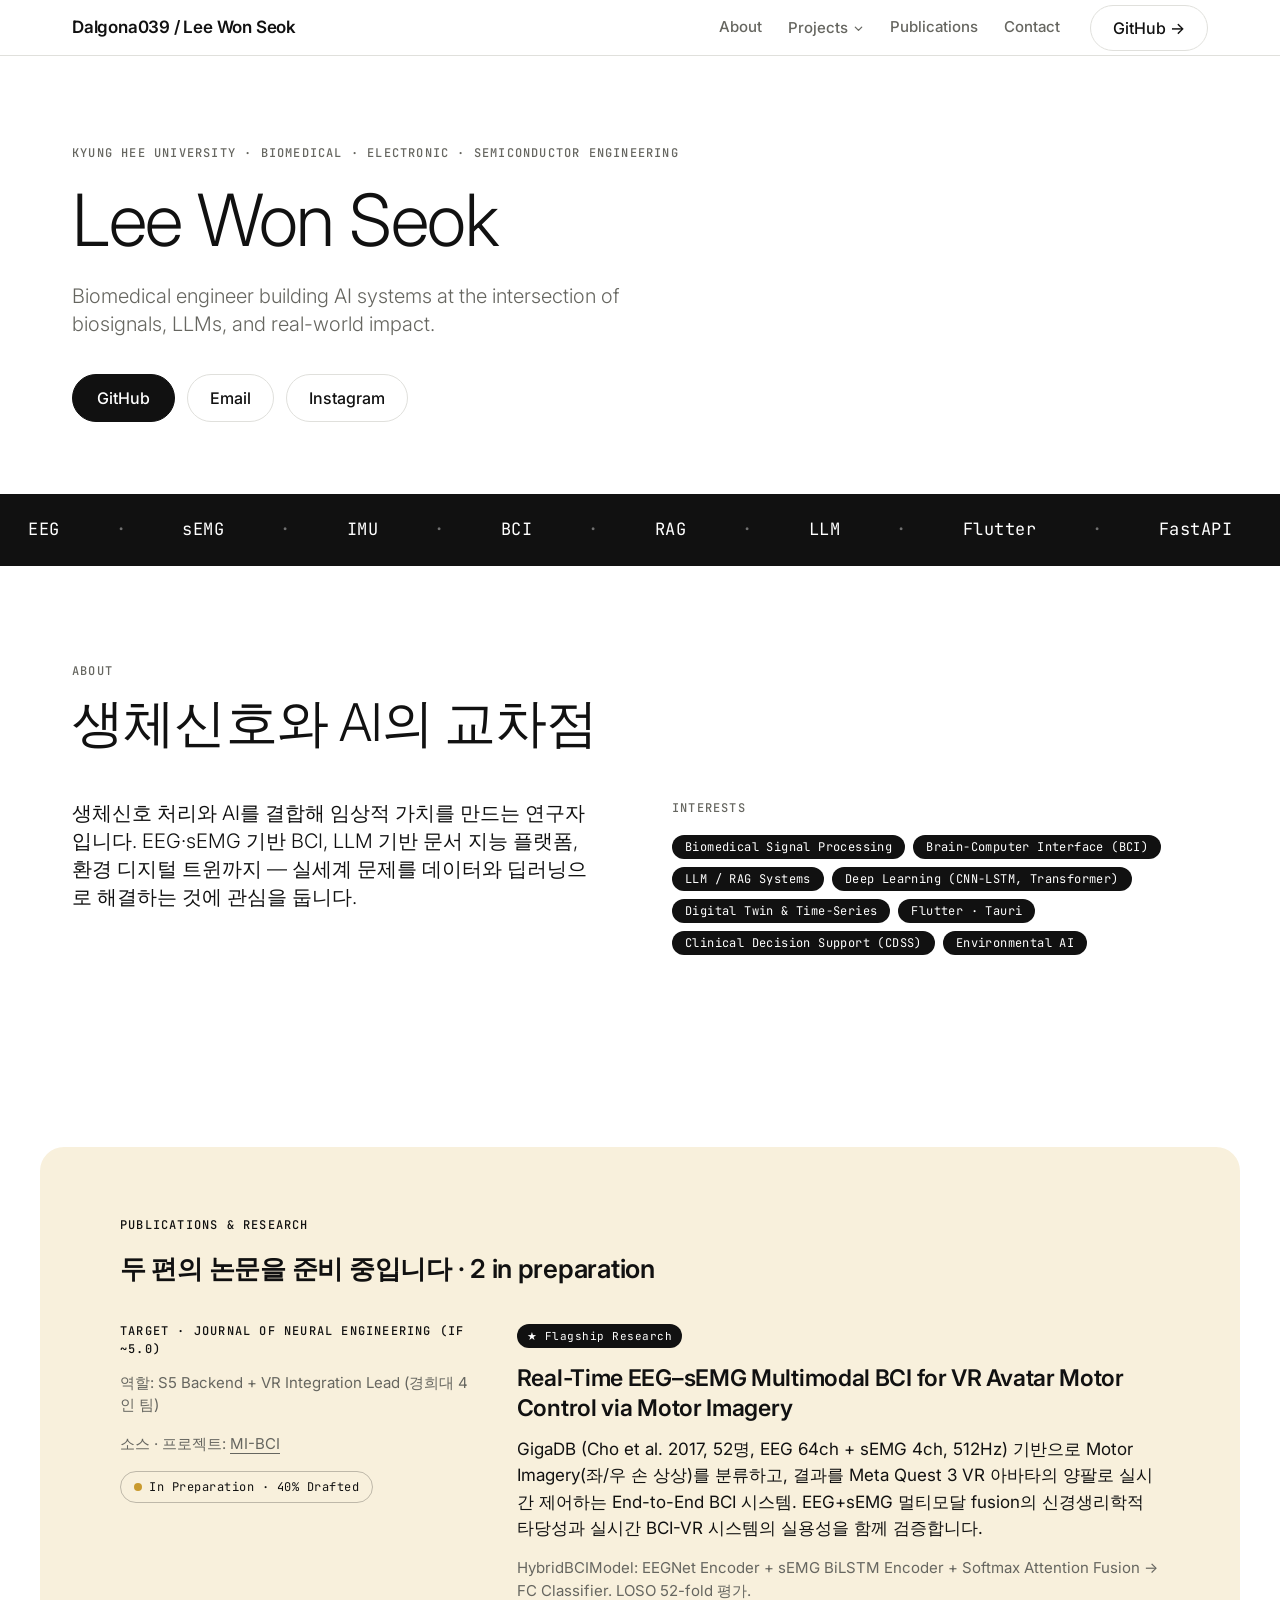
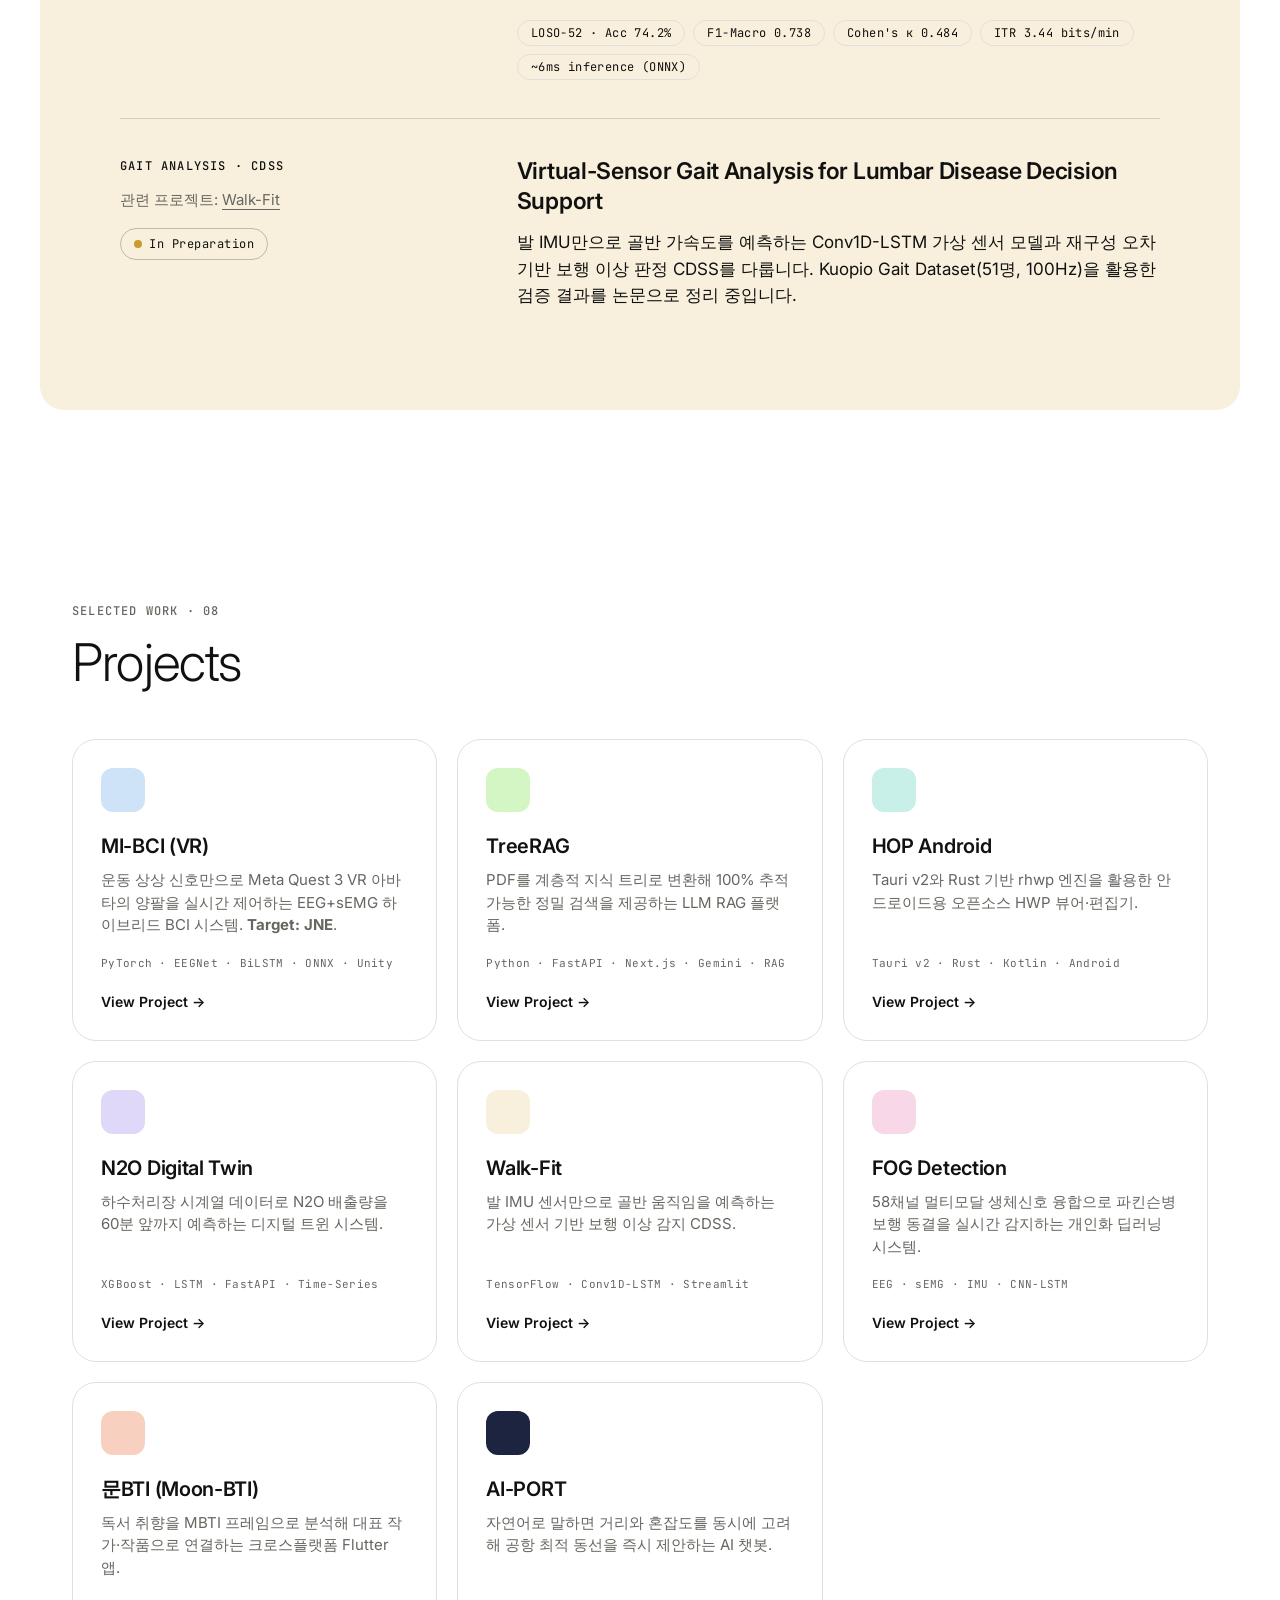
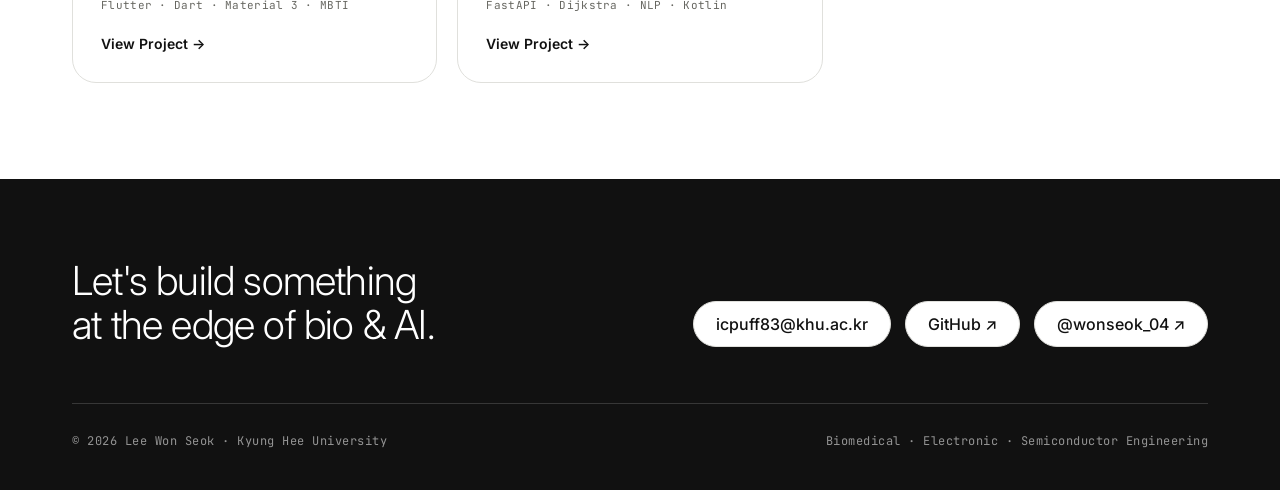
<file: index.html>
<!DOCTYPE html>
<html lang="en">
<head>
<meta charset="UTF-8">
<meta name="viewport" content="width=device-width, initial-scale=1.0">
<title>Lee Won Seok — Biomedical Engineer</title>
<meta name="description" content="Biomedical engineer building AI systems at the intersection of biosignals, LLMs, and real-world impact.">
<link rel="stylesheet" href="assets/style.css">
</head>
<body>

<!-- ===================== NAV ===================== -->
<nav class="nav" id="nav">
  <div class="nav-inner">
    <a href="index.html" class="nav-brand">Dalgona039 / Lee Won Seok</a>
    <button class="nav-toggle" id="navToggle" aria-label="Menu"><span></span><span></span><span></span></button>
    <div class="nav-links">
      <a href="#about" class="nav-link">About</a>
      <div class="nav-drop" id="projDrop">
        <a href="#projects" class="nav-link" id="projDropBtn">Projects
          <svg width="11" height="11" viewBox="0 0 12 12" fill="none"><path d="M2.5 4.5L6 8l3.5-3.5" stroke="currentColor" stroke-width="1.4" stroke-linecap="round" stroke-linejoin="round"/></svg>
        </a>
        <div class="nav-drop-menu">
          <a href="projects/mi-bci/index.html"><span class="dot" style="background:var(--block-sky)"></span>MI-BCI (VR)</a>
          <a href="projects/tree-rag/index.html"><span class="dot" style="background:var(--block-lime)"></span>TreeRAG</a>
          <a href="projects/hop-android/index.html"><span class="dot" style="background:var(--block-mint)"></span>HOP Android</a>
          <a href="projects/ai-festival/index.html"><span class="dot" style="background:var(--block-lilac)"></span>N2O Digital Twin</a>
          <a href="projects/gait-analysis/index.html"><span class="dot" style="background:var(--block-cream)"></span>Walk-Fit</a>
          <a href="projects/fog-detection/index.html"><span class="dot" style="background:var(--block-pink)"></span>FOG Detection</a>
          <a href="projects/moon-bti/index.html"><span class="dot" style="background:var(--block-coral)"></span>Moon-BTI</a>
          <a href="projects/ai-port/index.html"><span class="dot" style="background:var(--block-navy)"></span>AI-PORT</a>
        </div>
      </div>
      <a href="#publications" class="nav-link">Publications</a>
      <a href="#contact" class="nav-link">Contact</a>
      <a href="https://github.com/dalgona039" target="_blank" rel="noopener" class="btn btn-secondary nav-cta">GitHub →</a>
    </div>
  </div>
</nav>

<!-- ===================== HERO ===================== -->
<header class="hero">
  <div class="wrap">
    <span class="eyebrow">Kyung Hee University · Biomedical · Electronic · Semiconductor Engineering</span>
    <h1 class="display-xl">Lee Won Seok</h1>
    <p class="hero-lead body-lg">Biomedical engineer building AI systems at the intersection of biosignals, LLMs, and real-world impact.</p>
    <div class="hero-actions">
      <a href="https://github.com/dalgona039" target="_blank" rel="noopener" class="btn btn-primary">GitHub</a>
      <a href="mailto:icpuff83@khu.ac.kr" class="btn btn-secondary">Email</a>
      <a href="https://instagram.com/wonseok_04" target="_blank" rel="noopener" class="btn btn-secondary">Instagram</a>
    </div>
  </div>
</header>

<!-- ===================== MARQUEE ===================== -->
<div class="marquee" aria-hidden="true">
  <div class="marquee-track">
    <span class="marquee-item">EEG</span><span class="marquee-item dim">·</span>
    <span class="marquee-item">sEMG</span><span class="marquee-item dim">·</span>
    <span class="marquee-item">IMU</span><span class="marquee-item dim">·</span>
    <span class="marquee-item">BCI</span><span class="marquee-item dim">·</span>
    <span class="marquee-item">RAG</span><span class="marquee-item dim">·</span>
    <span class="marquee-item">LLM</span><span class="marquee-item dim">·</span>
    <span class="marquee-item">Flutter</span><span class="marquee-item dim">·</span>
    <span class="marquee-item">FastAPI</span><span class="marquee-item dim">·</span>
    <span class="marquee-item">PyTorch</span><span class="marquee-item dim">·</span>
    <span class="marquee-item">TensorFlow</span><span class="marquee-item dim">·</span>
    <span class="marquee-item">Tauri</span><span class="marquee-item dim">·</span>
    <span class="marquee-item">Dijkstra</span><span class="marquee-item dim">·</span>
    <!-- duplicate for seamless loop -->
    <span class="marquee-item">EEG</span><span class="marquee-item dim">·</span>
    <span class="marquee-item">sEMG</span><span class="marquee-item dim">·</span>
    <span class="marquee-item">IMU</span><span class="marquee-item dim">·</span>
    <span class="marquee-item">BCI</span><span class="marquee-item dim">·</span>
    <span class="marquee-item">RAG</span><span class="marquee-item dim">·</span>
    <span class="marquee-item">LLM</span><span class="marquee-item dim">·</span>
    <span class="marquee-item">Flutter</span><span class="marquee-item dim">·</span>
    <span class="marquee-item">FastAPI</span><span class="marquee-item dim">·</span>
    <span class="marquee-item">PyTorch</span><span class="marquee-item dim">·</span>
    <span class="marquee-item">TensorFlow</span><span class="marquee-item dim">·</span>
    <span class="marquee-item">Tauri</span><span class="marquee-item dim">·</span>
    <span class="marquee-item">Dijkstra</span><span class="marquee-item dim">·</span>
  </div>
</div>

<!-- ===================== ABOUT ===================== -->
<section class="section" id="about">
  <div class="wrap">
    <div class="section-head">
      <span class="eyebrow">About</span>
      <h2 class="display-lg">생체신호와 AI의 교차점</h2>
    </div>
    <div class="about-grid">
      <div class="about-bio">
        <p class="body-lg">생체신호 처리와 AI를 결합해 임상적 가치를 만드는 연구자입니다. EEG·sEMG 기반 BCI, LLM 기반 문서 지능 플랫폼, 환경 디지털 트윈까지 — 실세계 문제를 데이터와 딥러닝으로 해결하는 것에 관심을 둡니다.</p>
      </div>
      <div class="about-interests">
        <span class="eyebrow interests-title">Interests</span>
        <div class="tags">
          <span class="tag">Biomedical Signal Processing</span>
          <span class="tag">Brain-Computer Interface (BCI)</span>
          <span class="tag">LLM / RAG Systems</span>
          <span class="tag">Deep Learning (CNN-LSTM, Transformer)</span>
          <span class="tag">Digital Twin &amp; Time-Series</span>
          <span class="tag">Flutter · Tauri</span>
          <span class="tag">Clinical Decision Support (CDSS)</span>
          <span class="tag">Environmental AI</span>
        </div>
      </div>
    </div>
  </div>
</section>

<!-- ===================== PUBLICATIONS ===================== -->
<section class="block block-cream" id="publications">
  <div class="block-inner">
    <span class="eyebrow">Publications &amp; Research</span>
    <h2 class="headline mt-s mb-m">두 편의 논문을 준비 중입니다 · 2 in preparation</h2>

    <div class="pub-list">

      <!-- Featured: BCI-VR -->
      <article class="pub-item">
        <div class="pub-side">
          <span class="eyebrow">Target · Journal of Neural Engineering (IF ~5.0)</span>
          <p class="body-sm ink-soft">역할: S5 Backend + VR Integration Lead (경희대 4인 팀)</p>
          <p class="body-sm ink-soft mt-s">소스 · 프로젝트: <a href="projects/mi-bci/index.html" style="border-bottom:1px solid currentColor;">MI-BCI</a></p>
          <div class="pub-status mt-s"><span class="dot"></span>In Preparation · 40% Drafted</div>
        </div>
        <div class="pub-main">
          <span class="pub-flag">★ Flagship Research</span>
          <h3>Real-Time EEG–sEMG Multimodal BCI for VR Avatar Motor Control via Motor Imagery</h3>
          <p class="body">GigaDB (Cho et al. 2017, 52명, EEG 64ch + sEMG 4ch, 512Hz) 기반으로 Motor Imagery(좌/우 손 상상)를 분류하고, 결과를 Meta Quest 3 VR 아바타의 양팔로 실시간 제어하는 End-to-End BCI 시스템. EEG+sEMG 멀티모달 fusion의 신경생리학적 타당성과 실시간 BCI-VR 시스템의 실용성을 함께 검증합니다.</p>
          <p class="body-sm ink-soft mt-s">HybridBCIModel: EEGNet Encoder + sEMG BiLSTM Encoder + Softmax Attention Fusion → FC Classifier. LOSO 52-fold 평가.</p>
          <div class="pub-metrics">
            <span class="tag tag-soft">LOSO-52 · Acc 74.2%</span>
            <span class="tag tag-soft">F1-Macro 0.738</span>
            <span class="tag tag-soft">Cohen's κ 0.484</span>
            <span class="tag tag-soft">ITR 3.44 bits/min</span>
            <span class="tag tag-soft">~6ms inference (ONNX)</span>
          </div>
        </div>
      </article>

      <!-- Walk-Fit -->
      <article class="pub-item">
        <div class="pub-side">
          <span class="eyebrow">Gait Analysis · CDSS</span>
          <p class="body-sm ink-soft">관련 프로젝트: <a href="projects/gait-analysis/index.html" style="border-bottom:1px solid currentColor;">Walk-Fit</a></p>
          <div class="pub-status mt-s"><span class="dot"></span>In Preparation</div>
        </div>
        <div class="pub-main">
          <h3>Virtual-Sensor Gait Analysis for Lumbar Disease Decision Support</h3>
          <p class="body">발 IMU만으로 골반 가속도를 예측하는 Conv1D-LSTM 가상 센서 모델과 재구성 오차 기반 보행 이상 판정 CDSS를 다룹니다. Kuopio Gait Dataset(51명, 100Hz)을 활용한 검증 결과를 논문으로 정리 중입니다.</p>
        </div>
      </article>

    </div>
  </div>
</section>

<!-- ===================== PROJECTS ===================== -->
<section class="section" id="projects">
  <div class="wrap">
    <div class="section-head">
      <span class="eyebrow">Selected Work · 08</span>
      <h2 class="display-lg">Projects</h2>
    </div>
    <div class="proj-grid">

      <a href="projects/mi-bci/index.html" class="proj-card">
        <span class="swatch" style="background:var(--block-sky)"></span>
        <h3>MI-BCI (VR)</h3>
        <p class="proj-desc">운동 상상 신호만으로 Meta Quest 3 VR 아바타의 양팔을 실시간 제어하는 EEG+sEMG 하이브리드 BCI 시스템. <strong>Target: JNE</strong>.</p>
        <p class="proj-tags">PyTorch · EEGNet · BiLSTM · ONNX · Unity</p>
        <span class="proj-link">View Project →</span>
      </a>

      <a href="projects/tree-rag/index.html" class="proj-card">
        <span class="swatch" style="background:var(--block-lime)"></span>
        <h3>TreeRAG</h3>
        <p class="proj-desc">PDF를 계층적 지식 트리로 변환해 100% 추적 가능한 정밀 검색을 제공하는 LLM RAG 플랫폼.</p>
        <p class="proj-tags">Python · FastAPI · Next.js · Gemini · RAG</p>
        <span class="proj-link">View Project →</span>
      </a>

      <a href="projects/hop-android/index.html" class="proj-card">
        <span class="swatch" style="background:var(--block-mint)"></span>
        <h3>HOP Android</h3>
        <p class="proj-desc">Tauri v2와 Rust 기반 rhwp 엔진을 활용한 안드로이드용 오픈소스 HWP 뷰어·편집기.</p>
        <p class="proj-tags">Tauri v2 · Rust · Kotlin · Android</p>
        <span class="proj-link">View Project →</span>
      </a>

      <a href="projects/ai-festival/index.html" class="proj-card">
        <span class="swatch" style="background:var(--block-lilac)"></span>
        <h3>N2O Digital Twin</h3>
        <p class="proj-desc">하수처리장 시계열 데이터로 N2O 배출량을 60분 앞까지 예측하는 디지털 트윈 시스템.</p>
        <p class="proj-tags">XGBoost · LSTM · FastAPI · Time-Series</p>
        <span class="proj-link">View Project →</span>
      </a>

      <a href="projects/gait-analysis/index.html" class="proj-card">
        <span class="swatch" style="background:var(--block-cream)"></span>
        <h3>Walk-Fit</h3>
        <p class="proj-desc">발 IMU 센서만으로 골반 움직임을 예측하는 가상 센서 기반 보행 이상 감지 CDSS.</p>
        <p class="proj-tags">TensorFlow · Conv1D-LSTM · Streamlit</p>
        <span class="proj-link">View Project →</span>
      </a>

      <a href="projects/fog-detection/index.html" class="proj-card">
        <span class="swatch" style="background:var(--block-pink)"></span>
        <h3>FOG Detection</h3>
        <p class="proj-desc">58채널 멀티모달 생체신호 융합으로 파킨슨병 보행 동결을 실시간 감지하는 개인화 딥러닝 시스템.</p>
        <p class="proj-tags">EEG · sEMG · IMU · CNN-LSTM</p>
        <span class="proj-link">View Project →</span>
      </a>

      <a href="projects/moon-bti/index.html" class="proj-card">
        <span class="swatch" style="background:var(--block-coral)"></span>
        <h3>문BTI (Moon-BTI)</h3>
        <p class="proj-desc">독서 취향을 MBTI 프레임으로 분석해 대표 작가·작품으로 연결하는 크로스플랫폼 Flutter 앱.</p>
        <p class="proj-tags">Flutter · Dart · Material 3 · MBTI</p>
        <span class="proj-link">View Project →</span>
      </a>

      <a href="projects/ai-port/index.html" class="proj-card">
        <span class="swatch" style="background:var(--block-navy)"></span>
        <h3>AI-PORT</h3>
        <p class="proj-desc">자연어로 말하면 거리와 혼잡도를 동시에 고려해 공항 최적 동선을 즉시 제안하는 AI 챗봇.</p>
        <p class="proj-tags">FastAPI · Dijkstra · NLP · Kotlin</p>
        <span class="proj-link">View Project →</span>
      </a>

    </div>
  </div>
</section>

<!-- ===================== FOOTER ===================== -->
<footer class="footer" id="contact">
  <div class="wrap">
    <div class="footer-top">
      <h2>Let's build something<br>at the edge of bio &amp; AI.</h2>
      <div class="footer-links">
        <a href="mailto:icpuff83@khu.ac.kr" class="btn btn-secondary">icpuff83@khu.ac.kr</a>
        <a href="https://github.com/dalgona039" target="_blank" rel="noopener" class="btn btn-secondary">GitHub ↗</a>
        <a href="https://instagram.com/wonseok_04" target="_blank" rel="noopener" class="btn btn-secondary">@wonseok_04 ↗</a>
      </div>
    </div>
    <div class="footer-bottom">
      <span>© 2026 Lee Won Seok · Kyung Hee University</span>
      <span>Biomedical · Electronic · Semiconductor Engineering</span>
    </div>
  </div>
</footer>

<script>
  // Mobile nav toggle + projects dropdown
  (function () {
    var nav = document.getElementById('nav');
    var toggle = document.getElementById('navToggle');
    var drop = document.getElementById('projDrop');
    var dropBtn = document.getElementById('projDropBtn');

    toggle.addEventListener('click', function () { nav.classList.toggle('open'); });

    dropBtn.addEventListener('click', function (e) {
      if (window.matchMedia('(max-width: 880px)').matches) {
        e.preventDefault();
        drop.classList.toggle('open');
      }
    });
    dropBtn.addEventListener('keydown', function (e) {
      if (e.key === 'Enter' || e.key === ' ') { e.preventDefault(); drop.classList.toggle('open'); }
    });

    // close mobile menu when a link is tapped
    nav.querySelectorAll('.nav-links a').forEach(function (a) {
      a.addEventListener('click', function () { nav.classList.remove('open'); });
    });
  })();
</script>

</body>
</html>
</file>
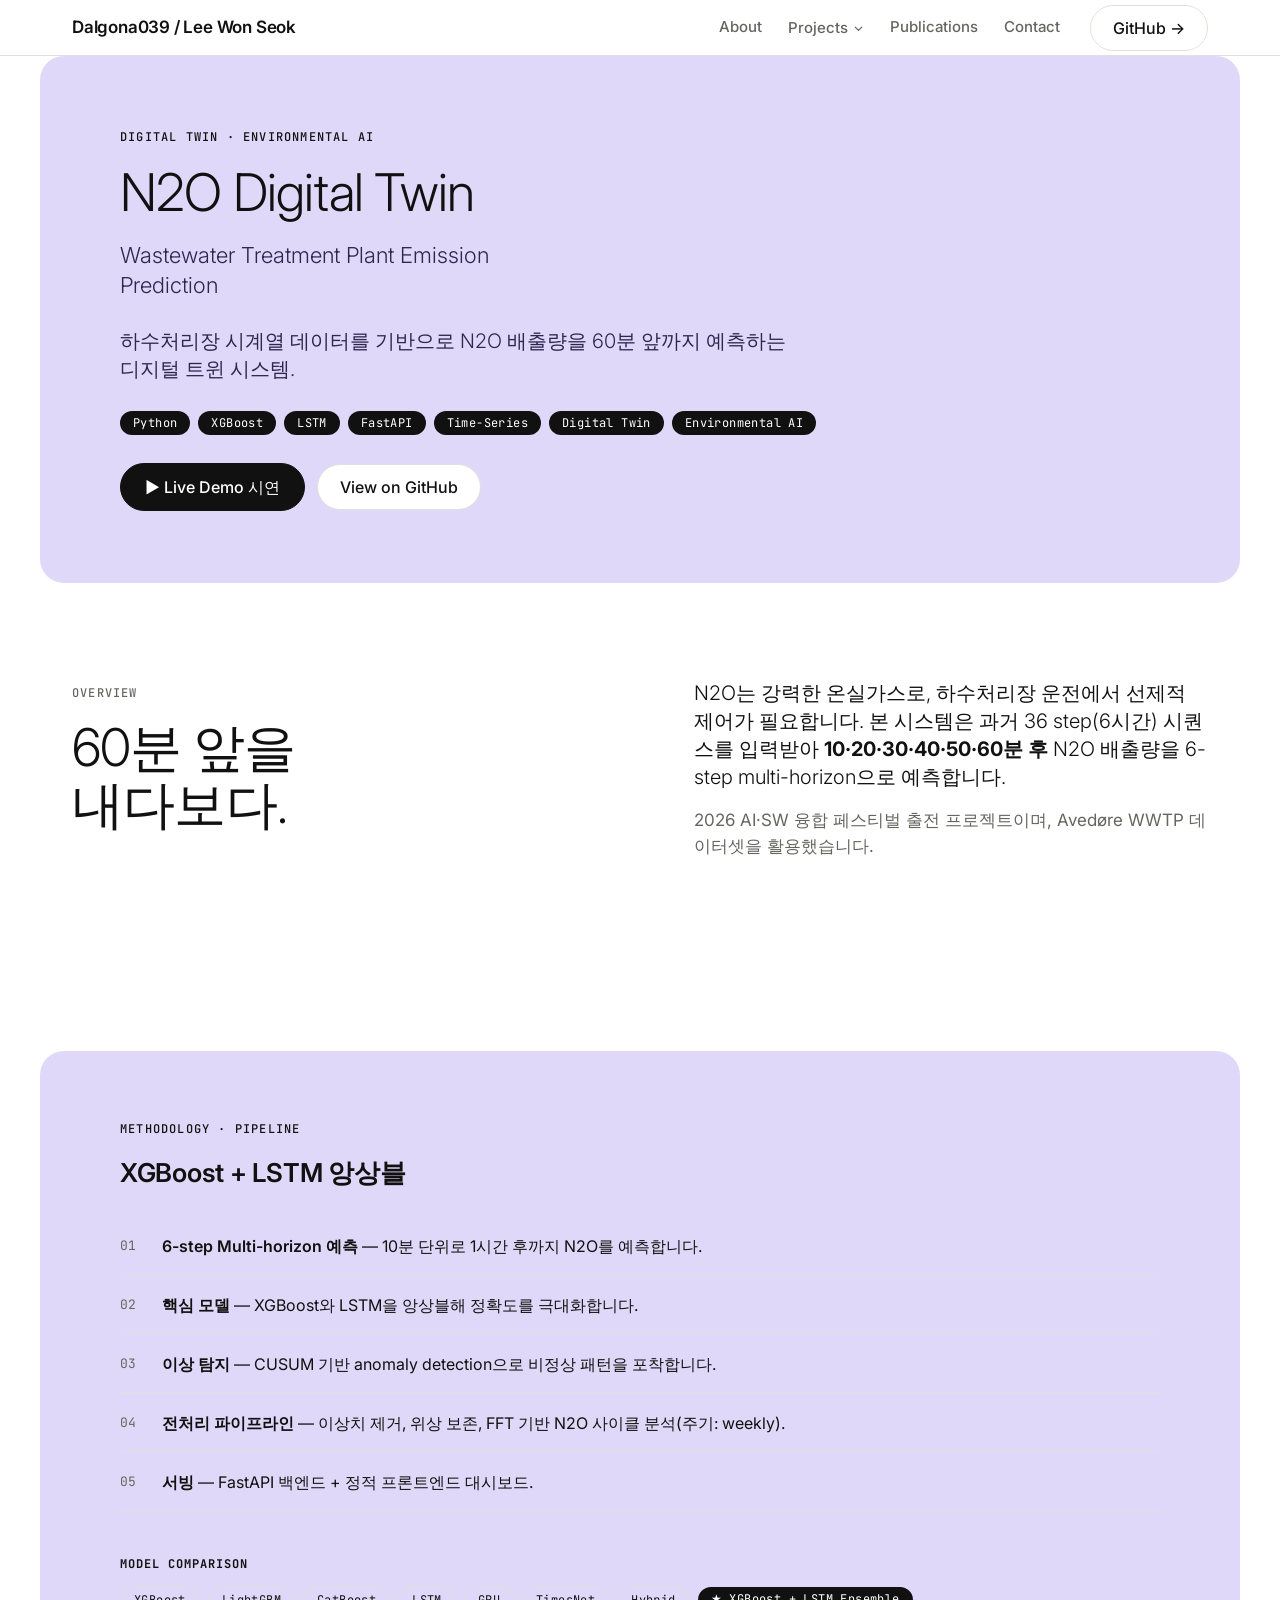
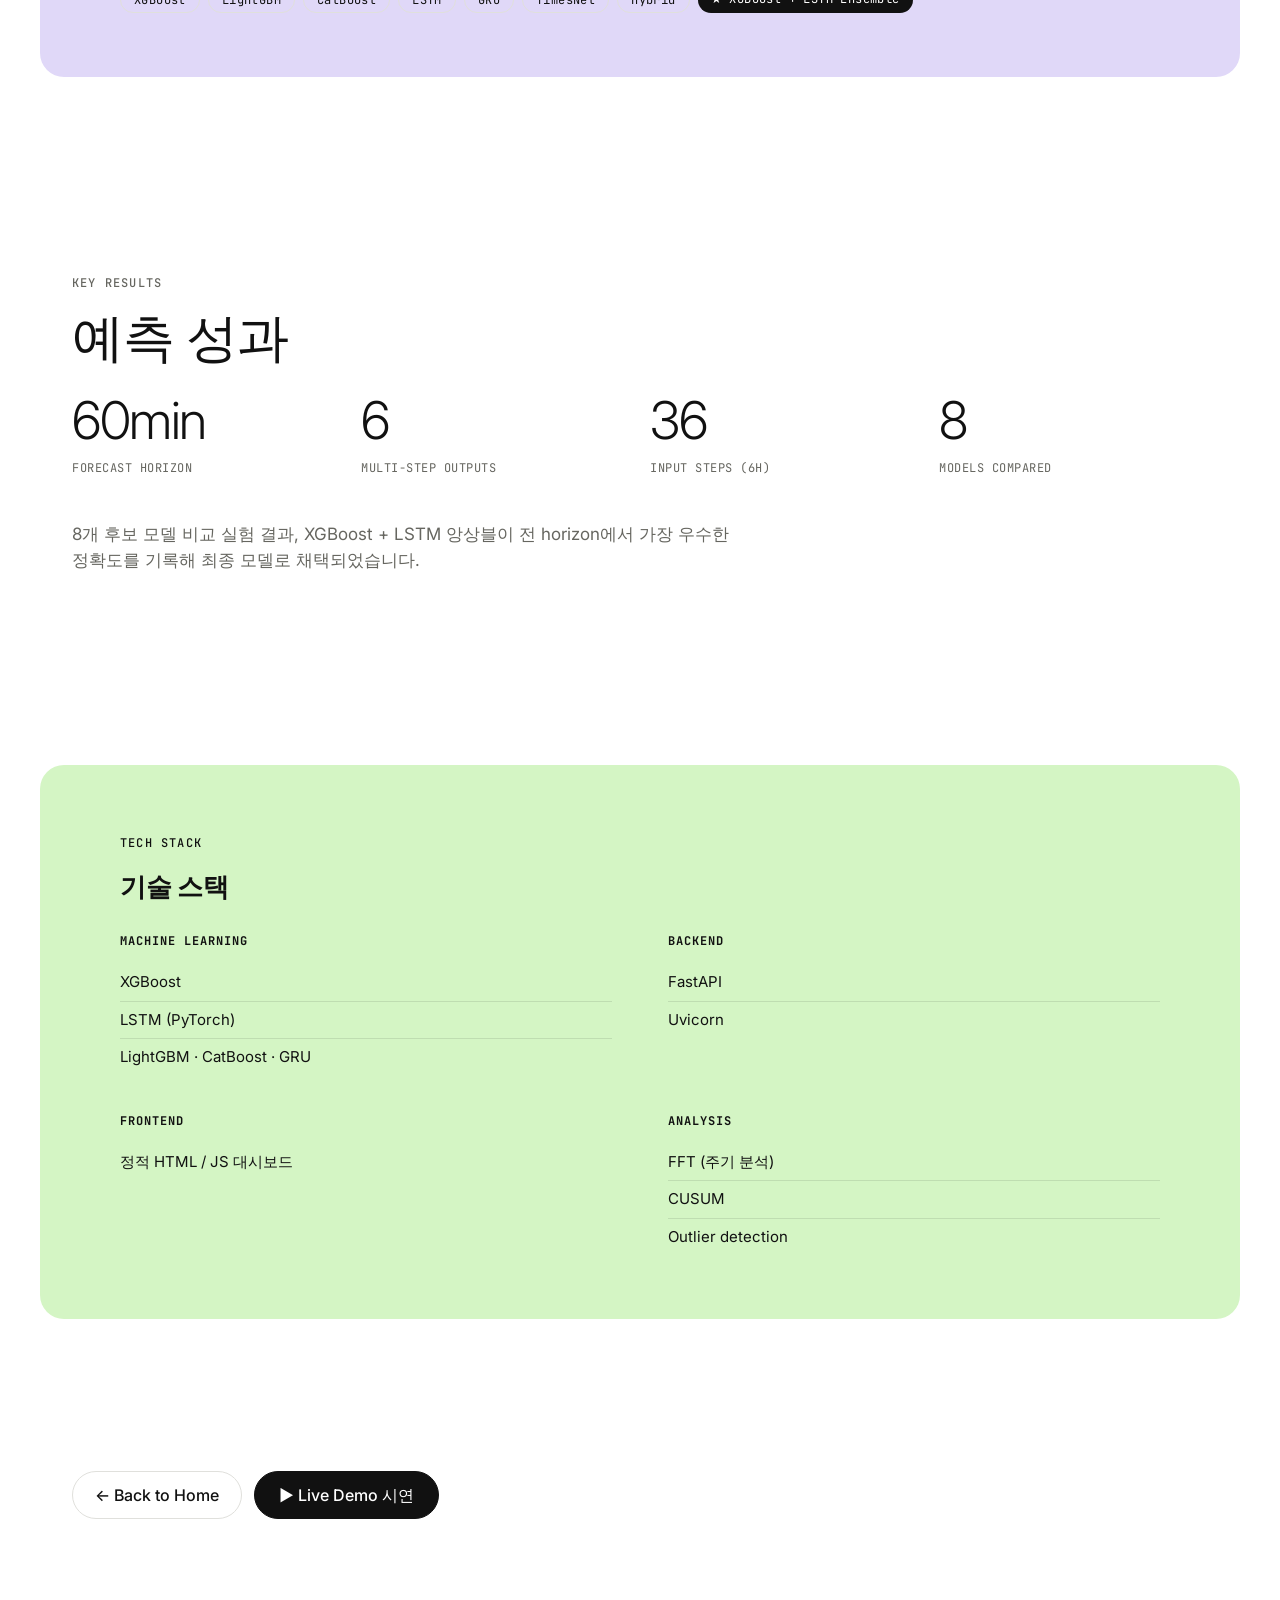
<file: projects/ai-festival/index.html>
<!DOCTYPE html>
<html lang="en">
<head>
<meta charset="UTF-8">
<meta name="viewport" content="width=device-width, initial-scale=1.0">
<title>N2O Digital Twin — WWTP Emission Prediction</title>
<meta name="description" content="하수처리장 시계열 데이터를 기반으로 N2O 배출량을 60분 앞까지 예측하는 디지털 트윈 시스템.">
<link rel="stylesheet" href="../../assets/style.css">
</head>
<body>

<nav class="nav" id="nav">
  <div class="nav-inner">
    <a href="../../index.html" class="nav-brand">Dalgona039 / Lee Won Seok</a>
    <button class="nav-toggle" id="navToggle" aria-label="Menu"><span></span><span></span><span></span></button>
    <div class="nav-links">
      <a href="../../index.html#about" class="nav-link">About</a>
      <div class="nav-drop" id="projDrop">
        <span class="nav-link" id="projDropBtn" role="button" tabindex="0">Projects
          <svg width="11" height="11" viewBox="0 0 12 12" fill="none"><path d="M2.5 4.5L6 8l3.5-3.5" stroke="currentColor" stroke-width="1.4" stroke-linecap="round" stroke-linejoin="round"/></svg>
        </span>
        <div class="nav-drop-menu">
          <a href="../mi-bci/index.html"><span class="dot" style="background:var(--block-sky)"></span>MI-BCI (VR)</a>
          <a href="../tree-rag/index.html"><span class="dot" style="background:var(--block-lime)"></span>TreeRAG</a>
          <a href="../hop-android/index.html"><span class="dot" style="background:var(--block-mint)"></span>HOP Android</a>
          <a href="../ai-festival/index.html"><span class="dot" style="background:var(--block-lilac)"></span>N2O Digital Twin</a>
          <a href="../gait-analysis/index.html"><span class="dot" style="background:var(--block-cream)"></span>Walk-Fit</a>
          <a href="../fog-detection/index.html"><span class="dot" style="background:var(--block-pink)"></span>FOG Detection</a>
          <a href="../moon-bti/index.html"><span class="dot" style="background:var(--block-coral)"></span>Moon-BTI</a>
          <a href="../ai-port/index.html"><span class="dot" style="background:var(--block-navy)"></span>AI-PORT</a>
        </div>
      </div>
      <a href="../../index.html#publications" class="nav-link">Publications</a>
      <a href="../../index.html#contact" class="nav-link">Contact</a>
      <a href="https://github.com/dalgona039" target="_blank" rel="noopener" class="btn btn-secondary nav-cta">GitHub →</a>
    </div>
  </div>
</nav>

<!-- HEADER -->
<header class="section proj-hero">
  <div class="block block-lilac" style="padding-top:0;padding-bottom:0;">
    <div class="block-inner">
      <span class="eyebrow">Digital Twin · Environmental AI</span>
      <h1 class="display-lg">N2O Digital Twin</h1>
      <p class="subhead lead" style="color:#2e2750;max-width:36ch;margin-bottom:26px;">Wastewater Treatment Plant Emission Prediction</p>
      <p class="body-lg" style="max-width:56ch;color:#2e2750;">하수처리장 시계열 데이터를 기반으로 N2O 배출량을 60분 앞까지 예측하는 디지털 트윈 시스템.</p>
      <div class="tags mt-m">
        <span class="tag">Python</span><span class="tag">XGBoost</span><span class="tag">LSTM</span>
        <span class="tag">FastAPI</span><span class="tag">Time-Series</span><span class="tag">Digital Twin</span><span class="tag">Environmental AI</span>
      </div>
      <div class="proj-hero-actions mt-m">
        <a href="demo.html" class="btn btn-primary">▶ Live Demo 시연</a>
        <a href="https://github.com/dalgona039/AI-Festival" target="_blank" rel="noopener" class="btn btn-secondary">View on GitHub</a>
      </div>
    </div>
  </div>
</header>

<!-- OVERVIEW -->
<section class="section">
  <div class="wrap">
    <div class="two-col">
      <div>
        <span class="eyebrow ink-soft">Overview</span>
        <h2 class="display-lg mt-s">60분 앞을<br>내다보다.</h2>
      </div>
      <div>
        <p class="body-lg">N2O는 강력한 온실가스로, 하수처리장 운전에서 선제적 제어가 필요합니다. 본 시스템은 과거 36 step(6시간) 시퀀스를 입력받아 <strong>10·20·30·40·50·60분 후</strong> N2O 배출량을 6-step multi-horizon으로 예측합니다.</p>
        <p class="body mt-s ink-soft">2026 AI·SW 융합 페스티벌 출전 프로젝트이며, Avedøre WWTP 데이터셋을 활용했습니다.</p>
      </div>
    </div>
  </div>
</section>

<!-- METHODOLOGY -->
<section class="block block-lilac">
  <div class="block-inner">
    <span class="eyebrow">Methodology · Pipeline</span>
    <h2 class="headline mt-s mb-m">XGBoost + LSTM 앙상블</h2>
    <ul class="feature-list">
      <li><span class="idx">01</span><span class="ft-body"><strong>6-step Multi-horizon 예측</strong> — 10분 단위로 1시간 후까지 N2O를 예측합니다.</span></li>
      <li><span class="idx">02</span><span class="ft-body"><strong>핵심 모델</strong> — XGBoost와 LSTM을 앙상블해 정확도를 극대화합니다.</span></li>
      <li><span class="idx">03</span><span class="ft-body"><strong>이상 탐지</strong> — CUSUM 기반 anomaly detection으로 비정상 패턴을 포착합니다.</span></li>
      <li><span class="idx">04</span><span class="ft-body"><strong>전처리 파이프라인</strong> — 이상치 제거, 위상 보존, FFT 기반 N2O 사이클 분석(주기: weekly).</span></li>
      <li><span class="idx">05</span><span class="ft-body"><strong>서빙</strong> — FastAPI 백엔드 + 정적 프론트엔드 대시보드.</span></li>
    </ul>
    <div class="mt-l">
      <h4 style="font-family:var(--font-mono);font-size:12px;letter-spacing:1px;text-transform:uppercase;margin-bottom:14px;">Model Comparison</h4>
      <div class="tags">
        <span class="tag tag-soft">XGBoost</span><span class="tag tag-soft">LightGBM</span><span class="tag tag-soft">CatBoost</span>
        <span class="tag tag-soft">LSTM</span><span class="tag tag-soft">GRU</span><span class="tag tag-soft">TimesNet</span>
        <span class="tag tag-soft">Hybrid</span><span class="tag">★ XGBoost + LSTM Ensemble</span>
      </div>
    </div>
  </div>
</section>

<!-- RESULTS -->
<section class="section">
  <div class="wrap">
    <span class="eyebrow ink-soft">Key Results</span>
    <h2 class="display-lg mt-s mb-m">예측 성과</h2>
    <div class="stats">
      <div class="stat"><div class="num">60min</div><div class="lbl">Forecast Horizon</div></div>
      <div class="stat"><div class="num">6</div><div class="lbl">Multi-step Outputs</div></div>
      <div class="stat"><div class="num">36</div><div class="lbl">Input Steps (6h)</div></div>
      <div class="stat"><div class="num">8</div><div class="lbl">Models Compared</div></div>
    </div>
    <p class="body mt-l ink-soft" style="max-width:60ch;">8개 후보 모델 비교 실험 결과, XGBoost + LSTM 앙상블이 전 horizon에서 가장 우수한 정확도를 기록해 최종 모델로 채택되었습니다.</p>
  </div>
</section>

<!-- TECH STACK -->
<section class="block block-lime">
  <div class="block-inner">
    <span class="eyebrow">Tech Stack</span>
    <h2 class="headline mt-s mb-m">기술 스택</h2>
    <div class="stack-grid">
      <div class="stack-col"><h4>Machine Learning</h4><ul><li>XGBoost</li><li>LSTM (PyTorch)</li><li>LightGBM · CatBoost · GRU</li></ul></div>
      <div class="stack-col"><h4>Backend</h4><ul><li>FastAPI</li><li>Uvicorn</li></ul></div>
      <div class="stack-col"><h4>Frontend</h4><ul><li>정적 HTML / JS 대시보드</li></ul></div>
      <div class="stack-col"><h4>Analysis</h4><ul><li>FFT (주기 분석)</li><li>CUSUM</li><li>Outlier detection</li></ul></div>
    </div>
  </div>
</section>

<!-- FOOT NAV -->
<section class="proj-foot">
  <div class="wrap">
    <div class="proj-foot-actions">
      <a href="../../index.html" class="btn btn-secondary">← Back to Home</a>
      <a href="demo.html" class="btn btn-primary">▶ Live Demo 시연</a>
    </div>
  </div>
</section>

<script src="../../assets/nav.js"></script>
</body>
</html>
</file>
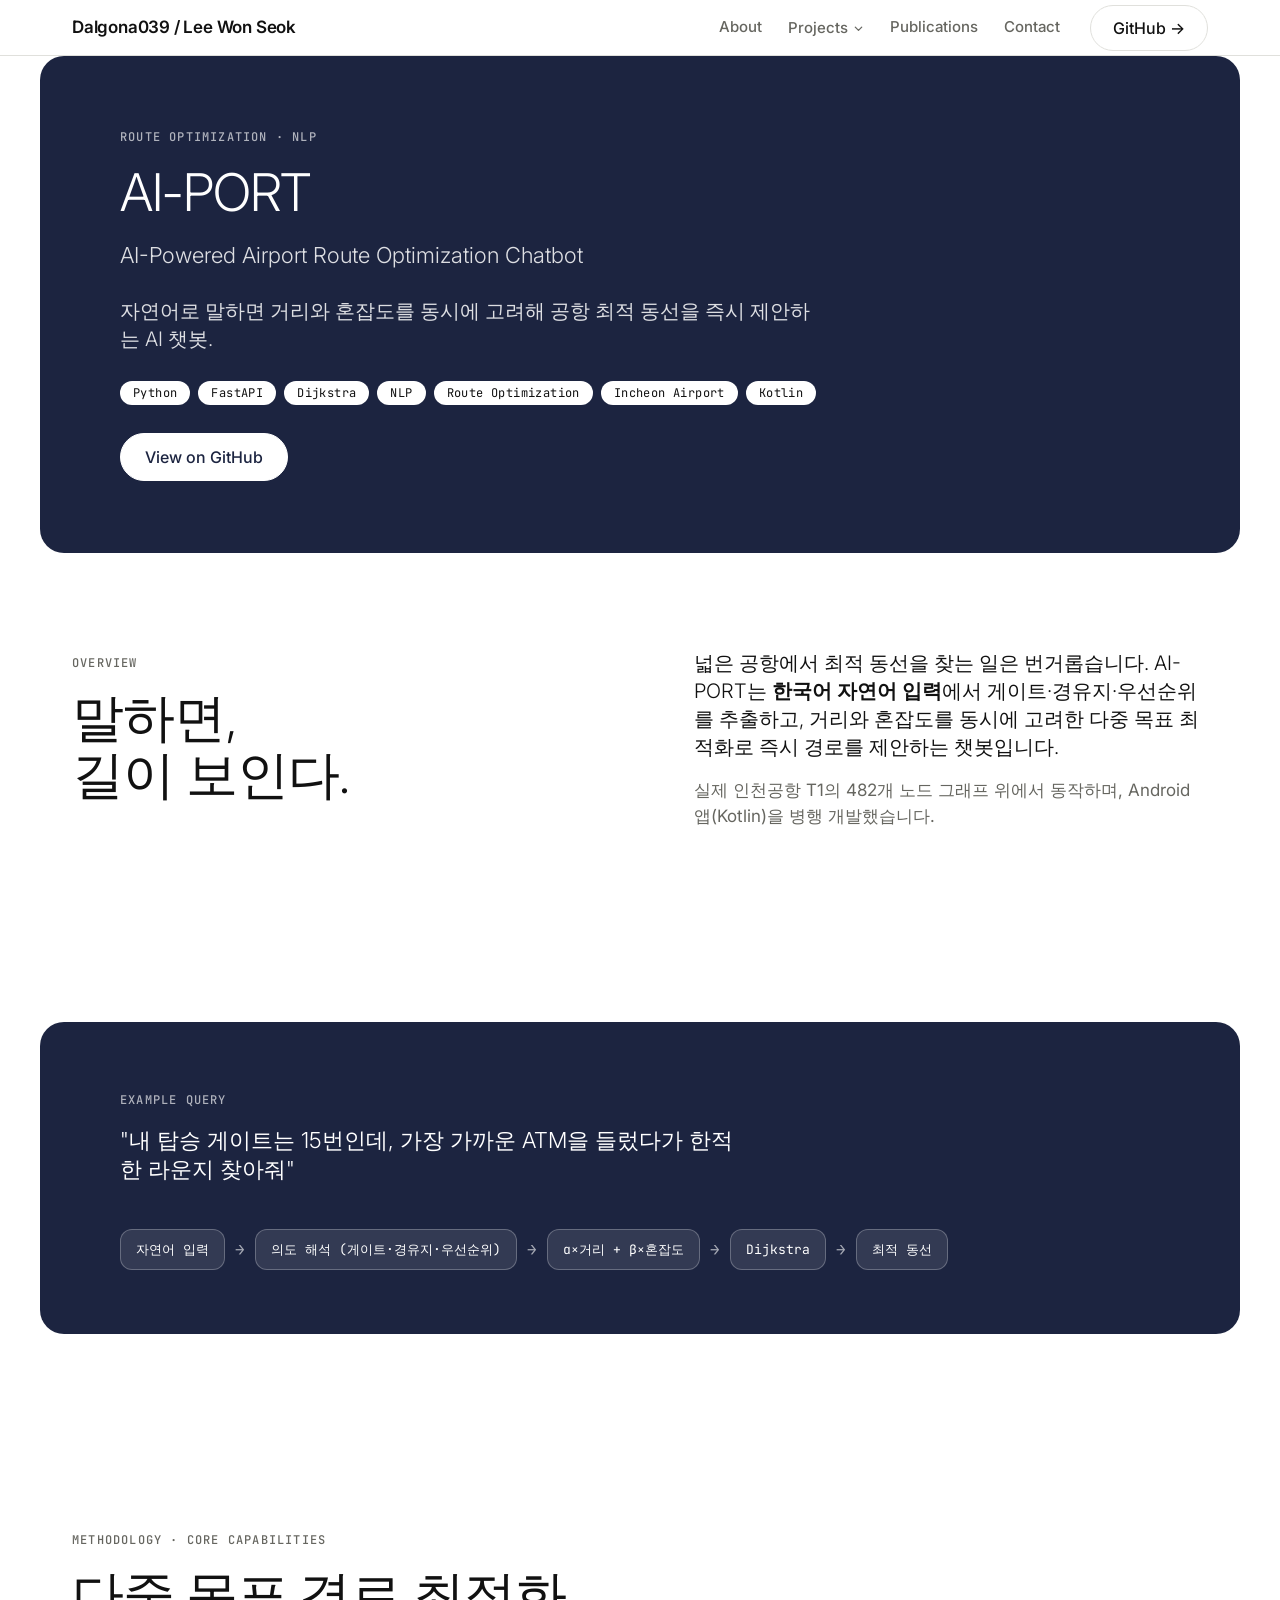
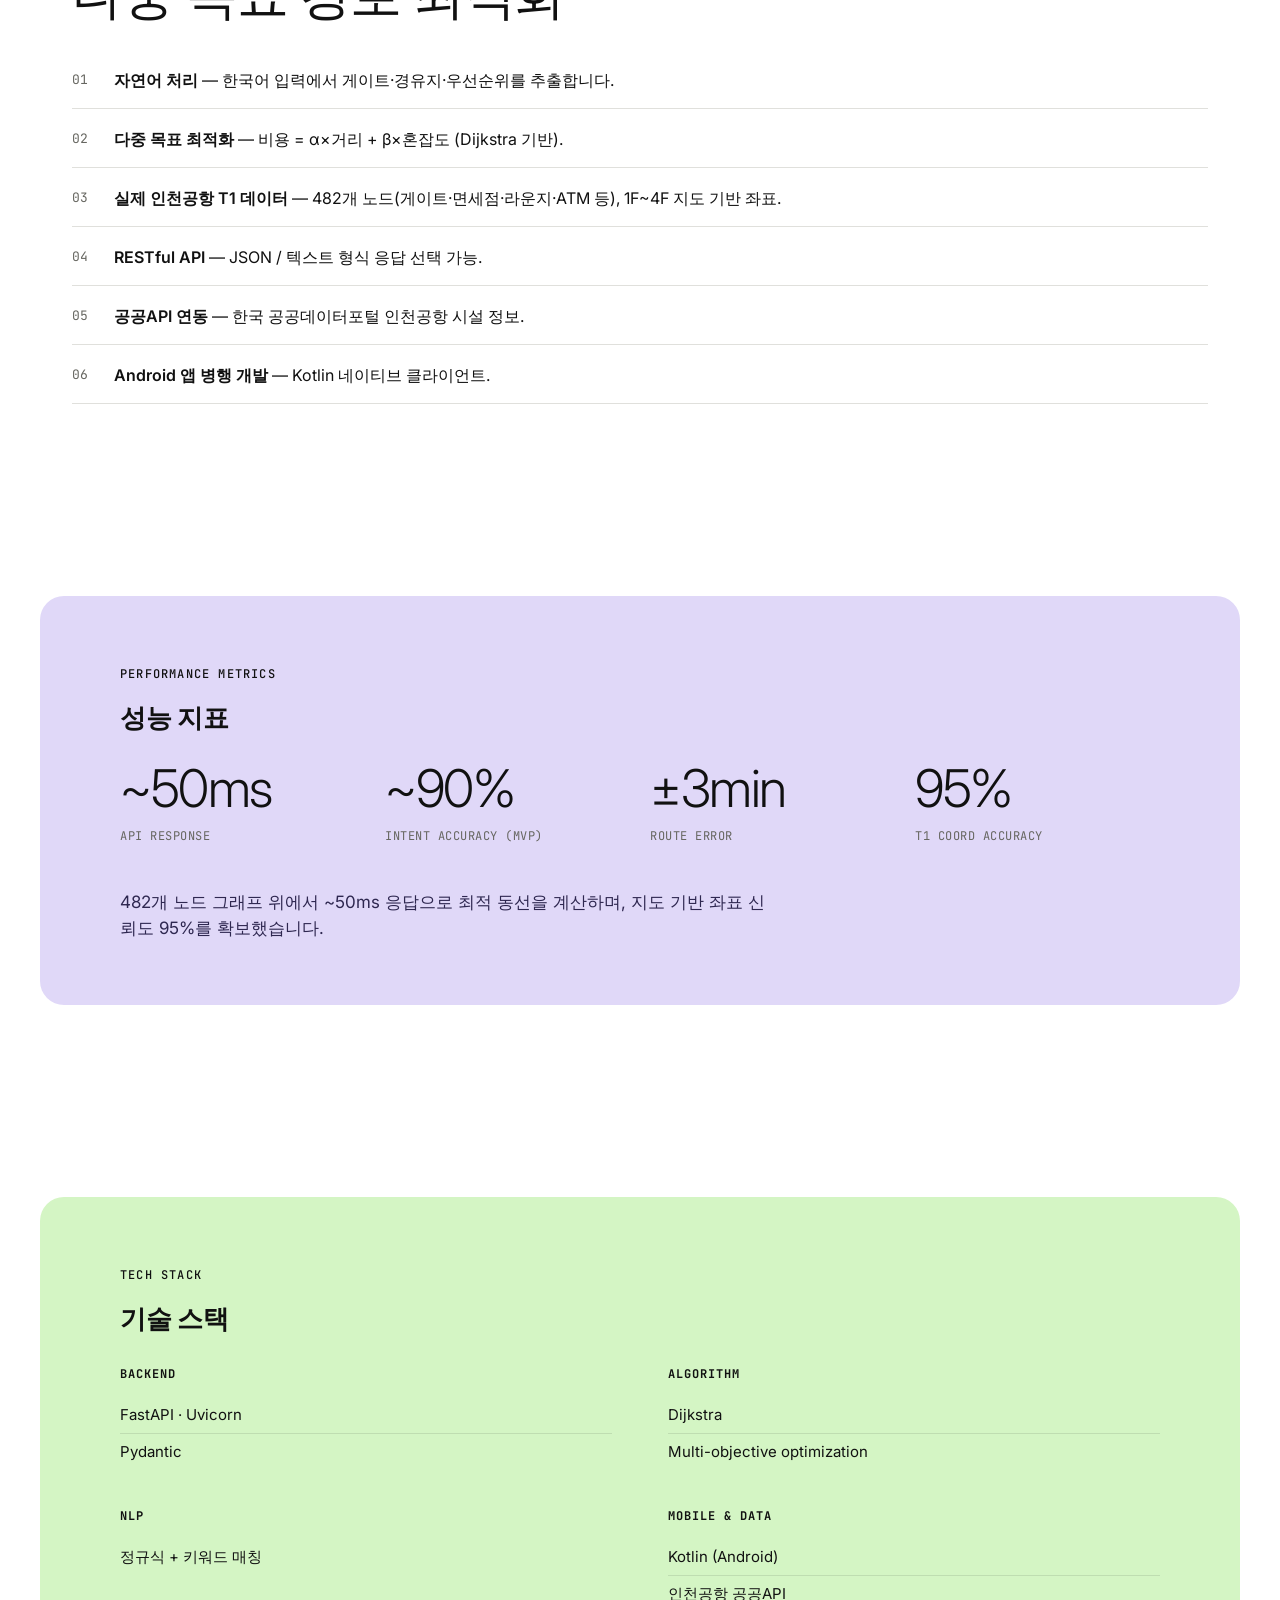
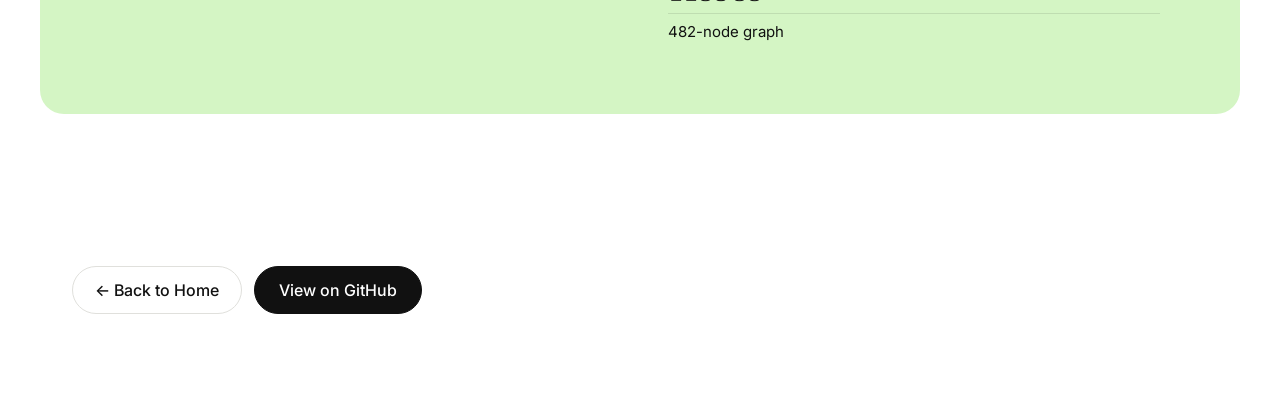
<file: projects/ai-port/index.html>
<!DOCTYPE html>
<html lang="en">
<head>
<meta charset="UTF-8">
<meta name="viewport" content="width=device-width, initial-scale=1.0">
<title>AI-PORT — AI-Powered Airport Route Optimization Chatbot</title>
<meta name="description" content="자연어로 말하면 거리와 혼잡도를 동시에 고려해 공항 최적 동선을 즉시 제안하는 AI 챗봇.">
<link rel="stylesheet" href="../../assets/style.css">
</head>
<body>

<nav class="nav" id="nav">
  <div class="nav-inner">
    <a href="../../index.html" class="nav-brand">Dalgona039 / Lee Won Seok</a>
    <button class="nav-toggle" id="navToggle" aria-label="Menu"><span></span><span></span><span></span></button>
    <div class="nav-links">
      <a href="../../index.html#about" class="nav-link">About</a>
      <div class="nav-drop" id="projDrop">
        <span class="nav-link" id="projDropBtn" role="button" tabindex="0">Projects
          <svg width="11" height="11" viewBox="0 0 12 12" fill="none"><path d="M2.5 4.5L6 8l3.5-3.5" stroke="currentColor" stroke-width="1.4" stroke-linecap="round" stroke-linejoin="round"/></svg>
        </span>
        <div class="nav-drop-menu">
          <a href="../mi-bci/index.html"><span class="dot" style="background:var(--block-sky)"></span>MI-BCI (VR)</a>
          <a href="../tree-rag/index.html"><span class="dot" style="background:var(--block-lime)"></span>TreeRAG</a>
          <a href="../hop-android/index.html"><span class="dot" style="background:var(--block-mint)"></span>HOP Android</a>
          <a href="../ai-festival/index.html"><span class="dot" style="background:var(--block-lilac)"></span>N2O Digital Twin</a>
          <a href="../gait-analysis/index.html"><span class="dot" style="background:var(--block-cream)"></span>Walk-Fit</a>
          <a href="../fog-detection/index.html"><span class="dot" style="background:var(--block-pink)"></span>FOG Detection</a>
          <a href="../moon-bti/index.html"><span class="dot" style="background:var(--block-coral)"></span>Moon-BTI</a>
          <a href="../ai-port/index.html"><span class="dot" style="background:var(--block-navy)"></span>AI-PORT</a>
        </div>
      </div>
      <a href="../../index.html#publications" class="nav-link">Publications</a>
      <a href="../../index.html#contact" class="nav-link">Contact</a>
      <a href="https://github.com/dalgona039" target="_blank" rel="noopener" class="btn btn-secondary nav-cta">GitHub →</a>
    </div>
  </div>
</nav>

<!-- HEADER -->
<header class="section proj-hero">
  <div class="block block-navy" style="padding-top:0;padding-bottom:0;">
    <div class="block-inner">
      <span class="eyebrow" style="color:rgba(255,255,255,.65);">Route Optimization · NLP</span>
      <h1 class="display-lg">AI-PORT</h1>
      <p class="subhead lead" style="color:rgba(255,255,255,.85);max-width:40ch;margin-bottom:26px;">AI-Powered Airport Route Optimization Chatbot</p>
      <p class="body-lg" style="max-width:58ch;color:rgba(255,255,255,.85);">자연어로 말하면 거리와 혼잡도를 동시에 고려해 공항 최적 동선을 즉시 제안하는 AI 챗봇.</p>
      <div class="tags mt-m">
        <span class="tag">Python</span><span class="tag">FastAPI</span><span class="tag">Dijkstra</span><span class="tag">NLP</span>
        <span class="tag">Route Optimization</span><span class="tag">Incheon Airport</span><span class="tag">Kotlin</span>
      </div>
      <div class="proj-hero-actions mt-m">
        <a href="https://github.com/dalgona039/ai-port" target="_blank" rel="noopener" class="btn btn-primary" style="background:#fff;color:#1C2440;border-color:#fff;">View on GitHub</a>
      </div>
    </div>
  </div>
</header>

<!-- OVERVIEW -->
<section class="section">
  <div class="wrap">
    <div class="two-col">
      <div>
        <span class="eyebrow ink-soft">Overview</span>
        <h2 class="display-lg mt-s">말하면,<br>길이 보인다.</h2>
      </div>
      <div>
        <p class="body-lg">넓은 공항에서 최적 동선을 찾는 일은 번거롭습니다. AI-PORT는 <strong>한국어 자연어 입력</strong>에서 게이트·경유지·우선순위를 추출하고, 거리와 혼잡도를 동시에 고려한 다중 목표 최적화로 즉시 경로를 제안하는 챗봇입니다.</p>
        <p class="body mt-s ink-soft">실제 인천공항 T1의 482개 노드 그래프 위에서 동작하며, Android 앱(Kotlin)을 병행 개발했습니다.</p>
      </div>
    </div>
  </div>
</section>

<!-- EXAMPLE -->
<section class="block block-navy">
  <div class="block-inner">
    <span class="eyebrow" style="color:rgba(255,255,255,.65);">Example Query</span>
    <p class="subhead mt-s" style="color:#fff;max-width:48ch;">"내 탑승 게이트는 15번인데, 가장 가까운 ATM을 들렀다가 한적한 라운지 찾아줘"</p>
    <div class="flow mt-l">
      <span class="node">자연어 입력</span><span class="arrow" style="color:rgba(255,255,255,.6);">→</span>
      <span class="node">의도 해석 (게이트·경유지·우선순위)</span><span class="arrow" style="color:rgba(255,255,255,.6);">→</span>
      <span class="node">α×거리 + β×혼잡도</span><span class="arrow" style="color:rgba(255,255,255,.6);">→</span>
      <span class="node">Dijkstra</span><span class="arrow" style="color:rgba(255,255,255,.6);">→</span>
      <span class="node">최적 동선</span>
    </div>
  </div>
</section>

<!-- METHODOLOGY -->
<section class="section">
  <div class="wrap">
    <span class="eyebrow ink-soft">Methodology · Core Capabilities</span>
    <h2 class="display-lg mt-s mb-m">다중 목표 경로 최적화</h2>
    <ul class="feature-list">
      <li><span class="idx">01</span><span class="ft-body"><strong>자연어 처리</strong> — 한국어 입력에서 게이트·경유지·우선순위를 추출합니다.</span></li>
      <li><span class="idx">02</span><span class="ft-body"><strong>다중 목표 최적화</strong> — 비용 = α×거리 + β×혼잡도 (Dijkstra 기반).</span></li>
      <li><span class="idx">03</span><span class="ft-body"><strong>실제 인천공항 T1 데이터</strong> — 482개 노드(게이트·면세점·라운지·ATM 등), 1F~4F 지도 기반 좌표.</span></li>
      <li><span class="idx">04</span><span class="ft-body"><strong>RESTful API</strong> — JSON / 텍스트 형식 응답 선택 가능.</span></li>
      <li><span class="idx">05</span><span class="ft-body"><strong>공공API 연동</strong> — 한국 공공데이터포털 인천공항 시설 정보.</span></li>
      <li><span class="idx">06</span><span class="ft-body"><strong>Android 앱 병행 개발</strong> — Kotlin 네이티브 클라이언트.</span></li>
    </ul>
  </div>
</section>

<!-- RESULTS -->
<section class="block block-lilac">
  <div class="block-inner">
    <span class="eyebrow">Performance Metrics</span>
    <h2 class="headline mt-s mb-m">성능 지표</h2>
    <div class="stats">
      <div class="stat"><div class="num">~50ms</div><div class="lbl">API Response</div></div>
      <div class="stat"><div class="num">~90%</div><div class="lbl">Intent Accuracy (MVP)</div></div>
      <div class="stat"><div class="num">±3min</div><div class="lbl">Route Error</div></div>
      <div class="stat"><div class="num">95%</div><div class="lbl">T1 Coord Accuracy</div></div>
    </div>
    <p class="body mt-l" style="max-width:60ch;color:#2e2750;">482개 노드 그래프 위에서 ~50ms 응답으로 최적 동선을 계산하며, 지도 기반 좌표 신뢰도 95%를 확보했습니다.</p>
  </div>
</section>

<!-- TECH STACK -->
<section class="block block-lime">
  <div class="block-inner">
    <span class="eyebrow">Tech Stack</span>
    <h2 class="headline mt-s mb-m">기술 스택</h2>
    <div class="stack-grid">
      <div class="stack-col"><h4>Backend</h4><ul><li>FastAPI · Uvicorn</li><li>Pydantic</li></ul></div>
      <div class="stack-col"><h4>Algorithm</h4><ul><li>Dijkstra</li><li>Multi-objective optimization</li></ul></div>
      <div class="stack-col"><h4>NLP</h4><ul><li>정규식 + 키워드 매칭</li></ul></div>
      <div class="stack-col"><h4>Mobile &amp; Data</h4><ul><li>Kotlin (Android)</li><li>인천공항 공공API</li><li>482-node graph</li></ul></div>
    </div>
  </div>
</section>

<!-- FOOT NAV -->
<section class="proj-foot">
  <div class="wrap">
    <div class="proj-foot-actions">
      <a href="../../index.html" class="btn btn-secondary">← Back to Home</a>
      <a href="https://github.com/dalgona039/ai-port" target="_blank" rel="noopener" class="btn btn-primary">View on GitHub</a>
    </div>
  </div>
</section>

<script src="../../assets/nav.js"></script>
</body>
</html>
</file>
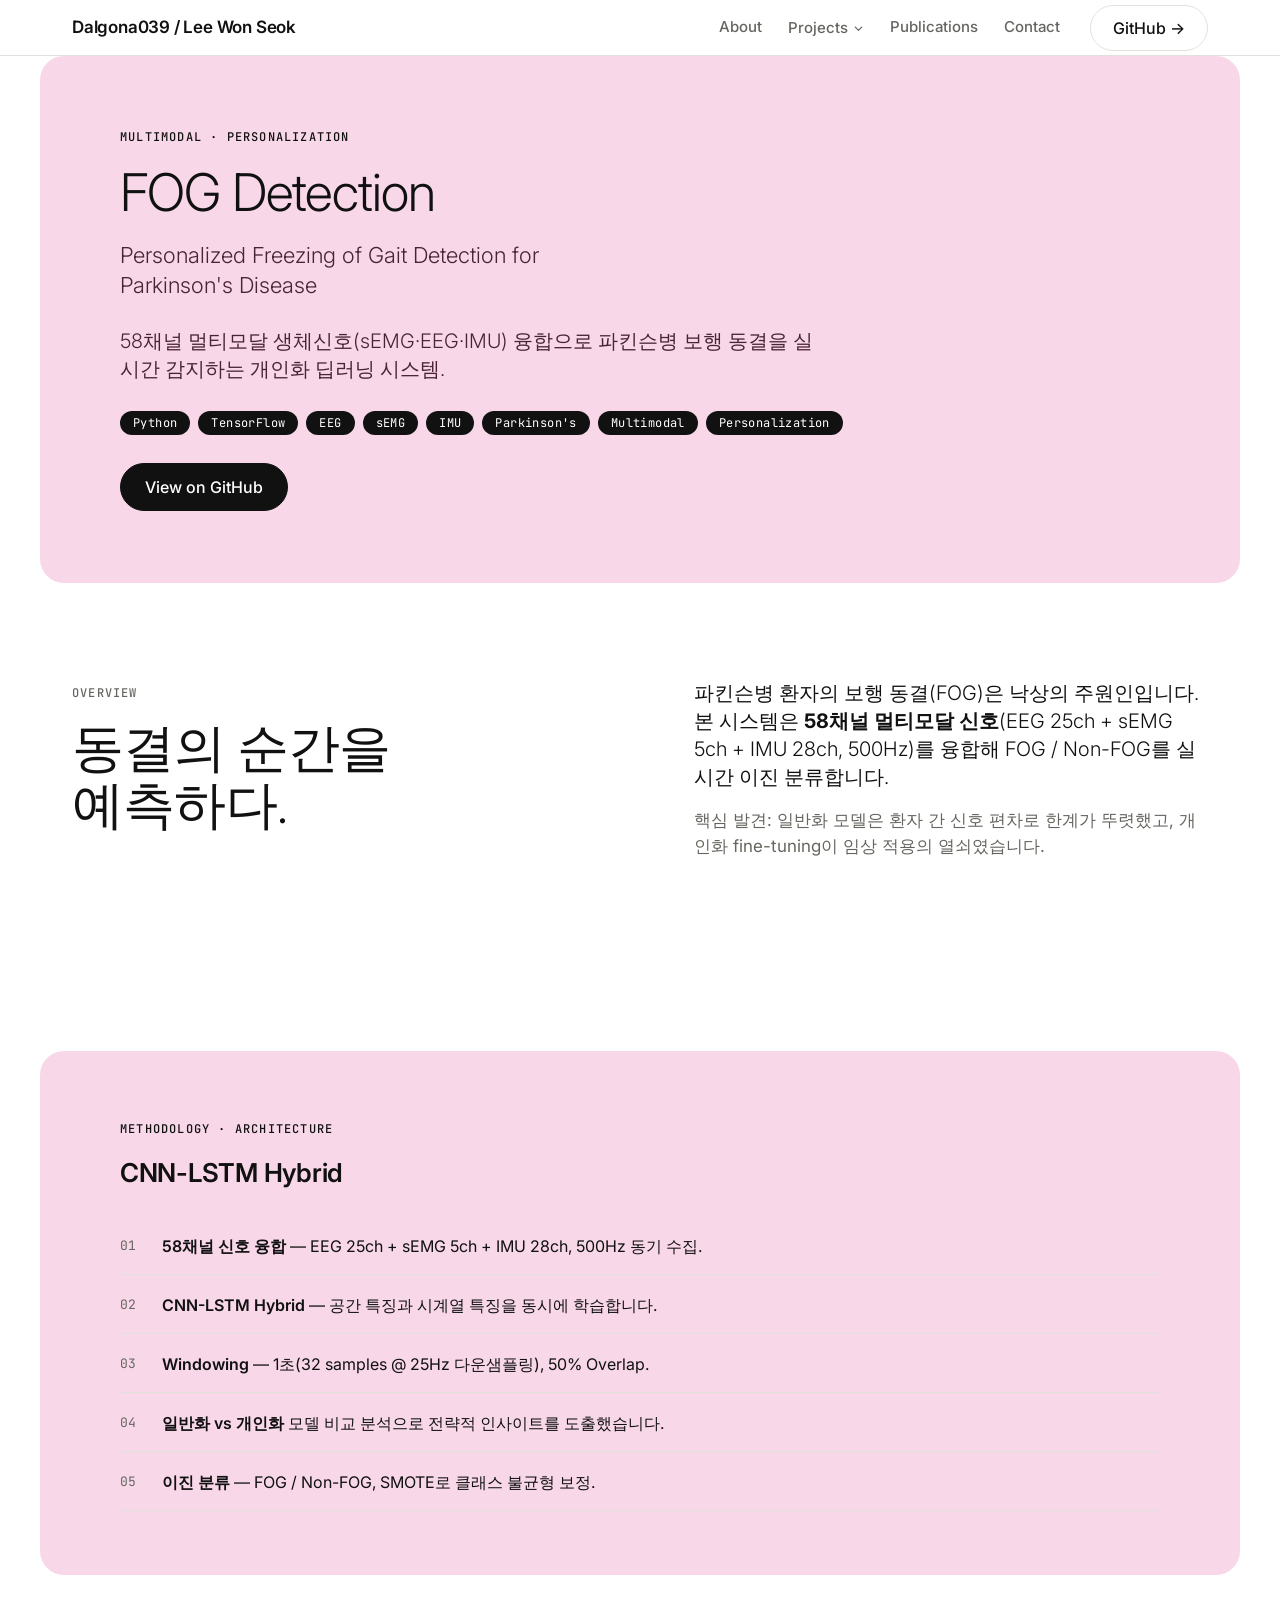
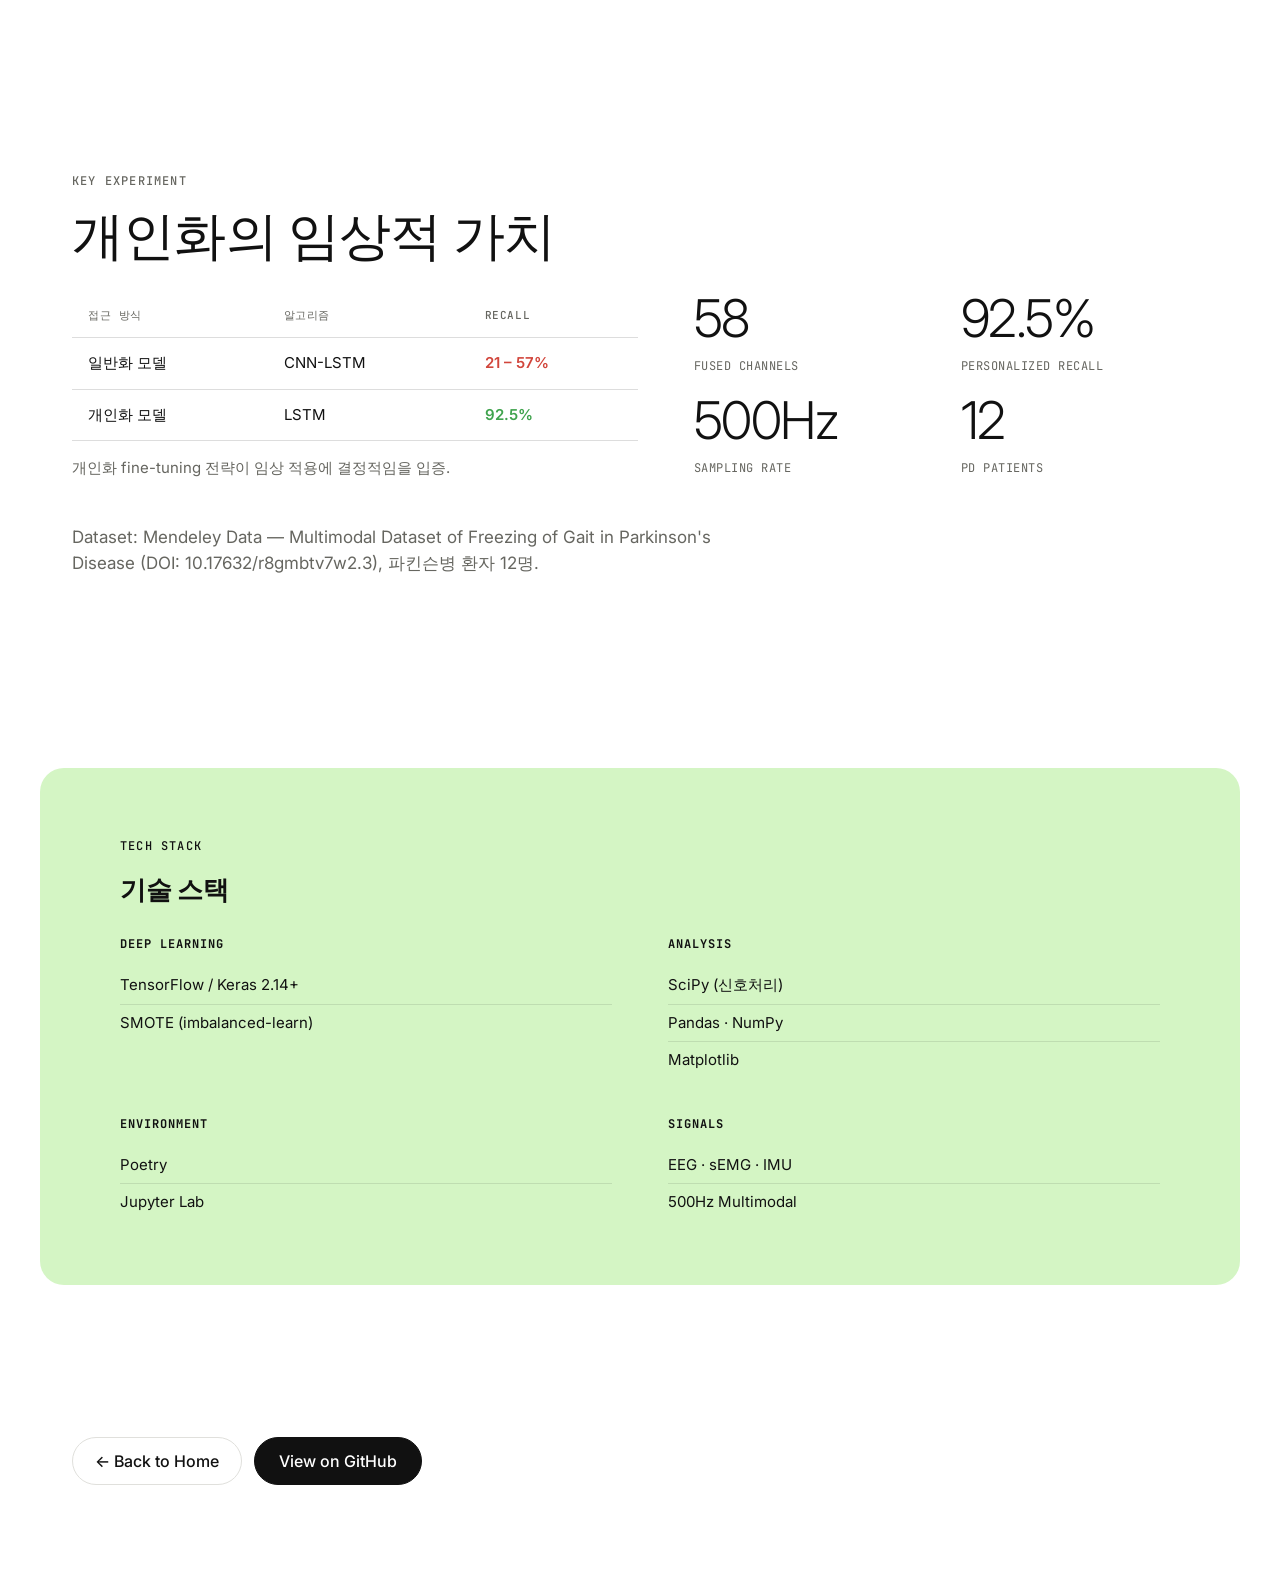
<file: projects/fog-detection/index.html>
<!DOCTYPE html>
<html lang="en">
<head>
<meta charset="UTF-8">
<meta name="viewport" content="width=device-width, initial-scale=1.0">
<title>FOG Detection — Personalized Freezing of Gait Detection</title>
<meta name="description" content="58채널 멀티모달 생체신호 융합으로 파킨슨병 보행 동결을 실시간 감지하는 개인화 딥러닝 시스템.">
<link rel="stylesheet" href="../../assets/style.css">
</head>
<body>

<nav class="nav" id="nav">
  <div class="nav-inner">
    <a href="../../index.html" class="nav-brand">Dalgona039 / Lee Won Seok</a>
    <button class="nav-toggle" id="navToggle" aria-label="Menu"><span></span><span></span><span></span></button>
    <div class="nav-links">
      <a href="../../index.html#about" class="nav-link">About</a>
      <div class="nav-drop" id="projDrop">
        <span class="nav-link" id="projDropBtn" role="button" tabindex="0">Projects
          <svg width="11" height="11" viewBox="0 0 12 12" fill="none"><path d="M2.5 4.5L6 8l3.5-3.5" stroke="currentColor" stroke-width="1.4" stroke-linecap="round" stroke-linejoin="round"/></svg>
        </span>
        <div class="nav-drop-menu">
          <a href="../mi-bci/index.html"><span class="dot" style="background:var(--block-sky)"></span>MI-BCI (VR)</a>
          <a href="../tree-rag/index.html"><span class="dot" style="background:var(--block-lime)"></span>TreeRAG</a>
          <a href="../hop-android/index.html"><span class="dot" style="background:var(--block-mint)"></span>HOP Android</a>
          <a href="../ai-festival/index.html"><span class="dot" style="background:var(--block-lilac)"></span>N2O Digital Twin</a>
          <a href="../gait-analysis/index.html"><span class="dot" style="background:var(--block-cream)"></span>Walk-Fit</a>
          <a href="../fog-detection/index.html"><span class="dot" style="background:var(--block-pink)"></span>FOG Detection</a>
          <a href="../moon-bti/index.html"><span class="dot" style="background:var(--block-coral)"></span>Moon-BTI</a>
          <a href="../ai-port/index.html"><span class="dot" style="background:var(--block-navy)"></span>AI-PORT</a>
        </div>
      </div>
      <a href="../../index.html#publications" class="nav-link">Publications</a>
      <a href="../../index.html#contact" class="nav-link">Contact</a>
      <a href="https://github.com/dalgona039" target="_blank" rel="noopener" class="btn btn-secondary nav-cta">GitHub →</a>
    </div>
  </div>
</nav>

<!-- HEADER -->
<header class="section proj-hero">
  <div class="block block-pink" style="padding-top:0;padding-bottom:0;">
    <div class="block-inner">
      <span class="eyebrow">Multimodal · Personalization</span>
      <h1 class="display-lg">FOG Detection</h1>
      <p class="subhead lead" style="color:#4a2436;max-width:40ch;margin-bottom:26px;">Personalized Freezing of Gait Detection for Parkinson's Disease</p>
      <p class="body-lg" style="max-width:58ch;color:#4a2436;">58채널 멀티모달 생체신호(sEMG·EEG·IMU) 융합으로 파킨슨병 보행 동결을 실시간 감지하는 개인화 딥러닝 시스템.</p>
      <div class="tags mt-m">
        <span class="tag">Python</span><span class="tag">TensorFlow</span><span class="tag">EEG</span><span class="tag">sEMG</span>
        <span class="tag">IMU</span><span class="tag">Parkinson's</span><span class="tag">Multimodal</span><span class="tag">Personalization</span>
      </div>
      <div class="proj-hero-actions mt-m">
        <a href="https://github.com/dalgona039/fog-detection-semg" target="_blank" rel="noopener" class="btn btn-primary">View on GitHub</a>
      </div>
    </div>
  </div>
</header>

<!-- OVERVIEW -->
<section class="section">
  <div class="wrap">
    <div class="two-col">
      <div>
        <span class="eyebrow ink-soft">Overview</span>
        <h2 class="display-lg mt-s">동결의 순간을<br>예측하다.</h2>
      </div>
      <div>
        <p class="body-lg">파킨슨병 환자의 보행 동결(FOG)은 낙상의 주원인입니다. 본 시스템은 <strong>58채널 멀티모달 신호</strong>(EEG 25ch + sEMG 5ch + IMU 28ch, 500Hz)를 융합해 FOG / Non-FOG를 실시간 이진 분류합니다.</p>
        <p class="body mt-s ink-soft">핵심 발견: 일반화 모델은 환자 간 신호 편차로 한계가 뚜렷했고, 개인화 fine-tuning이 임상 적용의 열쇠였습니다.</p>
      </div>
    </div>
  </div>
</section>

<!-- METHODOLOGY -->
<section class="block block-pink">
  <div class="block-inner">
    <span class="eyebrow">Methodology · Architecture</span>
    <h2 class="headline mt-s mb-m">CNN-LSTM Hybrid</h2>
    <ul class="feature-list">
      <li><span class="idx">01</span><span class="ft-body"><strong>58채널 신호 융합</strong> — EEG 25ch + sEMG 5ch + IMU 28ch, 500Hz 동기 수집.</span></li>
      <li><span class="idx">02</span><span class="ft-body"><strong>CNN-LSTM Hybrid</strong> — 공간 특징과 시계열 특징을 동시에 학습합니다.</span></li>
      <li><span class="idx">03</span><span class="ft-body"><strong>Windowing</strong> — 1초(32 samples @ 25Hz 다운샘플링), 50% Overlap.</span></li>
      <li><span class="idx">04</span><span class="ft-body"><strong>일반화 vs 개인화</strong> 모델 비교 분석으로 전략적 인사이트를 도출했습니다.</span></li>
      <li><span class="idx">05</span><span class="ft-body"><strong>이진 분류</strong> — FOG / Non-FOG, SMOTE로 클래스 불균형 보정.</span></li>
    </ul>
  </div>
</section>

<!-- RESULTS -->
<section class="section">
  <div class="wrap">
    <span class="eyebrow ink-soft">Key Experiment</span>
    <h2 class="display-lg mt-s mb-m">개인화의 임상적 가치</h2>
    <div class="two-col">
      <div>
        <table class="dtable">
          <thead><tr><th>접근 방식</th><th>알고리즘</th><th>Recall</th></tr></thead>
          <tbody>
            <tr><td>일반화 모델</td><td>CNN-LSTM</td><td class="em" style="color:#D1453B;">21 – 57%</td></tr>
            <tr><td>개인화 모델</td><td>LSTM</td><td class="em" style="color:#3FA34D;">92.5%</td></tr>
          </tbody>
        </table>
        <p class="body-sm ink-soft mt-s">개인화 fine-tuning 전략이 임상 적용에 결정적임을 입증.</p>
      </div>
      <div class="stats" style="grid-template-columns:1fr 1fr;">
        <div class="stat"><div class="num">58</div><div class="lbl">Fused Channels</div></div>
        <div class="stat"><div class="num">92.5%</div><div class="lbl">Personalized Recall</div></div>
        <div class="stat"><div class="num">500Hz</div><div class="lbl">Sampling Rate</div></div>
        <div class="stat"><div class="num">12</div><div class="lbl">PD Patients</div></div>
      </div>
    </div>
    <p class="body mt-l ink-soft" style="max-width:64ch;">Dataset: Mendeley Data — Multimodal Dataset of Freezing of Gait in Parkinson's Disease (DOI: 10.17632/r8gmbtv7w2.3), 파킨슨병 환자 12명.</p>
  </div>
</section>

<!-- TECH STACK -->
<section class="block block-lime">
  <div class="block-inner">
    <span class="eyebrow">Tech Stack</span>
    <h2 class="headline mt-s mb-m">기술 스택</h2>
    <div class="stack-grid">
      <div class="stack-col"><h4>Deep Learning</h4><ul><li>TensorFlow / Keras 2.14+</li><li>SMOTE (imbalanced-learn)</li></ul></div>
      <div class="stack-col"><h4>Analysis</h4><ul><li>SciPy (신호처리)</li><li>Pandas · NumPy</li><li>Matplotlib</li></ul></div>
      <div class="stack-col"><h4>Environment</h4><ul><li>Poetry</li><li>Jupyter Lab</li></ul></div>
      <div class="stack-col"><h4>Signals</h4><ul><li>EEG · sEMG · IMU</li><li>500Hz Multimodal</li></ul></div>
    </div>
  </div>
</section>

<!-- FOOT NAV -->
<section class="proj-foot">
  <div class="wrap">
    <div class="proj-foot-actions">
      <a href="../../index.html" class="btn btn-secondary">← Back to Home</a>
      <a href="https://github.com/dalgona039/fog-detection-semg" target="_blank" rel="noopener" class="btn btn-primary">View on GitHub</a>
    </div>
  </div>
</section>

<script src="../../assets/nav.js"></script>
</body>
</html>
</file>
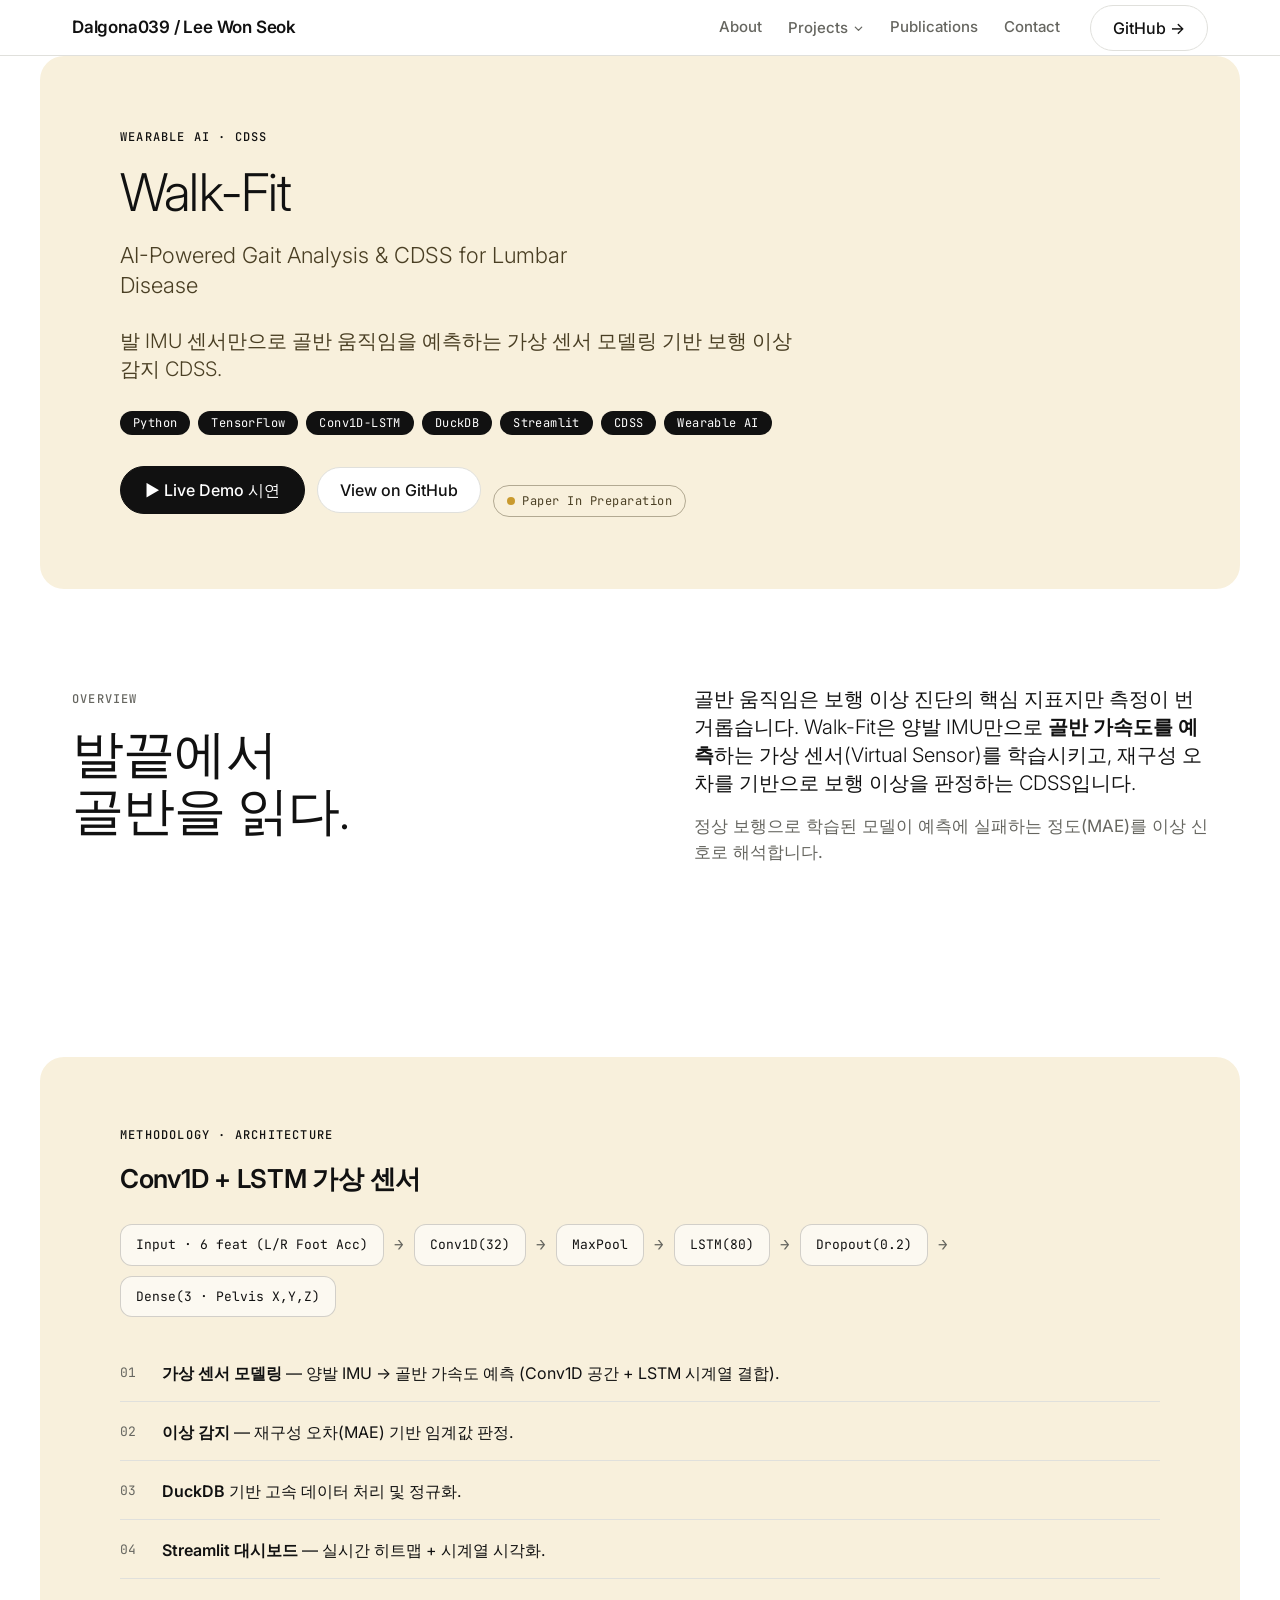
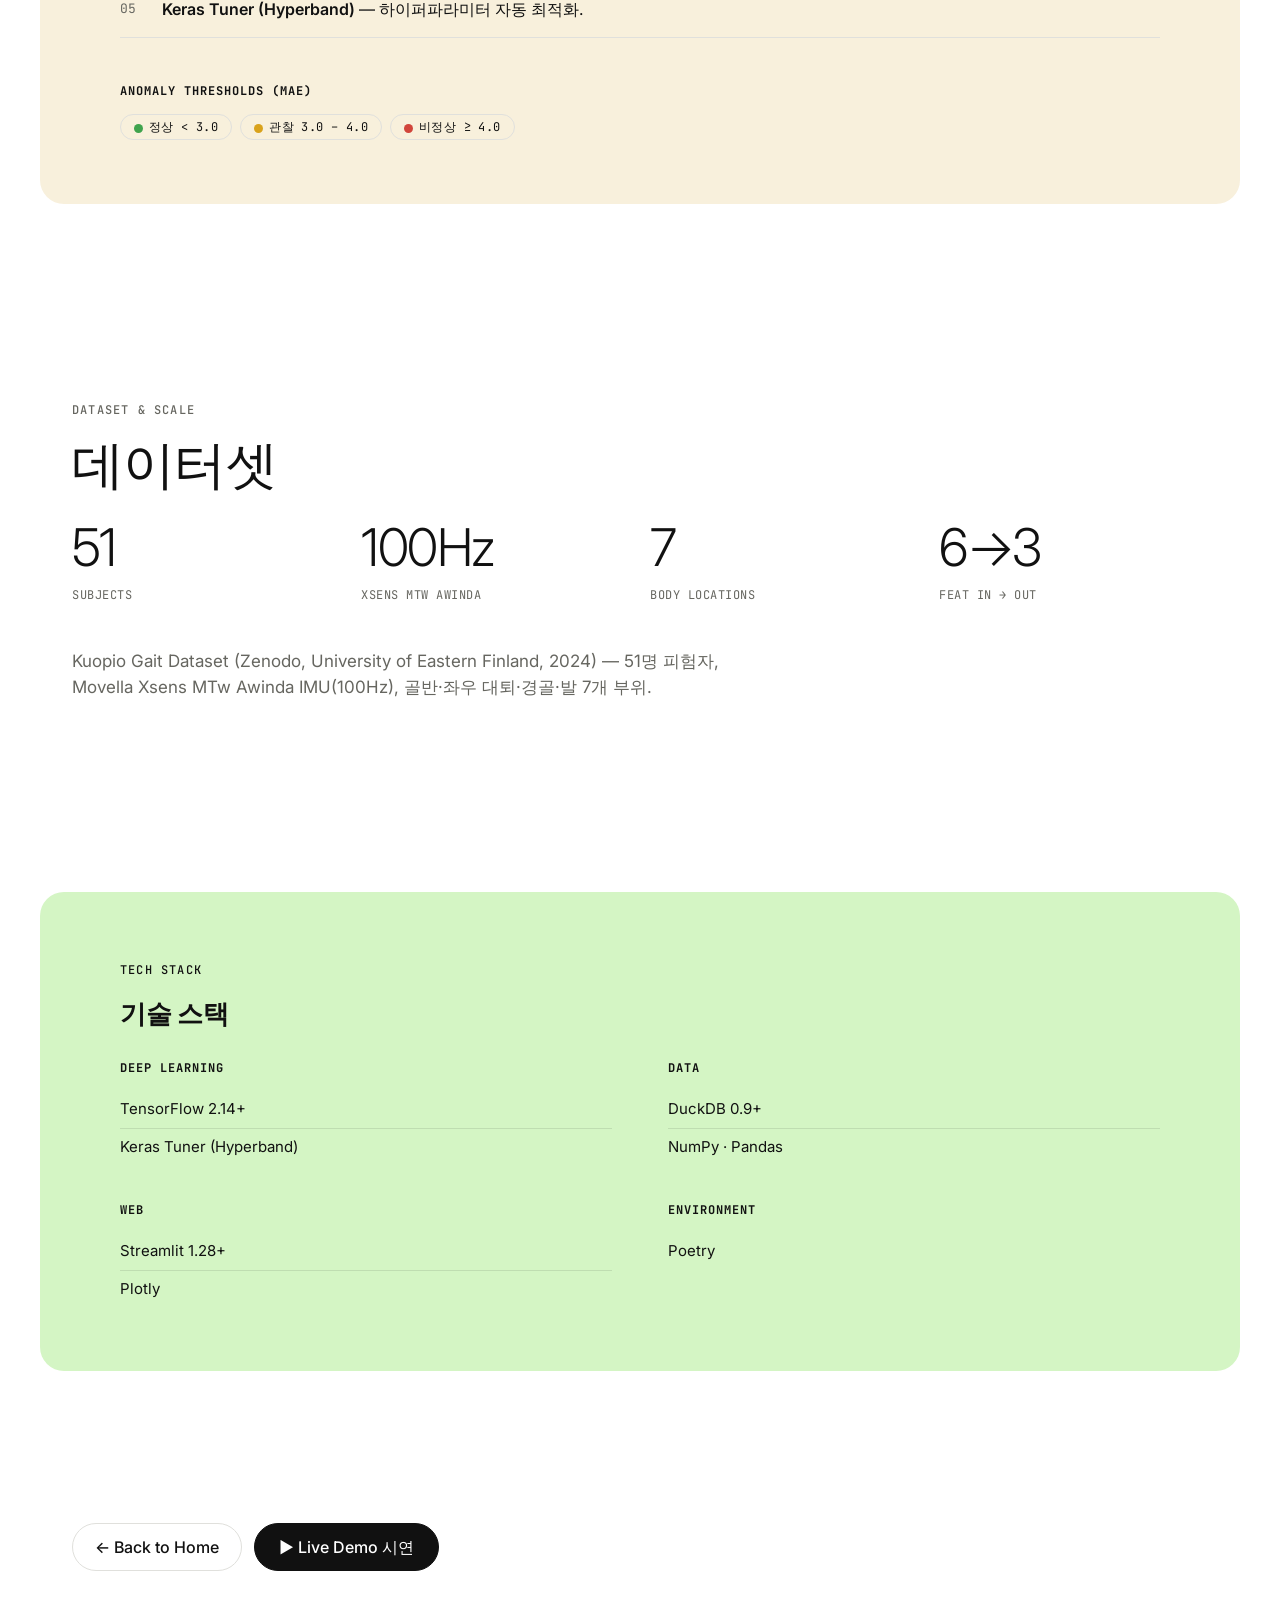
<file: projects/gait-analysis/index.html>
<!DOCTYPE html>
<html lang="en">
<head>
<meta charset="UTF-8">
<meta name="viewport" content="width=device-width, initial-scale=1.0">
<title>Walk-Fit — AI-Powered Gait Analysis &amp; CDSS</title>
<meta name="description" content="발 IMU 센서만으로 골반 움직임을 예측하는 가상 센서 모델링 기반 보행 이상 감지 CDSS.">
<link rel="stylesheet" href="../../assets/style.css">
</head>
<body>

<nav class="nav" id="nav">
  <div class="nav-inner">
    <a href="../../index.html" class="nav-brand">Dalgona039 / Lee Won Seok</a>
    <button class="nav-toggle" id="navToggle" aria-label="Menu"><span></span><span></span><span></span></button>
    <div class="nav-links">
      <a href="../../index.html#about" class="nav-link">About</a>
      <div class="nav-drop" id="projDrop">
        <span class="nav-link" id="projDropBtn" role="button" tabindex="0">Projects
          <svg width="11" height="11" viewBox="0 0 12 12" fill="none"><path d="M2.5 4.5L6 8l3.5-3.5" stroke="currentColor" stroke-width="1.4" stroke-linecap="round" stroke-linejoin="round"/></svg>
        </span>
        <div class="nav-drop-menu">
          <a href="../mi-bci/index.html"><span class="dot" style="background:var(--block-sky)"></span>MI-BCI (VR)</a>
          <a href="../tree-rag/index.html"><span class="dot" style="background:var(--block-lime)"></span>TreeRAG</a>
          <a href="../hop-android/index.html"><span class="dot" style="background:var(--block-mint)"></span>HOP Android</a>
          <a href="../ai-festival/index.html"><span class="dot" style="background:var(--block-lilac)"></span>N2O Digital Twin</a>
          <a href="../gait-analysis/index.html"><span class="dot" style="background:var(--block-cream)"></span>Walk-Fit</a>
          <a href="../fog-detection/index.html"><span class="dot" style="background:var(--block-pink)"></span>FOG Detection</a>
          <a href="../moon-bti/index.html"><span class="dot" style="background:var(--block-coral)"></span>Moon-BTI</a>
          <a href="../ai-port/index.html"><span class="dot" style="background:var(--block-navy)"></span>AI-PORT</a>
        </div>
      </div>
      <a href="../../index.html#publications" class="nav-link">Publications</a>
      <a href="../../index.html#contact" class="nav-link">Contact</a>
      <a href="https://github.com/dalgona039" target="_blank" rel="noopener" class="btn btn-secondary nav-cta">GitHub →</a>
    </div>
  </div>
</nav>

<!-- HEADER -->
<header class="section proj-hero">
  <div class="block block-cream" style="padding-top:0;padding-bottom:0;">
    <div class="block-inner">
      <span class="eyebrow">Wearable AI · CDSS</span>
      <h1 class="display-lg">Walk-Fit</h1>
      <p class="subhead lead" style="color:#4a3f24;max-width:38ch;margin-bottom:26px;">AI-Powered Gait Analysis &amp; CDSS for Lumbar Disease</p>
      <p class="body-lg" style="max-width:56ch;color:#4a3f24;">발 IMU 센서만으로 골반 움직임을 예측하는 가상 센서 모델링 기반 보행 이상 감지 CDSS.</p>
      <div class="tags mt-m">
        <span class="tag">Python</span><span class="tag">TensorFlow</span><span class="tag">Conv1D-LSTM</span>
        <span class="tag">DuckDB</span><span class="tag">Streamlit</span><span class="tag">CDSS</span><span class="tag">Wearable AI</span>
      </div>
      <div class="proj-hero-actions mt-m">
        <a href="demo.html" class="btn btn-primary">▶ Live Demo 시연</a>
        <a href="https://github.com/dalgona039/gait-analysis-project" target="_blank" rel="noopener" class="btn btn-secondary">View on GitHub</a>
        <span class="pub-status" style="border-color:rgba(74,63,36,.4);color:#4a3f24;"><span class="dot"></span>Paper In Preparation</span>
      </div>
    </div>
  </div>
</header>

<!-- OVERVIEW -->
<section class="section">
  <div class="wrap">
    <div class="two-col">
      <div>
        <span class="eyebrow ink-soft">Overview</span>
        <h2 class="display-lg mt-s">발끝에서<br>골반을 읽다.</h2>
      </div>
      <div>
        <p class="body-lg">골반 움직임은 보행 이상 진단의 핵심 지표지만 측정이 번거롭습니다. Walk-Fit은 양발 IMU만으로 <strong>골반 가속도를 예측</strong>하는 가상 센서(Virtual Sensor)를 학습시키고, 재구성 오차를 기반으로 보행 이상을 판정하는 CDSS입니다.</p>
        <p class="body mt-s ink-soft">정상 보행으로 학습된 모델이 예측에 실패하는 정도(MAE)를 이상 신호로 해석합니다.</p>
      </div>
    </div>
  </div>
</section>

<!-- METHODOLOGY -->
<section class="block block-cream">
  <div class="block-inner">
    <span class="eyebrow">Methodology · Architecture</span>
    <h2 class="headline mt-s mb-m">Conv1D + LSTM 가상 센서</h2>
    <div class="flow mb-m">
      <span class="node">Input · 6 feat (L/R Foot Acc)</span><span class="arrow">→</span>
      <span class="node">Conv1D(32)</span><span class="arrow">→</span>
      <span class="node">MaxPool</span><span class="arrow">→</span>
      <span class="node">LSTM(80)</span><span class="arrow">→</span>
      <span class="node">Dropout(0.2)</span><span class="arrow">→</span>
      <span class="node">Dense(3 · Pelvis X,Y,Z)</span>
    </div>
    <ul class="feature-list">
      <li><span class="idx">01</span><span class="ft-body"><strong>가상 센서 모델링</strong> — 양발 IMU → 골반 가속도 예측 (Conv1D 공간 + LSTM 시계열 결합).</span></li>
      <li><span class="idx">02</span><span class="ft-body"><strong>이상 감지</strong> — 재구성 오차(MAE) 기반 임계값 판정.</span></li>
      <li><span class="idx">03</span><span class="ft-body"><strong>DuckDB</strong> 기반 고속 데이터 처리 및 정규화.</span></li>
      <li><span class="idx">04</span><span class="ft-body"><strong>Streamlit 대시보드</strong> — 실시간 히트맵 + 시계열 시각화.</span></li>
      <li><span class="idx">05</span><span class="ft-body"><strong>Keras Tuner (Hyperband)</strong> — 하이퍼파라미터 자동 최적화.</span></li>
    </ul>
    <div class="mt-l">
      <h4 style="font-family:var(--font-mono);font-size:12px;letter-spacing:1px;text-transform:uppercase;margin-bottom:14px;">Anomaly Thresholds (MAE)</h4>
      <div class="tags">
        <span class="tag tag-soft"><span style="display:inline-block;width:9px;height:9px;border-radius:50%;background:#3FA34D;margin-right:6px;vertical-align:middle;"></span>정상 &lt; 3.0</span>
        <span class="tag tag-soft"><span style="display:inline-block;width:9px;height:9px;border-radius:50%;background:#D9A21B;margin-right:6px;vertical-align:middle;"></span>관찰 3.0 – 4.0</span>
        <span class="tag tag-soft"><span style="display:inline-block;width:9px;height:9px;border-radius:50%;background:#D1453B;margin-right:6px;vertical-align:middle;"></span>비정상 ≥ 4.0</span>
      </div>
    </div>
  </div>
</section>

<!-- RESULTS -->
<section class="section">
  <div class="wrap">
    <span class="eyebrow ink-soft">Dataset &amp; Scale</span>
    <h2 class="display-lg mt-s mb-m">데이터셋</h2>
    <div class="stats">
      <div class="stat"><div class="num">51</div><div class="lbl">Subjects</div></div>
      <div class="stat"><div class="num">100Hz</div><div class="lbl">Xsens MTw Awinda</div></div>
      <div class="stat"><div class="num">7</div><div class="lbl">Body Locations</div></div>
      <div class="stat"><div class="num">6→3</div><div class="lbl">Feat In → Out</div></div>
    </div>
    <p class="body mt-l ink-soft" style="max-width:62ch;">Kuopio Gait Dataset (Zenodo, University of Eastern Finland, 2024) — 51명 피험자, Movella Xsens MTw Awinda IMU(100Hz), 골반·좌우 대퇴·경골·발 7개 부위.</p>
  </div>
</section>

<!-- TECH STACK -->
<section class="block block-lime">
  <div class="block-inner">
    <span class="eyebrow">Tech Stack</span>
    <h2 class="headline mt-s mb-m">기술 스택</h2>
    <div class="stack-grid">
      <div class="stack-col"><h4>Deep Learning</h4><ul><li>TensorFlow 2.14+</li><li>Keras Tuner (Hyperband)</li></ul></div>
      <div class="stack-col"><h4>Data</h4><ul><li>DuckDB 0.9+</li><li>NumPy · Pandas</li></ul></div>
      <div class="stack-col"><h4>Web</h4><ul><li>Streamlit 1.28+</li><li>Plotly</li></ul></div>
      <div class="stack-col"><h4>Environment</h4><ul><li>Poetry</li></ul></div>
    </div>
  </div>
</section>

<!-- FOOT NAV -->
<section class="proj-foot">
  <div class="wrap">
    <div class="proj-foot-actions">
      <a href="../../index.html" class="btn btn-secondary">← Back to Home</a>
      <a href="demo.html" class="btn btn-primary">▶ Live Demo 시연</a>
    </div>
  </div>
</section>

<script src="../../assets/nav.js"></script>
</body>
</html>
</file>
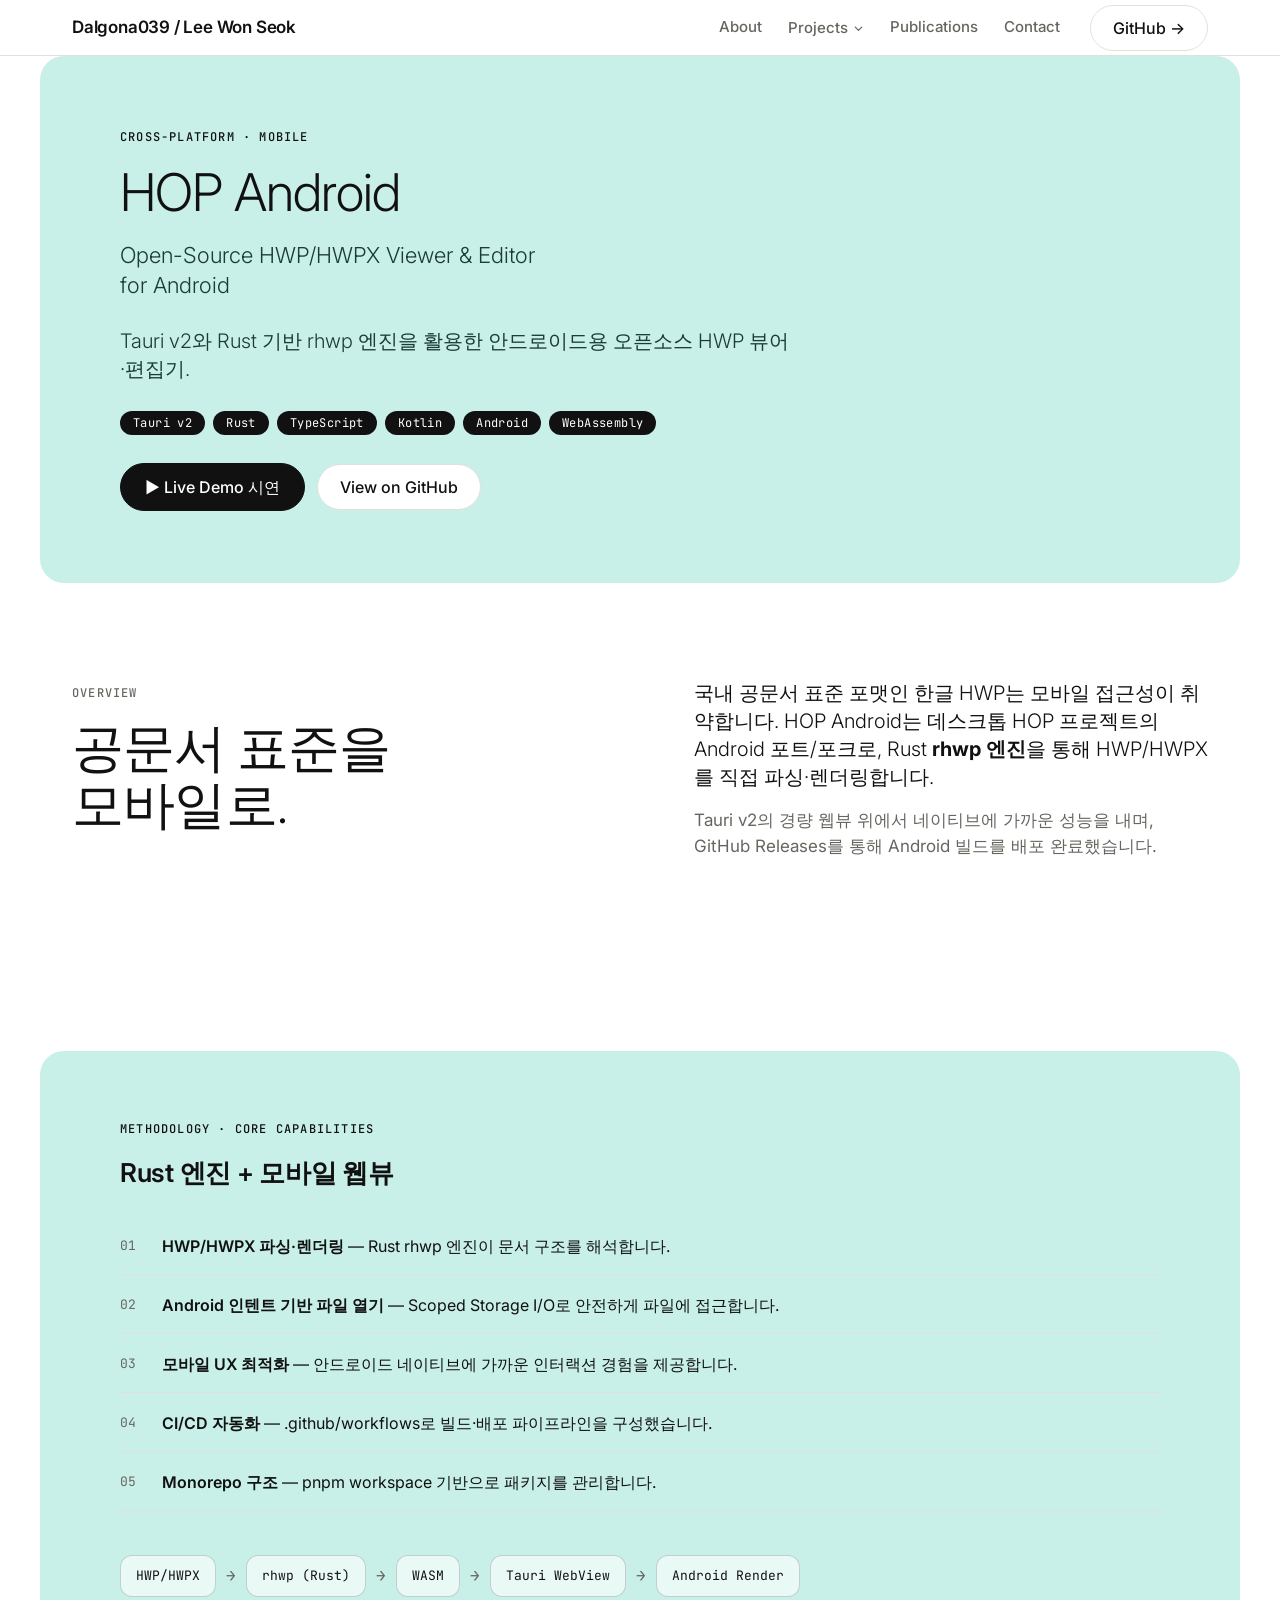
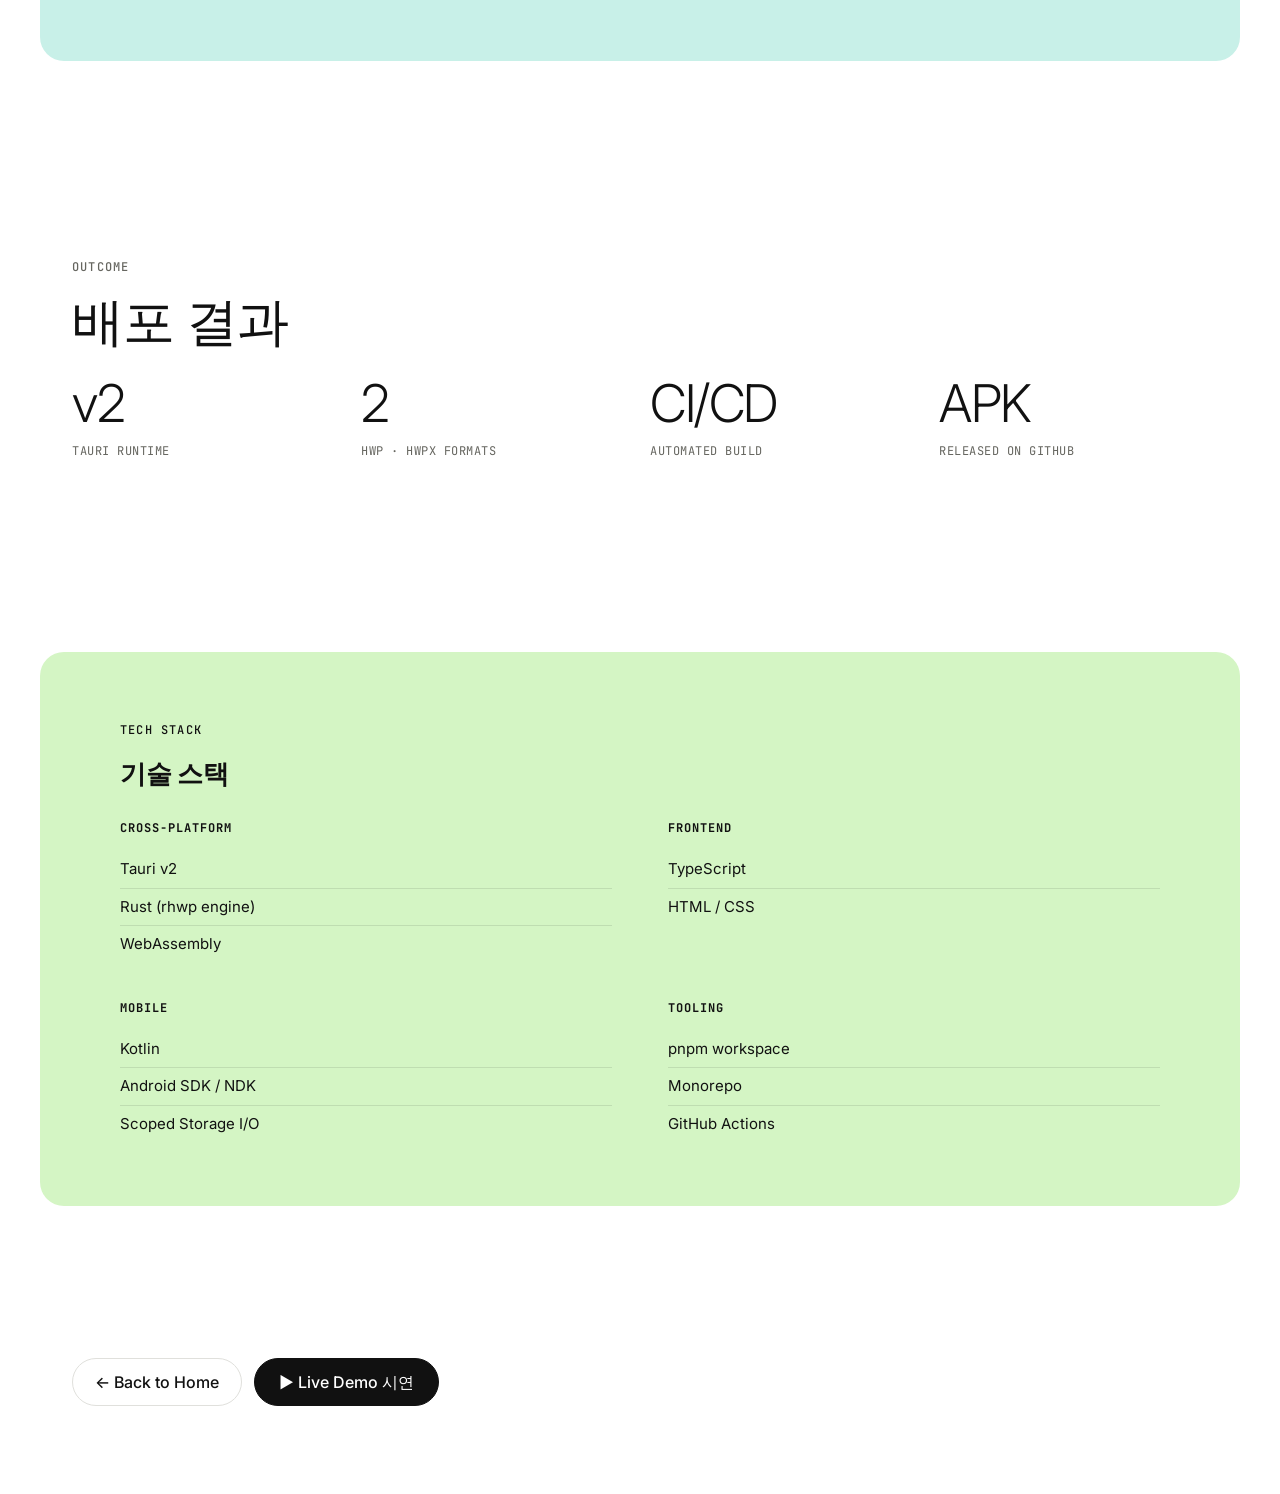
<file: projects/hop-android/index.html>
<!DOCTYPE html>
<html lang="en">
<head>
<meta charset="UTF-8">
<meta name="viewport" content="width=device-width, initial-scale=1.0">
<title>HOP Android — Open-Source HWP Viewer &amp; Editor</title>
<meta name="description" content="Tauri v2와 Rust 기반 rhwp 엔진을 활용한 안드로이드용 오픈소스 HWP 뷰어·편집기.">
<link rel="stylesheet" href="../../assets/style.css">
</head>
<body>

<nav class="nav" id="nav">
  <div class="nav-inner">
    <a href="../../index.html" class="nav-brand">Dalgona039 / Lee Won Seok</a>
    <button class="nav-toggle" id="navToggle" aria-label="Menu"><span></span><span></span><span></span></button>
    <div class="nav-links">
      <a href="../../index.html#about" class="nav-link">About</a>
      <div class="nav-drop" id="projDrop">
        <span class="nav-link" id="projDropBtn" role="button" tabindex="0">Projects
          <svg width="11" height="11" viewBox="0 0 12 12" fill="none"><path d="M2.5 4.5L6 8l3.5-3.5" stroke="currentColor" stroke-width="1.4" stroke-linecap="round" stroke-linejoin="round"/></svg>
        </span>
        <div class="nav-drop-menu">
          <a href="../mi-bci/index.html"><span class="dot" style="background:var(--block-sky)"></span>MI-BCI (VR)</a>
          <a href="../tree-rag/index.html"><span class="dot" style="background:var(--block-lime)"></span>TreeRAG</a>
          <a href="../hop-android/index.html"><span class="dot" style="background:var(--block-mint)"></span>HOP Android</a>
          <a href="../ai-festival/index.html"><span class="dot" style="background:var(--block-lilac)"></span>N2O Digital Twin</a>
          <a href="../gait-analysis/index.html"><span class="dot" style="background:var(--block-cream)"></span>Walk-Fit</a>
          <a href="../fog-detection/index.html"><span class="dot" style="background:var(--block-pink)"></span>FOG Detection</a>
          <a href="../moon-bti/index.html"><span class="dot" style="background:var(--block-coral)"></span>Moon-BTI</a>
          <a href="../ai-port/index.html"><span class="dot" style="background:var(--block-navy)"></span>AI-PORT</a>
        </div>
      </div>
      <a href="../../index.html#publications" class="nav-link">Publications</a>
      <a href="../../index.html#contact" class="nav-link">Contact</a>
      <a href="https://github.com/dalgona039" target="_blank" rel="noopener" class="btn btn-secondary nav-cta">GitHub →</a>
    </div>
  </div>
</nav>

<!-- HEADER -->
<header class="section proj-hero">
  <div class="block block-mint" style="padding-top:0;padding-bottom:0;">
    <div class="block-inner">
      <span class="eyebrow">Cross-Platform · Mobile</span>
      <h1 class="display-lg">HOP Android</h1>
      <p class="subhead lead" style="color:#1c3a36;max-width:34ch;margin-bottom:26px;">Open-Source HWP/HWPX Viewer &amp; Editor for Android</p>
      <p class="body-lg" style="max-width:56ch;color:#1c3a36;">Tauri v2와 Rust 기반 rhwp 엔진을 활용한 안드로이드용 오픈소스 HWP 뷰어·편집기.</p>
      <div class="tags mt-m">
        <span class="tag">Tauri v2</span><span class="tag">Rust</span><span class="tag">TypeScript</span>
        <span class="tag">Kotlin</span><span class="tag">Android</span><span class="tag">WebAssembly</span>
      </div>
      <div class="proj-hero-actions mt-m">
        <a href="demo.html" class="btn btn-primary">▶ Live Demo 시연</a>
        <a href="https://github.com/dalgona039/hop_android" target="_blank" rel="noopener" class="btn btn-secondary">View on GitHub</a>
      </div>
    </div>
  </div>
</header>

<!-- OVERVIEW -->
<section class="section">
  <div class="wrap">
    <div class="two-col">
      <div>
        <span class="eyebrow ink-soft">Overview</span>
        <h2 class="display-lg mt-s">공문서 표준을<br>모바일로.</h2>
      </div>
      <div>
        <p class="body-lg">국내 공문서 표준 포맷인 한글 HWP는 모바일 접근성이 취약합니다. HOP Android는 데스크톱 HOP 프로젝트의 Android 포트/포크로, Rust <strong>rhwp 엔진</strong>을 통해 HWP/HWPX를 직접 파싱·렌더링합니다.</p>
        <p class="body mt-s ink-soft">Tauri v2의 경량 웹뷰 위에서 네이티브에 가까운 성능을 내며, GitHub Releases를 통해 Android 빌드를 배포 완료했습니다.</p>
      </div>
    </div>
  </div>
</section>

<!-- METHODOLOGY -->
<section class="block block-mint">
  <div class="block-inner">
    <span class="eyebrow">Methodology · Core Capabilities</span>
    <h2 class="headline mt-s mb-m">Rust 엔진 + 모바일 웹뷰</h2>
    <ul class="feature-list">
      <li><span class="idx">01</span><span class="ft-body"><strong>HWP/HWPX 파싱·렌더링</strong> — Rust rhwp 엔진이 문서 구조를 해석합니다.</span></li>
      <li><span class="idx">02</span><span class="ft-body"><strong>Android 인텐트 기반 파일 열기</strong> — Scoped Storage I/O로 안전하게 파일에 접근합니다.</span></li>
      <li><span class="idx">03</span><span class="ft-body"><strong>모바일 UX 최적화</strong> — 안드로이드 네이티브에 가까운 인터랙션 경험을 제공합니다.</span></li>
      <li><span class="idx">04</span><span class="ft-body"><strong>CI/CD 자동화</strong> — .github/workflows로 빌드·배포 파이프라인을 구성했습니다.</span></li>
      <li><span class="idx">05</span><span class="ft-body"><strong>Monorepo 구조</strong> — pnpm workspace 기반으로 패키지를 관리합니다.</span></li>
    </ul>
    <div class="flow mt-l">
      <span class="node">HWP/HWPX</span><span class="arrow">→</span>
      <span class="node">rhwp (Rust)</span><span class="arrow">→</span>
      <span class="node">WASM</span><span class="arrow">→</span>
      <span class="node">Tauri WebView</span><span class="arrow">→</span>
      <span class="node">Android Render</span>
    </div>
  </div>
</section>

<!-- RESULTS -->
<section class="section">
  <div class="wrap">
    <span class="eyebrow ink-soft">Outcome</span>
    <h2 class="display-lg mt-s mb-m">배포 결과</h2>
    <div class="stats">
      <div class="stat"><div class="num">v2</div><div class="lbl">Tauri Runtime</div></div>
      <div class="stat"><div class="num">2</div><div class="lbl">HWP · HWPX Formats</div></div>
      <div class="stat"><div class="num">CI/CD</div><div class="lbl">Automated Build</div></div>
      <div class="stat"><div class="num">APK</div><div class="lbl">Released on GitHub</div></div>
    </div>
  </div>
</section>

<!-- TECH STACK -->
<section class="block block-lime">
  <div class="block-inner">
    <span class="eyebrow">Tech Stack</span>
    <h2 class="headline mt-s mb-m">기술 스택</h2>
    <div class="stack-grid">
      <div class="stack-col"><h4>Cross-Platform</h4><ul><li>Tauri v2</li><li>Rust (rhwp engine)</li><li>WebAssembly</li></ul></div>
      <div class="stack-col"><h4>Frontend</h4><ul><li>TypeScript</li><li>HTML / CSS</li></ul></div>
      <div class="stack-col"><h4>Mobile</h4><ul><li>Kotlin</li><li>Android SDK / NDK</li><li>Scoped Storage I/O</li></ul></div>
      <div class="stack-col"><h4>Tooling</h4><ul><li>pnpm workspace</li><li>Monorepo</li><li>GitHub Actions</li></ul></div>
    </div>
  </div>
</section>

<!-- FOOT NAV -->
<section class="proj-foot">
  <div class="wrap">
    <div class="proj-foot-actions">
      <a href="../../index.html" class="btn btn-secondary">← Back to Home</a>
      <a href="demo.html" class="btn btn-primary">▶ Live Demo 시연</a>
    </div>
  </div>
</section>

<script src="../../assets/nav.js"></script>
</body>
</html>
</file>
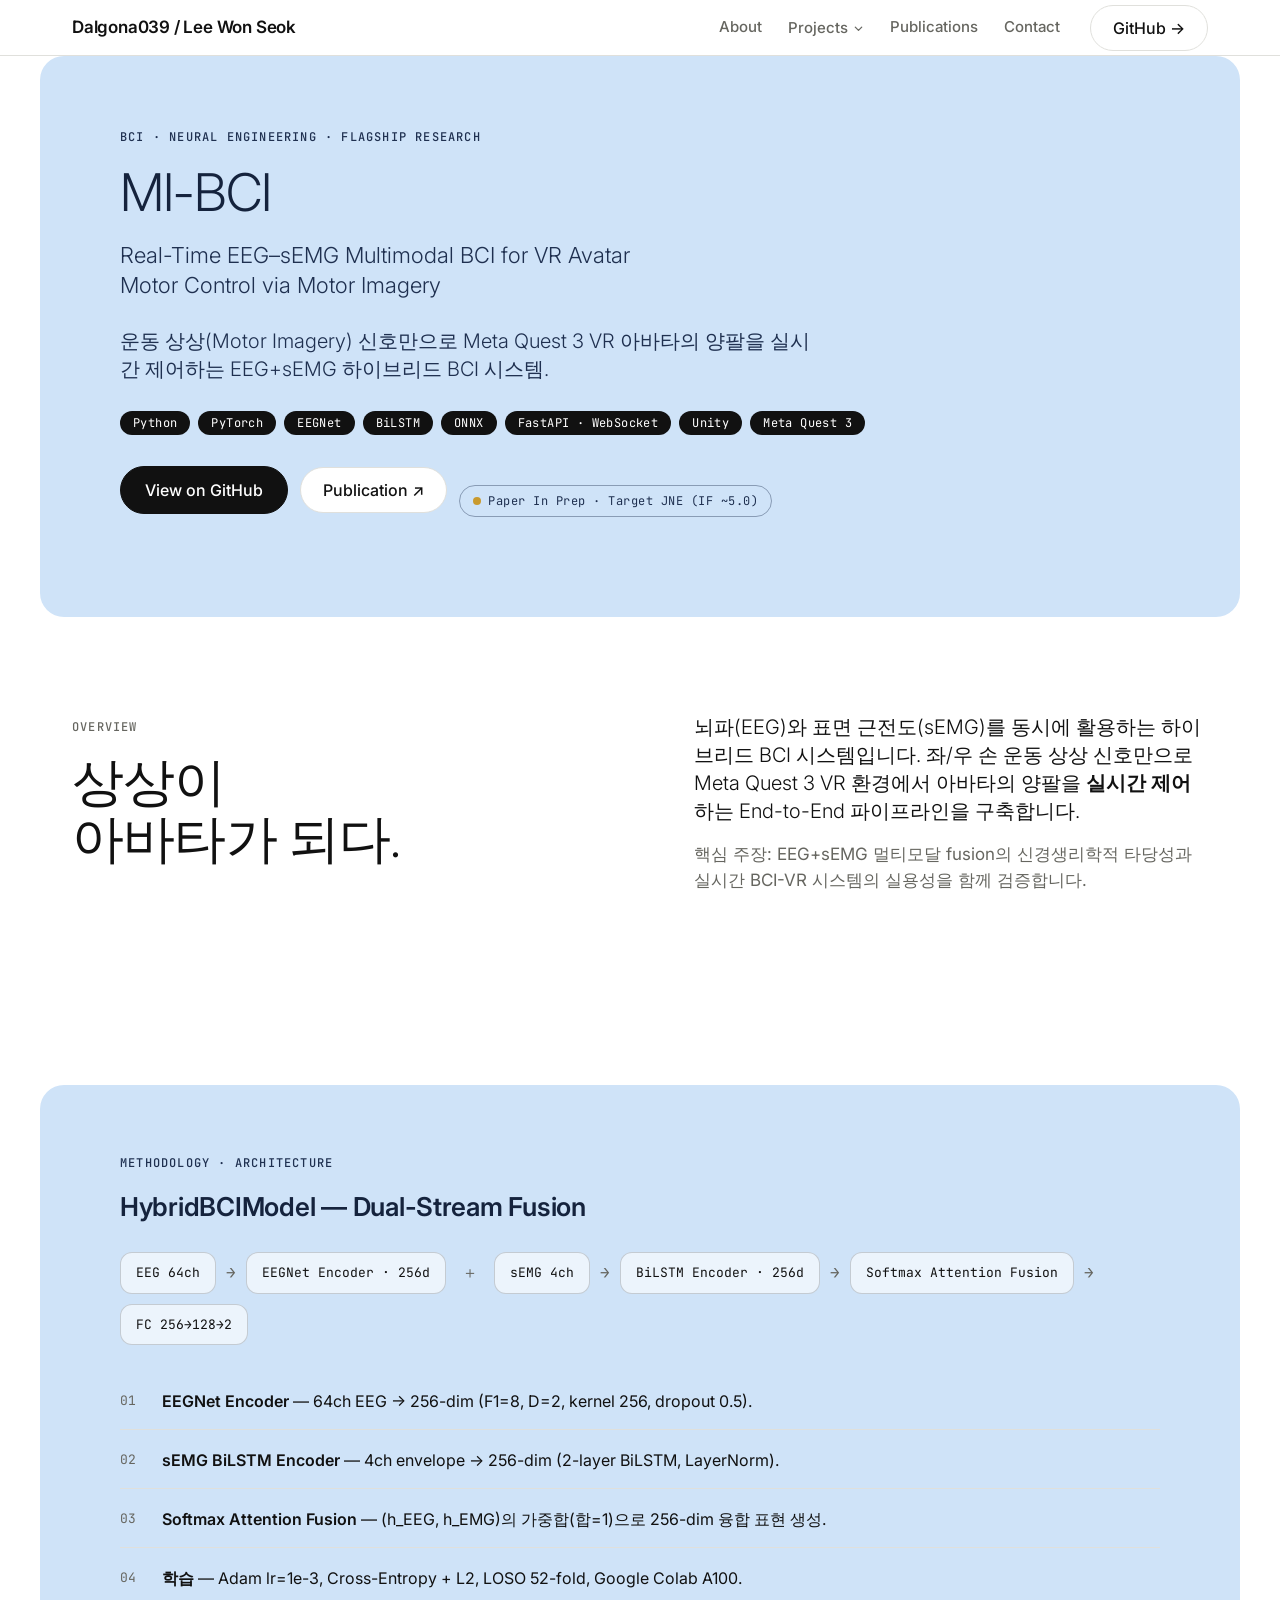
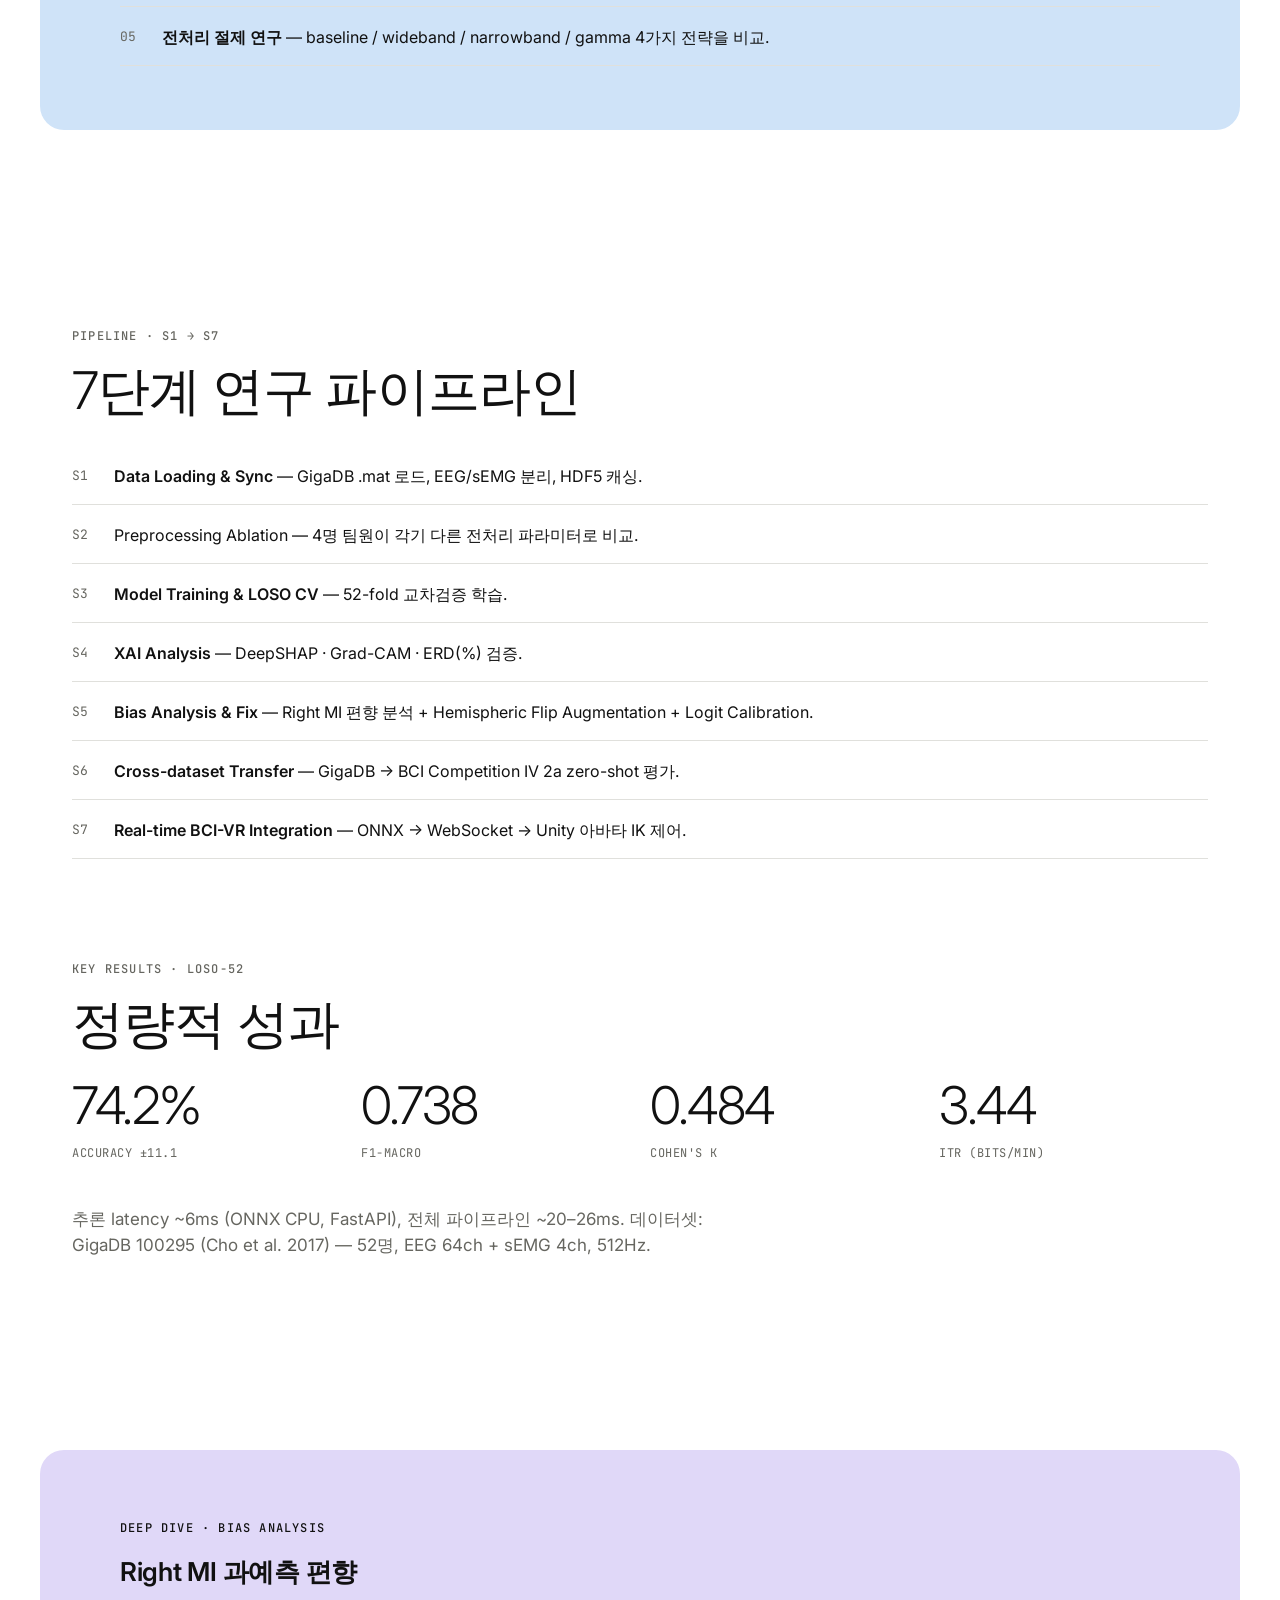
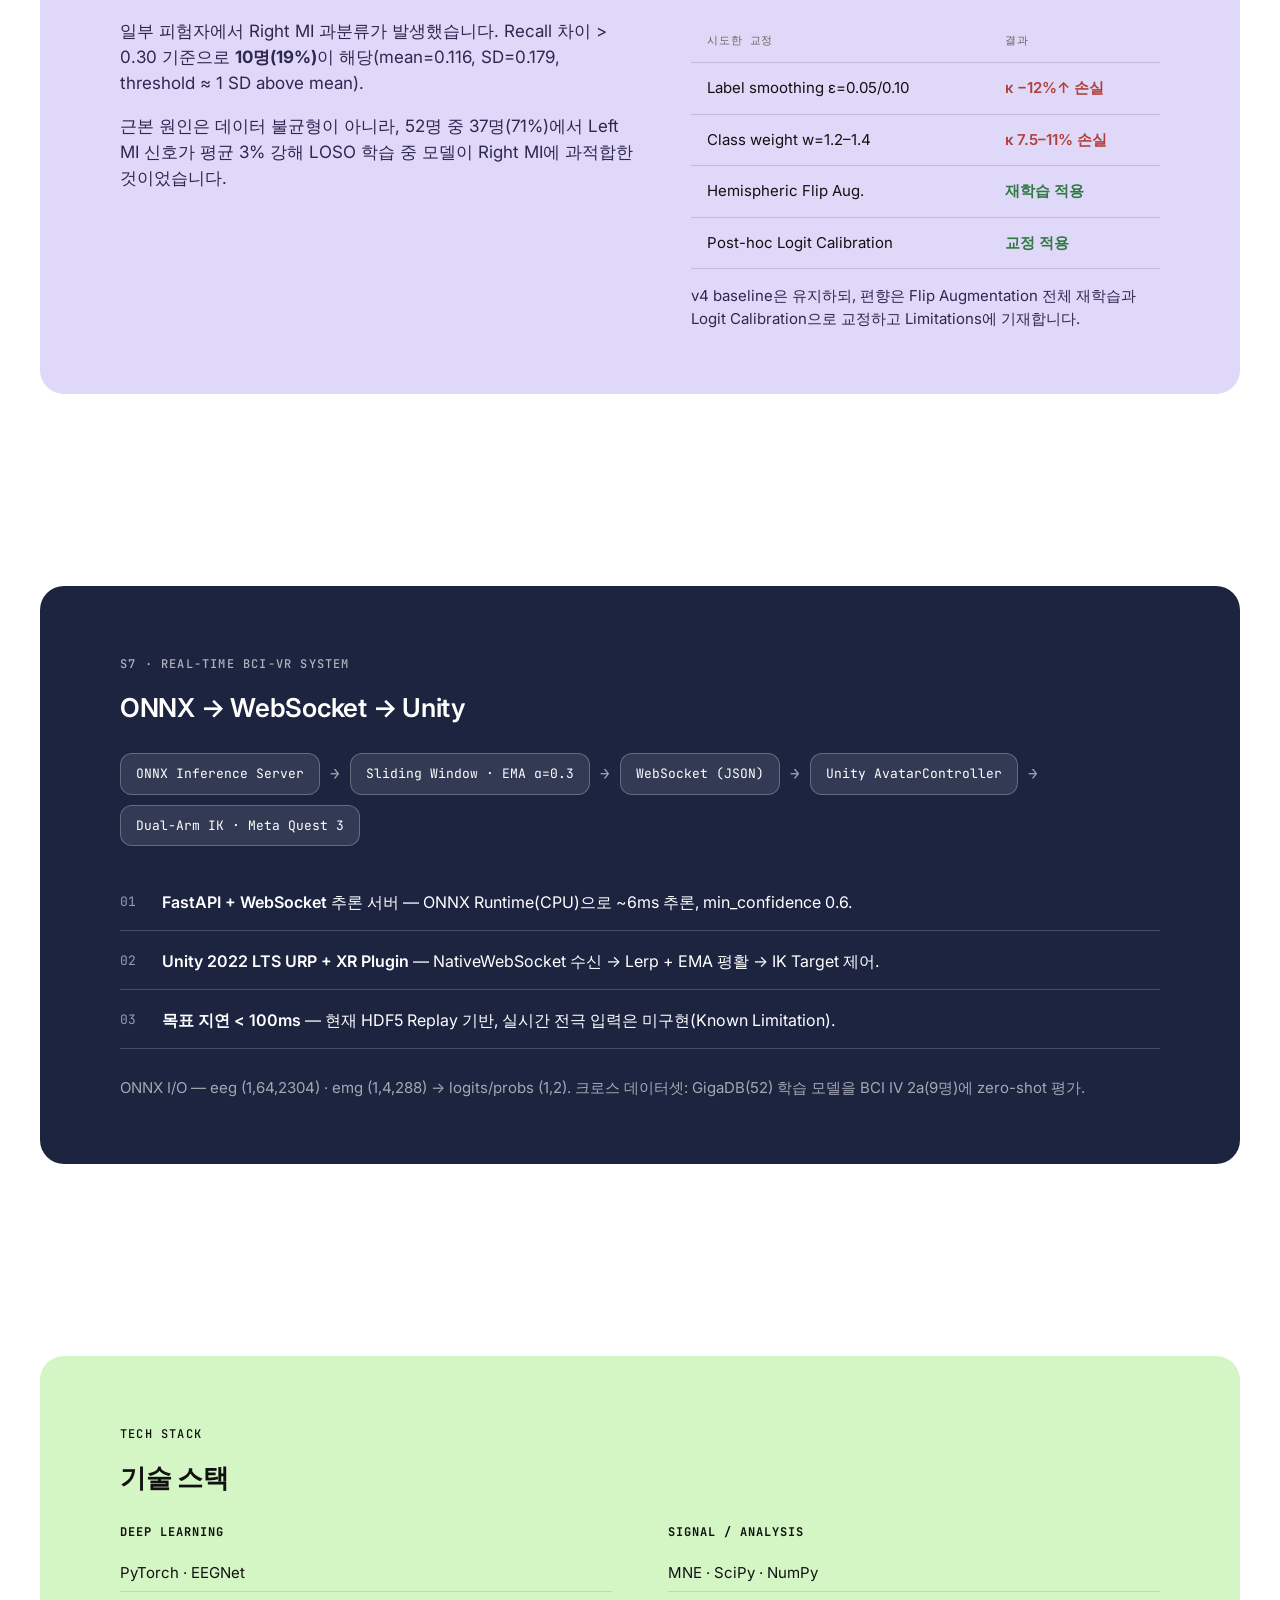
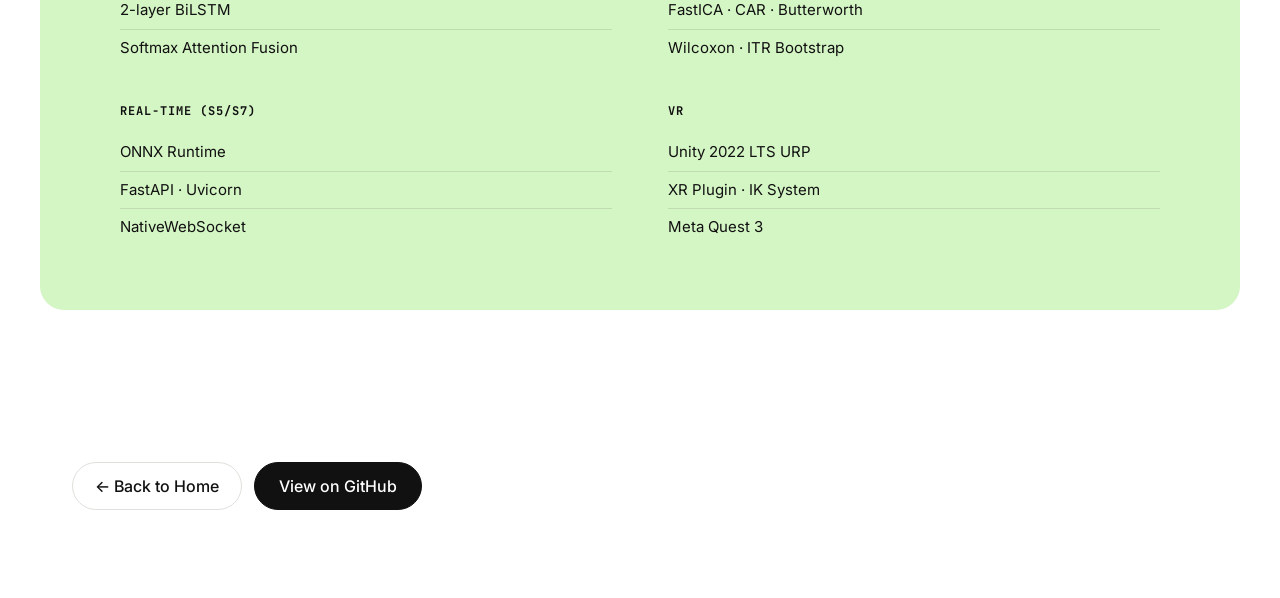
<file: projects/mi-bci/index.html>
<!DOCTYPE html>
<html lang="en">
<head>
<meta charset="UTF-8">
<meta name="viewport" content="width=device-width, initial-scale=1.0">
<title>MI-BCI — Real-Time EEG–sEMG Multimodal BCI for VR Avatar Control</title>
<meta name="description" content="운동 상상(Motor Imagery) 신호만으로 Meta Quest 3 VR 아바타의 양팔을 실시간 제어하는 EEG+sEMG 하이브리드 BCI 시스템.">
<link rel="stylesheet" href="../../assets/style.css">
</head>
<body>

<nav class="nav" id="nav">
  <div class="nav-inner">
    <a href="../../index.html" class="nav-brand">Dalgona039 / Lee Won Seok</a>
    <button class="nav-toggle" id="navToggle" aria-label="Menu"><span></span><span></span><span></span></button>
    <div class="nav-links">
      <a href="../../index.html#about" class="nav-link">About</a>
      <div class="nav-drop" id="projDrop">
        <span class="nav-link" id="projDropBtn" role="button" tabindex="0">Projects
          <svg width="11" height="11" viewBox="0 0 12 12" fill="none"><path d="M2.5 4.5L6 8l3.5-3.5" stroke="currentColor" stroke-width="1.4" stroke-linecap="round" stroke-linejoin="round"/></svg>
        </span>
        <div class="nav-drop-menu">
          <a href="../mi-bci/index.html"><span class="dot" style="background:var(--block-sky)"></span>MI-BCI (VR)</a>
          <a href="../tree-rag/index.html"><span class="dot" style="background:var(--block-lime)"></span>TreeRAG</a>
          <a href="../hop-android/index.html"><span class="dot" style="background:var(--block-mint)"></span>HOP Android</a>
          <a href="../ai-festival/index.html"><span class="dot" style="background:var(--block-lilac)"></span>N2O Digital Twin</a>
          <a href="../gait-analysis/index.html"><span class="dot" style="background:var(--block-cream)"></span>Walk-Fit</a>
          <a href="../fog-detection/index.html"><span class="dot" style="background:var(--block-pink)"></span>FOG Detection</a>
          <a href="../moon-bti/index.html"><span class="dot" style="background:var(--block-coral)"></span>Moon-BTI</a>
          <a href="../ai-port/index.html"><span class="dot" style="background:var(--block-navy)"></span>AI-PORT</a>
        </div>
      </div>
      <a href="../../index.html#publications" class="nav-link">Publications</a>
      <a href="../../index.html#contact" class="nav-link">Contact</a>
      <a href="https://github.com/dalgona039" target="_blank" rel="noopener" class="btn btn-secondary nav-cta">GitHub →</a>
    </div>
  </div>
</nav>

<!-- HEADER -->
<header class="section proj-hero">
  <div class="block block-sky" style="padding-top:0;padding-bottom:0;">
    <div class="block-inner">
      <span class="eyebrow" style="color:#1f3050;">BCI · Neural Engineering · Flagship Research</span>
      <h1 class="display-lg" style="color:#15233d;">MI-BCI</h1>
      <p class="subhead lead" style="color:#1f3050;max-width:44ch;margin-bottom:26px;">Real-Time EEG–sEMG Multimodal BCI for VR Avatar Motor Control via Motor Imagery</p>
      <p class="body-lg" style="max-width:58ch;color:#1f3050;">운동 상상(Motor Imagery) 신호만으로 Meta Quest 3 VR 아바타의 양팔을 실시간 제어하는 EEG+sEMG 하이브리드 BCI 시스템.</p>
      <div class="tags mt-m">
        <span class="tag">Python</span><span class="tag">PyTorch</span><span class="tag">EEGNet</span><span class="tag">BiLSTM</span>
        <span class="tag">ONNX</span><span class="tag">FastAPI · WebSocket</span><span class="tag">Unity</span><span class="tag">Meta Quest 3</span>
      </div>
      <div class="proj-hero-actions mt-m">
        <a href="https://github.com/dalgona039/MI-BCI" target="_blank" rel="noopener" class="btn btn-primary">View on GitHub</a>
        <a href="../../index.html#publications" class="btn btn-secondary">Publication ↗</a>
        <span class="pub-status" style="border-color:rgba(31,48,80,.4);color:#1f3050;"><span class="dot"></span>Paper In Prep · Target JNE (IF ~5.0)</span>
      </div>
      <p class="body-sm mt-m" style="color:#3a4a66;">
</p>
    </div>
  </div>
</header>

<!-- OVERVIEW -->
<section class="section">
  <div class="wrap">
    <div class="two-col">
      <div>
        <span class="eyebrow ink-soft">Overview</span>
        <h2 class="display-lg mt-s">상상이<br>아바타가 되다.</h2>
      </div>
      <div>
        <p class="body-lg">뇌파(EEG)와 표면 근전도(sEMG)를 동시에 활용하는 하이브리드 BCI 시스템입니다. 좌/우 손 운동 상상 신호만으로 Meta Quest 3 VR 환경에서 아바타의 양팔을 <strong>실시간 제어</strong>하는 End-to-End 파이프라인을 구축합니다.</p>
        <p class="body mt-s ink-soft">핵심 주장: EEG+sEMG 멀티모달 fusion의 신경생리학적 타당성과 실시간 BCI-VR 시스템의 실용성을 함께 검증합니다. </p>
      </div>
    </div>
  </div>
</section>

<!-- MODEL / METHODOLOGY -->
<section class="block block-sky">
  <div class="block-inner">
    <span class="eyebrow" style="color:#1f3050;">Methodology · Architecture</span>
    <h2 class="headline mt-s mb-m" style="color:#15233d;">HybridBCIModel — Dual-Stream Fusion</h2>
    <div class="flow mb-m">
      <span class="node">EEG 64ch</span><span class="arrow">→</span>
      <span class="node">EEGNet Encoder · 256d</span>
      <span class="arrow" style="margin:0 6px;">＋</span>
      <span class="node">sEMG 4ch</span><span class="arrow">→</span>
      <span class="node">BiLSTM Encoder · 256d</span>
      <span class="arrow">→</span>
      <span class="node">Softmax Attention Fusion</span><span class="arrow">→</span>
      <span class="node">FC 256→128→2</span>
    </div>
    <ul class="feature-list">
      <li><span class="idx">01</span><span class="ft-body"><strong>EEGNet Encoder</strong> — 64ch EEG → 256-dim (F1=8, D=2, kernel 256, dropout 0.5).</span></li>
      <li><span class="idx">02</span><span class="ft-body"><strong>sEMG BiLSTM Encoder</strong> — 4ch envelope → 256-dim (2-layer BiLSTM, LayerNorm).</span></li>
      <li><span class="idx">03</span><span class="ft-body"><strong>Softmax Attention Fusion</strong> — (h_EEG, h_EMG)의 가중합(합=1)으로 256-dim 융합 표현 생성.</span></li>
      <li><span class="idx">04</span><span class="ft-body"><strong>학습</strong> — Adam lr=1e-3, Cross-Entropy + L2, LOSO 52-fold, Google Colab A100.</span></li>
      <li><span class="idx">05</span><span class="ft-body"><strong>전처리 절제 연구</strong> — baseline / wideband / narrowband / gamma 4가지 전략을 비교.</span></li>
    </ul>
  </div>
</section>

<!-- PIPELINE -->
<section class="section">
  <div class="wrap">
    <span class="eyebrow ink-soft">Pipeline · S1 → S7</span>
    <h2 class="display-lg mt-s mb-m">7단계 연구 파이프라인</h2>
    <ul class="feature-list">
      <li><span class="idx">S1</span><span class="ft-body"><strong>Data Loading &amp; Sync</strong> — GigaDB .mat 로드, EEG/sEMG 분리, HDF5 캐싱. <em></em></span></li>
      <li><span class="idx">S2</span><span class="ft-body">Preprocessing Ablation — 4명 팀원이 각기 다른 전처리 파라미터로 비교. </span></li>
      <li><span class="idx">S3</span><span class="ft-body"><strong>Model Training &amp; LOSO CV</strong> — 52-fold 교차검증 학습. <em></em></span></li>
      <li><span class="idx">S4</span><span class="ft-body"><strong>XAI Analysis</strong> — DeepSHAP · Grad-CAM · ERD(%) 검증. <em></em></span></li>
      <li><span class="idx">S5</span><span class="ft-body"><strong>Bias Analysis &amp; Fix</strong> — Right MI 편향 분석 + Hemispheric Flip Augmentation + Logit Calibration. <em></em></span></li>
      <li><span class="idx">S6</span><span class="ft-body"><strong>Cross-dataset Transfer</strong> — GigaDB → BCI Competition IV 2a zero-shot 평가. <em></em></span></li>
      <li><span class="idx">S7</span><span class="ft-body"><strong>Real-time BCI-VR Integration</strong> — ONNX → WebSocket → Unity 아바타 IK 제어. <em></em></span></li>
    </ul>
  </div>
</section>

<!-- RESULTS -->
<section class="section" style="padding-top:0;">
  <div class="wrap">
    <span class="eyebrow ink-soft">Key Results · LOSO-52</span>
    <h2 class="display-lg mt-s mb-m">정량적 성과</h2>
    <div class="stats">
      <div class="stat"><div class="num">74.2%</div><div class="lbl">Accuracy ±11.1</div></div>
      <div class="stat"><div class="num">0.738</div><div class="lbl">F1-Macro</div></div>
      <div class="stat"><div class="num">0.484</div><div class="lbl">Cohen's κ</div></div>
      <div class="stat"><div class="num">3.44</div><div class="lbl">ITR (bits/min)</div></div>
    </div>
    <p class="body mt-l ink-soft" style="max-width:62ch;">추론 latency ~6ms (ONNX CPU, FastAPI), 전체 파이프라인 ~20–26ms. 데이터셋: GigaDB 100295 (Cho et al. 2017) — 52명, EEG 64ch + sEMG 4ch, 512Hz.</p>
  </div>
</section>

<!-- BIAS ANALYSIS -->
<section class="block block-lilac">
  <div class="block-inner">
    <span class="eyebrow">Deep Dive · Bias Analysis</span>
    <h2 class="headline mt-s mb-m">Right MI 과예측 편향</h2>
    <div class="two-col">
      <div>
        <p class="body" style="color:#2e2750;">일부 피험자에서 Right MI 과분류가 발생했습니다. Recall 차이 &gt; 0.30 기준으로 <strong>10명(19%)</strong>이 해당(mean=0.116, SD=0.179, threshold ≈ 1 SD above mean).</p>
        <p class="body mt-s" style="color:#2e2750;">근본 원인은 데이터 불균형이 아니라, 52명 중 37명(71%)에서 Left MI 신호가 평균 3% 강해 LOSO 학습 중 모델이 Right MI에 과적합한 것이었습니다.</p>
      </div>
      <div>
        <table class="dtable">
          <thead><tr><th>시도한 교정</th><th>결과</th></tr></thead>
          <tbody>
            <tr><td>Label smoothing ε=0.05/0.10</td><td class="em" style="color:#B0413A;">κ −12%↑ 손실</td></tr>
            <tr><td>Class weight w=1.2–1.4</td><td class="em" style="color:#B0413A;">κ 7.5–11% 손실</td></tr>
            <tr><td>Hemispheric Flip Aug.</td><td class="em" style="color:#2f7a43;">재학습 적용</td></tr>
            <tr><td>Post-hoc Logit Calibration</td><td class="em" style="color:#2f7a43;">교정 적용</td></tr>
          </tbody>
        </table>
        <p class="body-sm mt-s" style="color:#2e2750;">v4 baseline은 유지하되, 편향은 Flip Augmentation 전체 재학습과 Logit Calibration으로 교정하고 Limitations에 기재합니다.</p>
      </div>
    </div>
  </div>
</section>

<!-- REAL-TIME SYSTEM -->
<section class="block block-navy">
  <div class="block-inner">
    <span class="eyebrow" style="color:rgba(255,255,255,.65);">S7 · Real-Time BCI-VR System</span>
    <h2 class="headline mt-s mb-m" style="color:#fff;">ONNX → WebSocket → Unity</h2>
    <div class="flow mb-m">
      <span class="node">ONNX Inference Server</span><span class="arrow" style="color:rgba(255,255,255,.6);">→</span>
      <span class="node">Sliding Window · EMA α=0.3</span><span class="arrow" style="color:rgba(255,255,255,.6);">→</span>
      <span class="node">WebSocket (JSON)</span><span class="arrow" style="color:rgba(255,255,255,.6);">→</span>
      <span class="node">Unity AvatarController</span><span class="arrow" style="color:rgba(255,255,255,.6);">→</span>
      <span class="node">Dual-Arm IK · Meta Quest 3</span>
    </div>
    <ul class="feature-list">
      <li><span class="idx">01</span><span class="ft-body"><strong>FastAPI + WebSocket</strong> 추론 서버 — ONNX Runtime(CPU)으로 ~6ms 추론, min_confidence 0.6.</span></li>
      <li><span class="idx">02</span><span class="ft-body"><strong>Unity 2022 LTS URP + XR Plugin</strong> — NativeWebSocket 수신 → Lerp + EMA 평활 → IK Target 제어.</span></li>
      <li><span class="idx">03</span><span class="ft-body"><strong>목표 지연 &lt; 100ms</strong> — 현재 HDF5 Replay 기반, 실시간 전극 입력은 미구현(Known Limitation).</span></li>
    </ul>
    <p class="body-sm mt-m" style="color:rgba(255,255,255,.6);">ONNX I/O — eeg (1,64,2304) · emg (1,4,288) → logits/probs (1,2). 크로스 데이터셋: GigaDB(52) 학습 모델을 BCI IV 2a(9명)에 zero-shot 평가.</p>
  </div>
</section>

<!-- TECH STACK -->
<section class="block block-lime">
  <div class="block-inner">
    <span class="eyebrow">Tech Stack</span>
    <h2 class="headline mt-s mb-m">기술 스택</h2>
    <div class="stack-grid">
      <div class="stack-col"><h4>Deep Learning</h4><ul><li>PyTorch · EEGNet</li><li>2-layer BiLSTM</li><li>Softmax Attention Fusion</li></ul></div>
      <div class="stack-col"><h4>Signal / Analysis</h4><ul><li>MNE · SciPy · NumPy</li><li>FastICA · CAR · Butterworth</li><li>Wilcoxon · ITR Bootstrap</li></ul></div>
      <div class="stack-col"><h4>Real-Time (S5/S7)</h4><ul><li>ONNX Runtime</li><li>FastAPI · Uvicorn</li><li>NativeWebSocket</li></ul></div>
      <div class="stack-col"><h4>VR</h4><ul><li>Unity 2022 LTS URP</li><li>XR Plugin · IK System</li><li>Meta Quest 3</li></ul></div>
    </div>
  </div>
</section>

<!-- FOOT NAV -->
<section class="proj-foot">
  <div class="wrap">
    <div class="proj-foot-actions">
      <a href="../../index.html" class="btn btn-secondary">← Back to Home</a>
      <a href="https://github.com/dalgona039/MI-BCI" target="_blank" rel="noopener" class="btn btn-primary">View on GitHub</a>
    </div>
  </div>
</section>

<script src="../../assets/nav.js"></script>
</body>
</html>
</file>
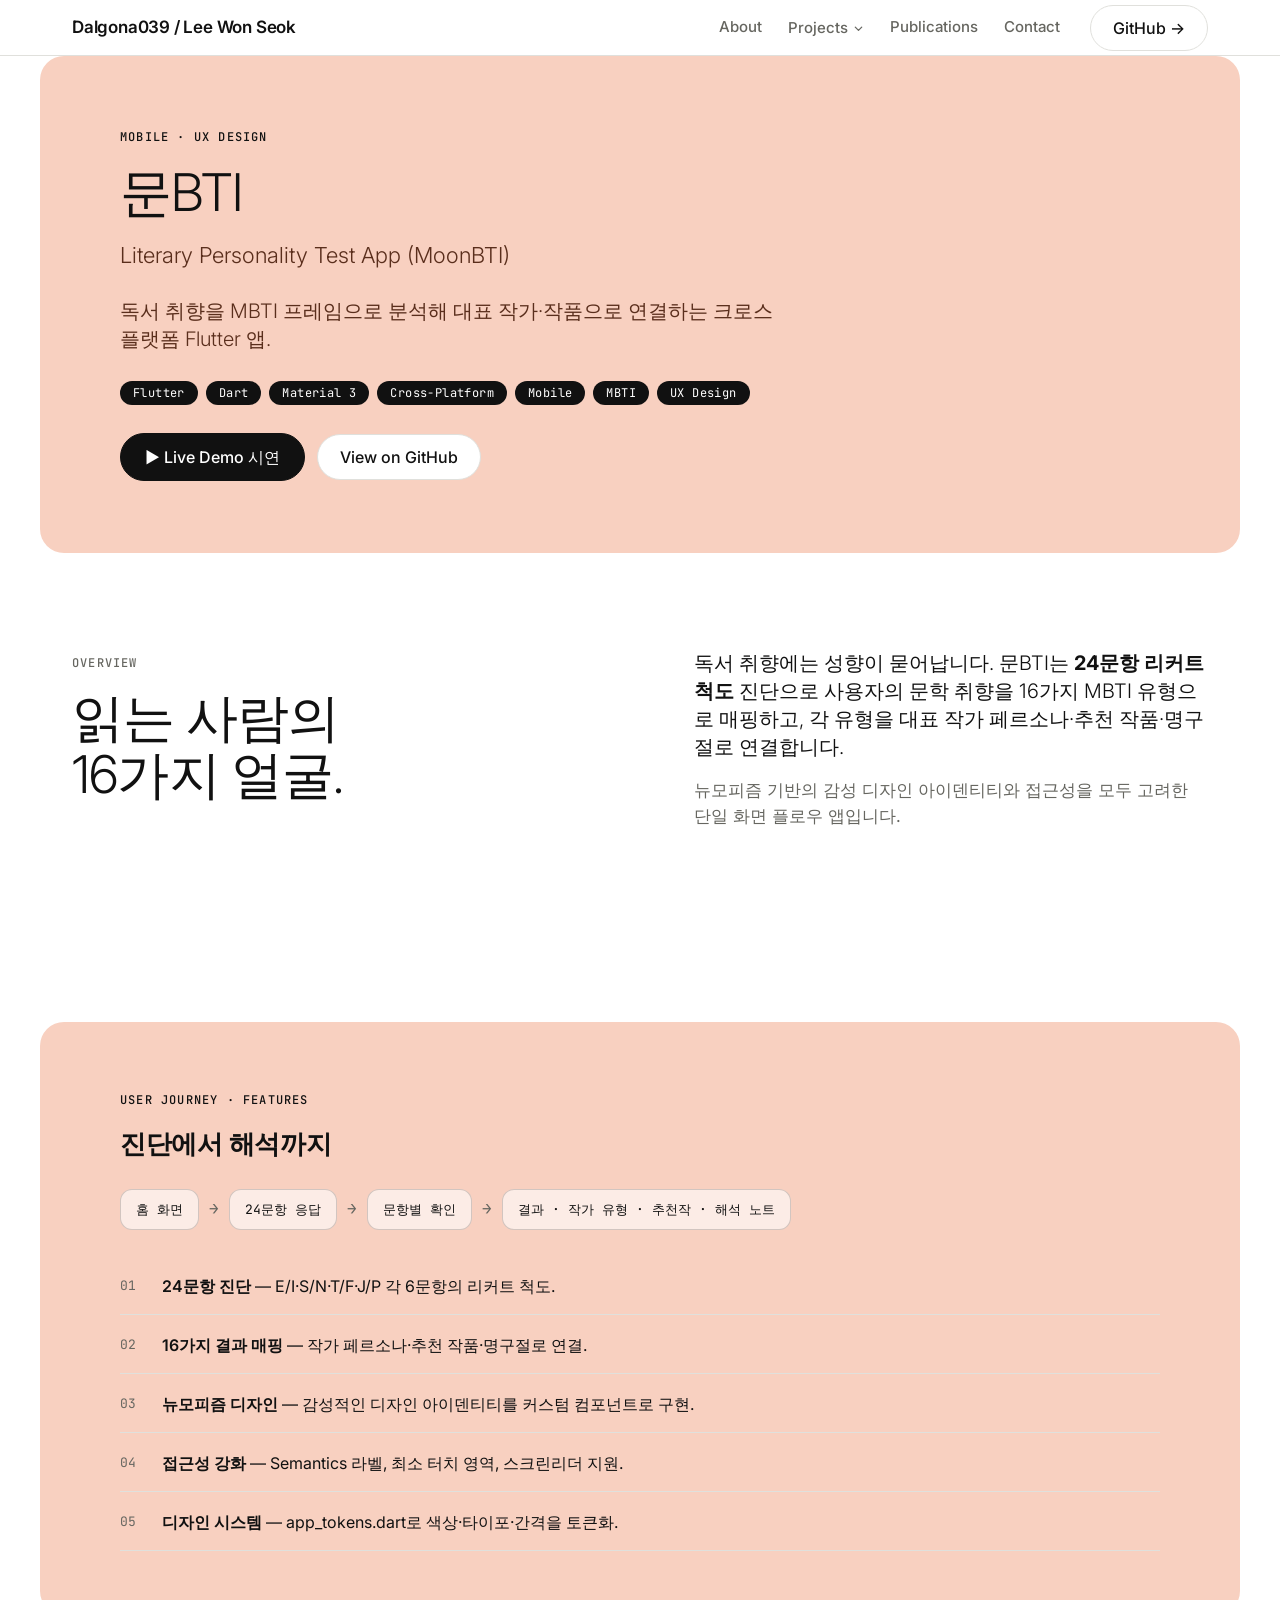
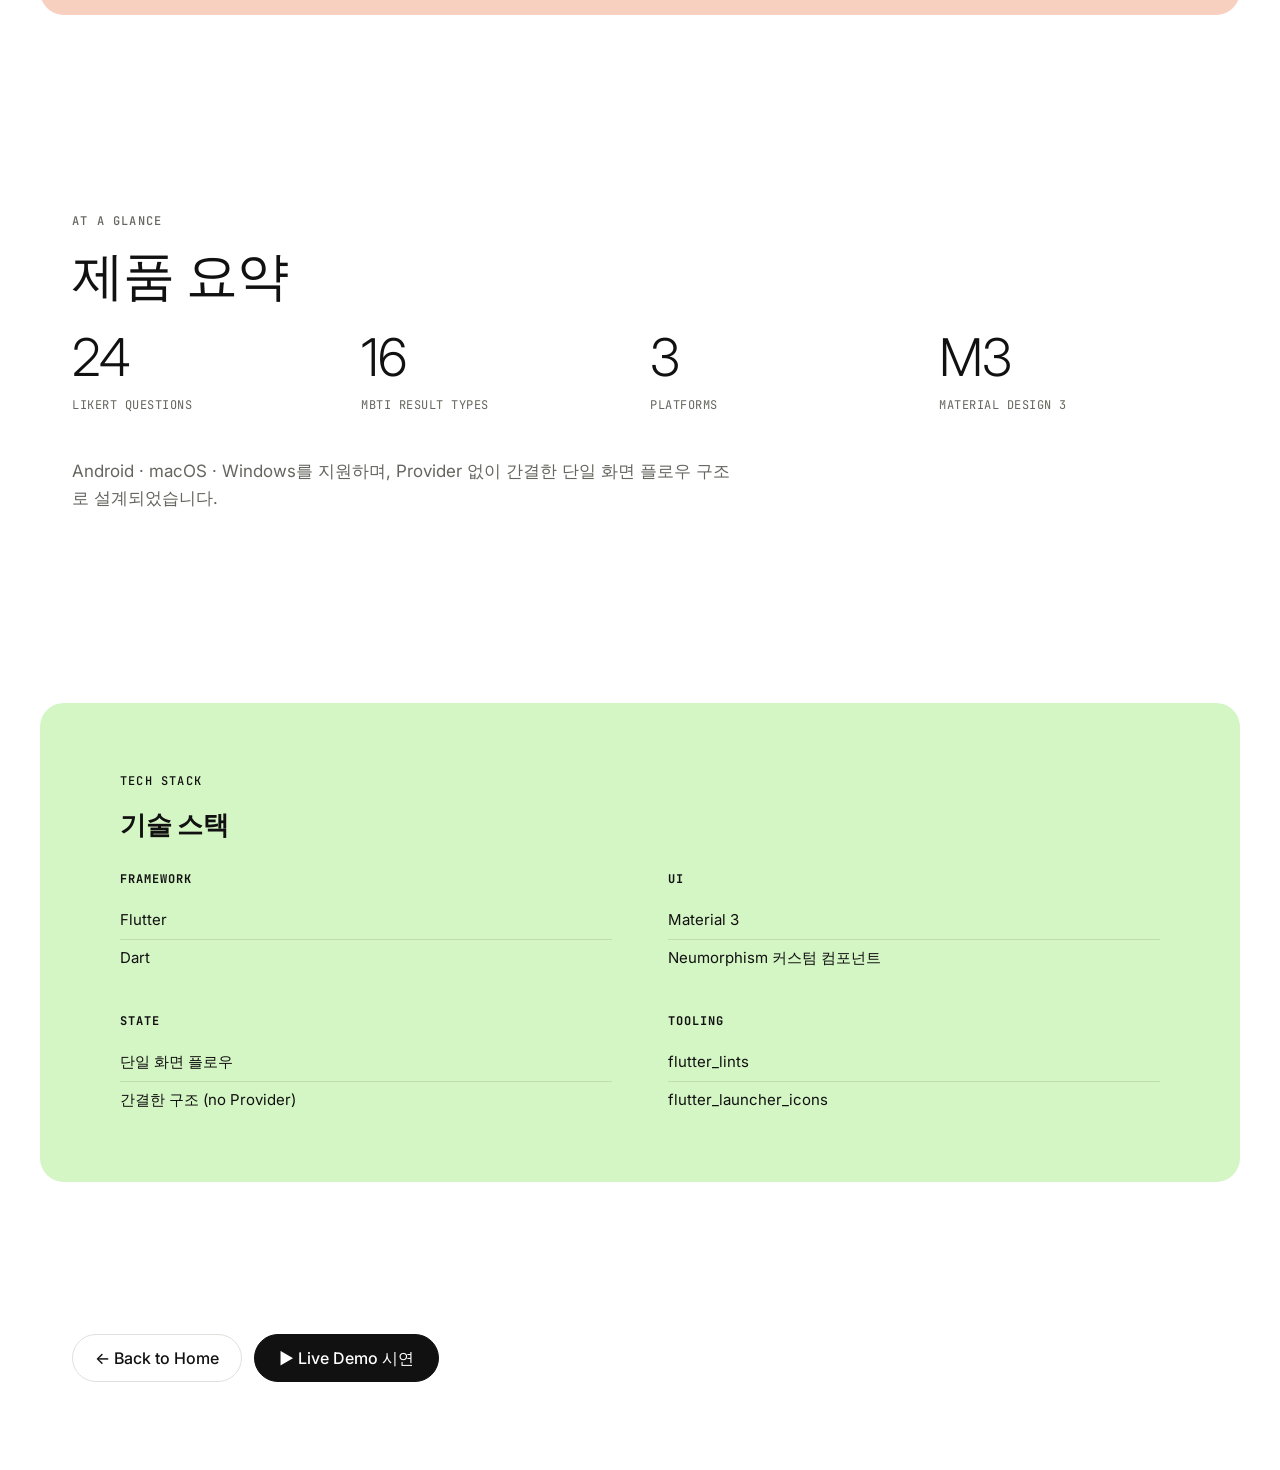
<file: projects/moon-bti/index.html>
<!DOCTYPE html>
<html lang="en">
<head>
<meta charset="UTF-8">
<meta name="viewport" content="width=device-width, initial-scale=1.0">
<title>문BTI (Moon-BTI) — Literary Personality Test App</title>
<meta name="description" content="독서 취향을 MBTI 프레임으로 분석해 대표 작가·작품으로 연결하는 크로스플랫폼 Flutter 앱.">
<link rel="stylesheet" href="../../assets/style.css">
</head>
<body>

<nav class="nav" id="nav">
  <div class="nav-inner">
    <a href="../../index.html" class="nav-brand">Dalgona039 / Lee Won Seok</a>
    <button class="nav-toggle" id="navToggle" aria-label="Menu"><span></span><span></span><span></span></button>
    <div class="nav-links">
      <a href="../../index.html#about" class="nav-link">About</a>
      <div class="nav-drop" id="projDrop">
        <span class="nav-link" id="projDropBtn" role="button" tabindex="0">Projects
          <svg width="11" height="11" viewBox="0 0 12 12" fill="none"><path d="M2.5 4.5L6 8l3.5-3.5" stroke="currentColor" stroke-width="1.4" stroke-linecap="round" stroke-linejoin="round"/></svg>
        </span>
        <div class="nav-drop-menu">
          <a href="../mi-bci/index.html"><span class="dot" style="background:var(--block-sky)"></span>MI-BCI (VR)</a>
          <a href="../tree-rag/index.html"><span class="dot" style="background:var(--block-lime)"></span>TreeRAG</a>
          <a href="../hop-android/index.html"><span class="dot" style="background:var(--block-mint)"></span>HOP Android</a>
          <a href="../ai-festival/index.html"><span class="dot" style="background:var(--block-lilac)"></span>N2O Digital Twin</a>
          <a href="../gait-analysis/index.html"><span class="dot" style="background:var(--block-cream)"></span>Walk-Fit</a>
          <a href="../fog-detection/index.html"><span class="dot" style="background:var(--block-pink)"></span>FOG Detection</a>
          <a href="../moon-bti/index.html"><span class="dot" style="background:var(--block-coral)"></span>Moon-BTI</a>
          <a href="../ai-port/index.html"><span class="dot" style="background:var(--block-navy)"></span>AI-PORT</a>
        </div>
      </div>
      <a href="../../index.html#publications" class="nav-link">Publications</a>
      <a href="../../index.html#contact" class="nav-link">Contact</a>
      <a href="https://github.com/dalgona039" target="_blank" rel="noopener" class="btn btn-secondary nav-cta">GitHub →</a>
    </div>
  </div>
</nav>

<!-- HEADER -->
<header class="section proj-hero">
  <div class="block block-coral" style="padding-top:0;padding-bottom:0;">
    <div class="block-inner">
      <span class="eyebrow">Mobile · UX Design</span>
      <h1 class="display-lg">문BTI</h1>
      <p class="subhead lead" style="color:#5a2e1c;max-width:36ch;margin-bottom:26px;">Literary Personality Test App (MoonBTI)</p>
      <p class="body-lg" style="max-width:56ch;color:#5a2e1c;">독서 취향을 MBTI 프레임으로 분석해 대표 작가·작품으로 연결하는 크로스플랫폼 Flutter 앱.</p>
      <div class="tags mt-m">
        <span class="tag">Flutter</span><span class="tag">Dart</span><span class="tag">Material 3</span>
        <span class="tag">Cross-Platform</span><span class="tag">Mobile</span><span class="tag">MBTI</span><span class="tag">UX Design</span>
      </div>
      <div class="proj-hero-actions mt-m">
        <a href="demo.html" class="btn btn-primary">▶ Live Demo 시연</a>
        <a href="https://github.com/dalgona039/Moon-BTI" target="_blank" rel="noopener" class="btn btn-secondary">View on GitHub</a>
      </div>
    </div>
  </div>
</header>

<!-- OVERVIEW -->
<section class="section">
  <div class="wrap">
    <div class="two-col">
      <div>
        <span class="eyebrow ink-soft">Overview</span>
        <h2 class="display-lg mt-s">읽는 사람의<br>16가지 얼굴.</h2>
      </div>
      <div>
        <p class="body-lg">독서 취향에는 성향이 묻어납니다. 문BTI는 <strong>24문항 리커트 척도</strong> 진단으로 사용자의 문학 취향을 16가지 MBTI 유형으로 매핑하고, 각 유형을 대표 작가 페르소나·추천 작품·명구절로 연결합니다.</p>
        <p class="body mt-s ink-soft">뉴모피즘 기반의 감성 디자인 아이덴티티와 접근성을 모두 고려한 단일 화면 플로우 앱입니다.</p>
      </div>
    </div>
  </div>
</section>

<!-- METHODOLOGY -->
<section class="block block-coral">
  <div class="block-inner">
    <span class="eyebrow">User Journey · Features</span>
    <h2 class="headline mt-s mb-m">진단에서 해석까지</h2>
    <div class="flow mb-m">
      <span class="node">홈 화면</span><span class="arrow">→</span>
      <span class="node">24문항 응답</span><span class="arrow">→</span>
      <span class="node">문항별 확인</span><span class="arrow">→</span>
      <span class="node">결과 · 작가 유형 · 추천작 · 해석 노트</span>
    </div>
    <ul class="feature-list">
      <li><span class="idx">01</span><span class="ft-body"><strong>24문항 진단</strong> — E/I·S/N·T/F·J/P 각 6문항의 리커트 척도.</span></li>
      <li><span class="idx">02</span><span class="ft-body"><strong>16가지 결과 매핑</strong> — 작가 페르소나·추천 작품·명구절로 연결.</span></li>
      <li><span class="idx">03</span><span class="ft-body"><strong>뉴모피즘 디자인</strong> — 감성적인 디자인 아이덴티티를 커스텀 컴포넌트로 구현.</span></li>
      <li><span class="idx">04</span><span class="ft-body"><strong>접근성 강화</strong> — Semantics 라벨, 최소 터치 영역, 스크린리더 지원.</span></li>
      <li><span class="idx">05</span><span class="ft-body"><strong>디자인 시스템</strong> — app_tokens.dart로 색상·타이포·간격을 토큰화.</span></li>
    </ul>
  </div>
</section>

<!-- RESULTS -->
<section class="section">
  <div class="wrap">
    <span class="eyebrow ink-soft">At a Glance</span>
    <h2 class="display-lg mt-s mb-m">제품 요약</h2>
    <div class="stats">
      <div class="stat"><div class="num">24</div><div class="lbl">Likert Questions</div></div>
      <div class="stat"><div class="num">16</div><div class="lbl">MBTI Result Types</div></div>
      <div class="stat"><div class="num">3</div><div class="lbl">Platforms</div></div>
      <div class="stat"><div class="num">M3</div><div class="lbl">Material Design 3</div></div>
    </div>
    <p class="body mt-l ink-soft" style="max-width:60ch;">Android · macOS · Windows를 지원하며, Provider 없이 간결한 단일 화면 플로우 구조로 설계되었습니다.</p>
  </div>
</section>

<!-- TECH STACK -->
<section class="block block-lime">
  <div class="block-inner">
    <span class="eyebrow">Tech Stack</span>
    <h2 class="headline mt-s mb-m">기술 스택</h2>
    <div class="stack-grid">
      <div class="stack-col"><h4>Framework</h4><ul><li>Flutter</li><li>Dart</li></ul></div>
      <div class="stack-col"><h4>UI</h4><ul><li>Material 3</li><li>Neumorphism 커스텀 컴포넌트</li></ul></div>
      <div class="stack-col"><h4>State</h4><ul><li>단일 화면 플로우</li><li>간결한 구조 (no Provider)</li></ul></div>
      <div class="stack-col"><h4>Tooling</h4><ul><li>flutter_lints</li><li>flutter_launcher_icons</li></ul></div>
    </div>
  </div>
</section>

<!-- FOOT NAV -->
<section class="proj-foot">
  <div class="wrap">
    <div class="proj-foot-actions">
      <a href="../../index.html" class="btn btn-secondary">← Back to Home</a>
      <a href="demo.html" class="btn btn-primary">▶ Live Demo 시연</a>
    </div>
  </div>
</section>

<script src="../../assets/nav.js"></script>
</body>
</html>
</file>
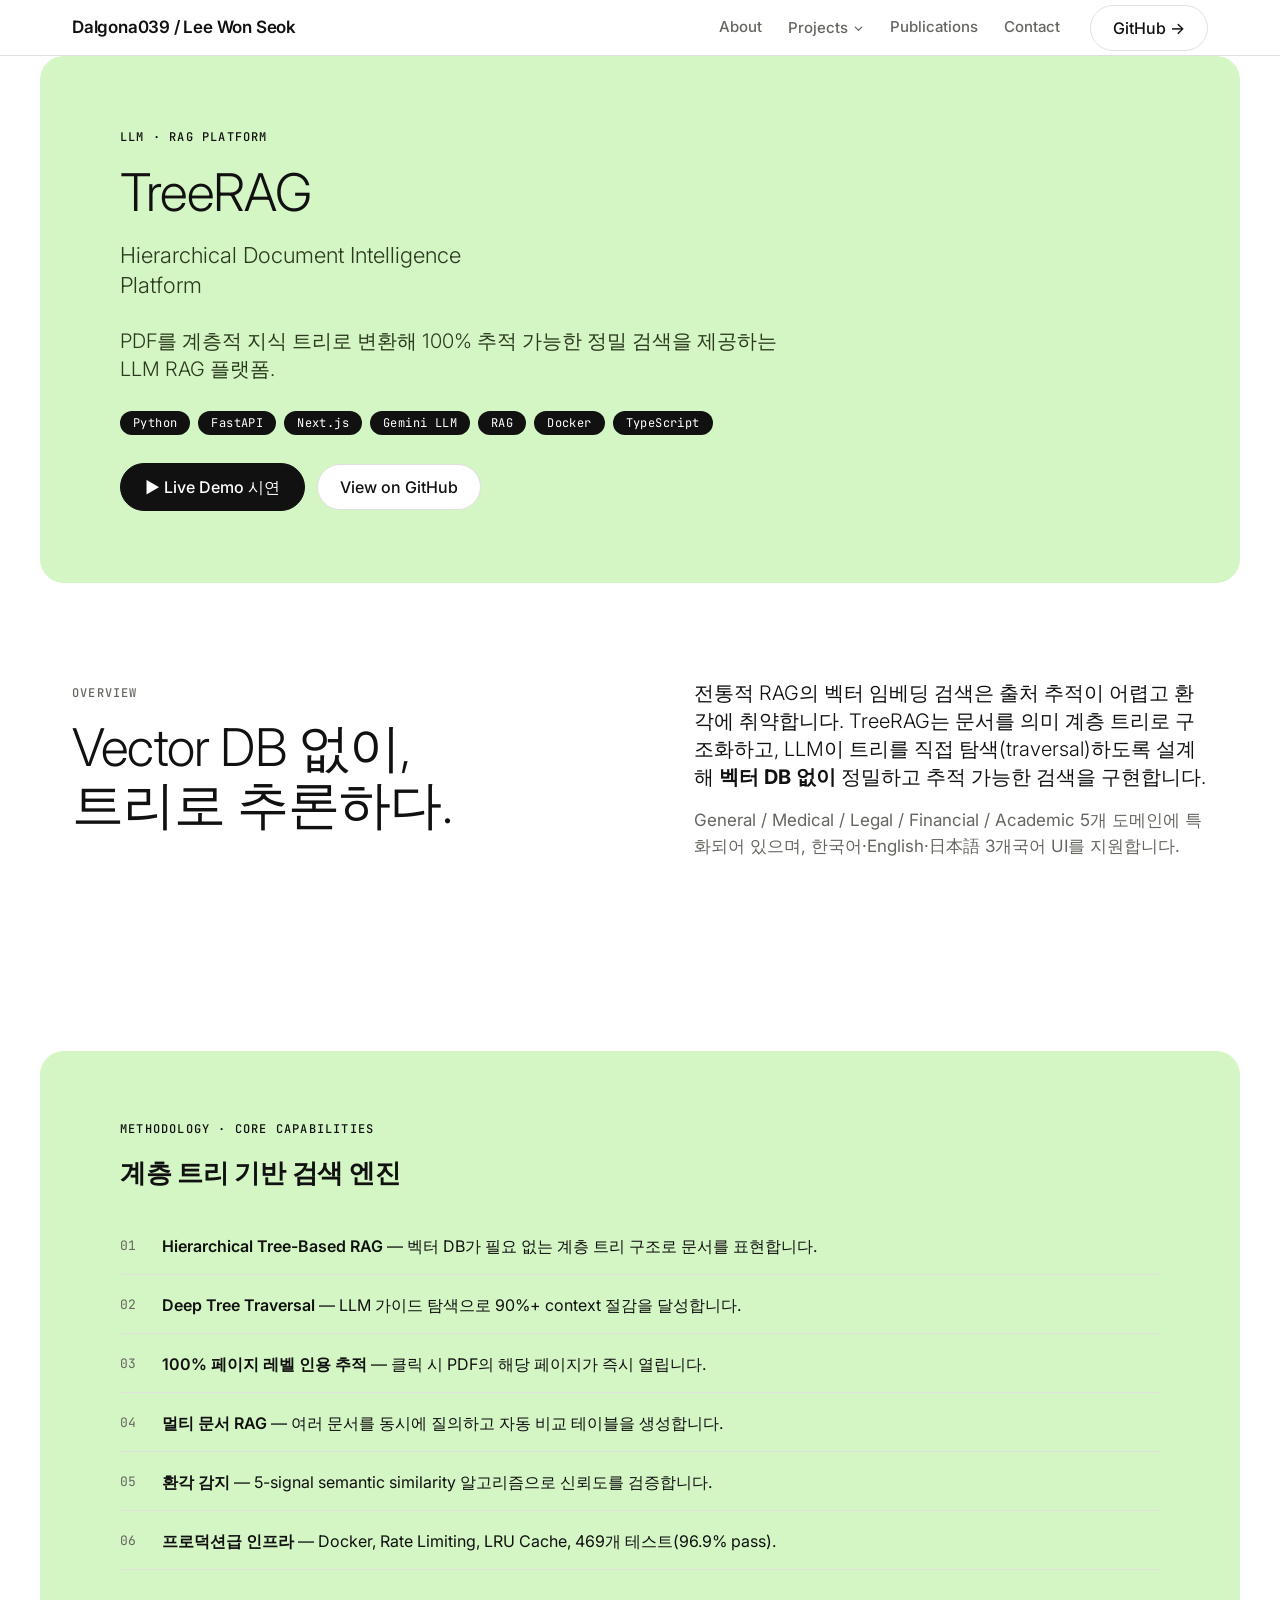
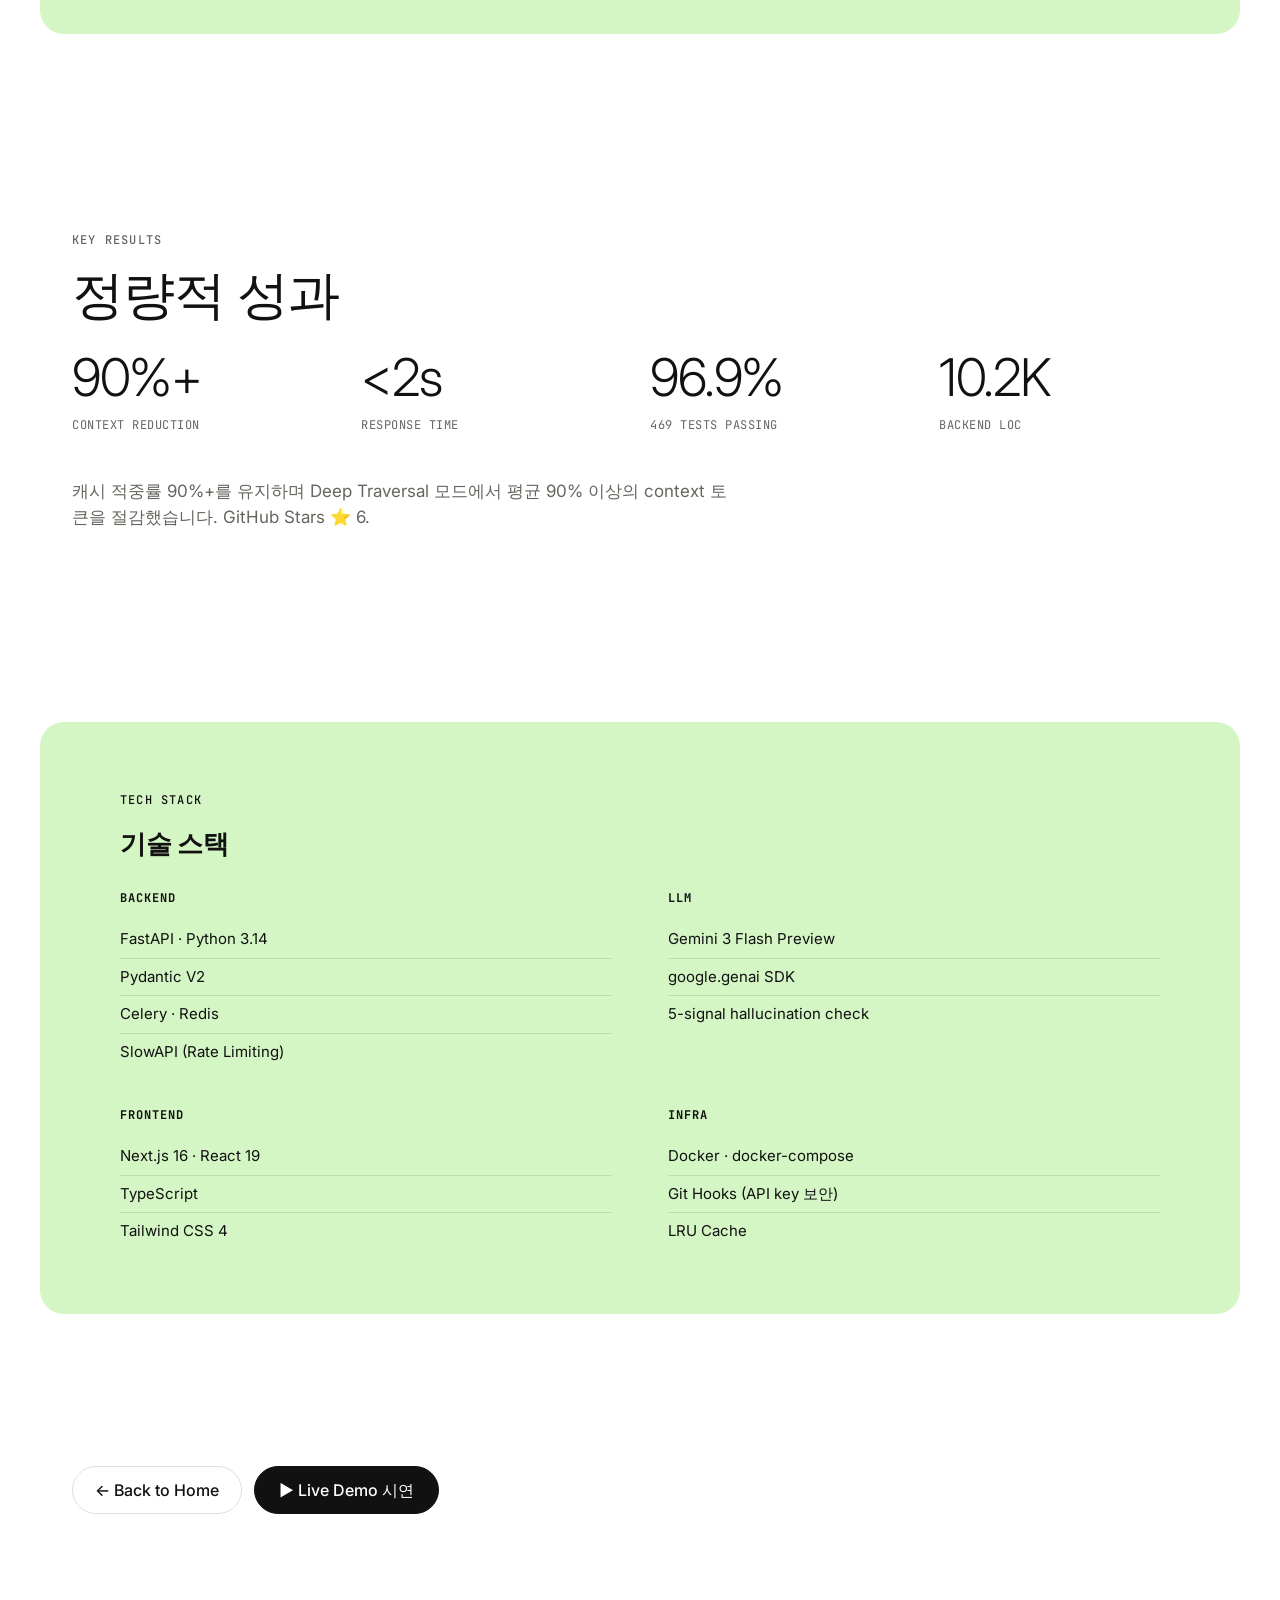
<file: projects/tree-rag/index.html>
<!DOCTYPE html>
<html lang="en">
<head>
<meta charset="UTF-8">
<meta name="viewport" content="width=device-width, initial-scale=1.0">
<title>TreeRAG — Hierarchical Document Intelligence Platform</title>
<meta name="description" content="PDF를 계층적 지식 트리로 변환해 100% 추적 가능한 정밀 검색을 제공하는 LLM RAG 플랫폼.">
<link rel="stylesheet" href="../../assets/style.css">
</head>
<body>

<nav class="nav" id="nav">
  <div class="nav-inner">
    <a href="../../index.html" class="nav-brand">Dalgona039 / Lee Won Seok</a>
    <button class="nav-toggle" id="navToggle" aria-label="Menu"><span></span><span></span><span></span></button>
    <div class="nav-links">
      <a href="../../index.html#about" class="nav-link">About</a>
      <div class="nav-drop" id="projDrop">
        <span class="nav-link" id="projDropBtn" role="button" tabindex="0">Projects
          <svg width="11" height="11" viewBox="0 0 12 12" fill="none"><path d="M2.5 4.5L6 8l3.5-3.5" stroke="currentColor" stroke-width="1.4" stroke-linecap="round" stroke-linejoin="round"/></svg>
        </span>
        <div class="nav-drop-menu">
          <a href="../mi-bci/index.html"><span class="dot" style="background:var(--block-sky)"></span>MI-BCI (VR)</a>
          <a href="../tree-rag/index.html"><span class="dot" style="background:var(--block-lime)"></span>TreeRAG</a>
          <a href="../hop-android/index.html"><span class="dot" style="background:var(--block-mint)"></span>HOP Android</a>
          <a href="../ai-festival/index.html"><span class="dot" style="background:var(--block-lilac)"></span>N2O Digital Twin</a>
          <a href="../gait-analysis/index.html"><span class="dot" style="background:var(--block-cream)"></span>Walk-Fit</a>
          <a href="../fog-detection/index.html"><span class="dot" style="background:var(--block-pink)"></span>FOG Detection</a>
          <a href="../moon-bti/index.html"><span class="dot" style="background:var(--block-coral)"></span>Moon-BTI</a>
          <a href="../ai-port/index.html"><span class="dot" style="background:var(--block-navy)"></span>AI-PORT</a>
        </div>
      </div>
      <a href="../../index.html#publications" class="nav-link">Publications</a>
      <a href="../../index.html#contact" class="nav-link">Contact</a>
      <a href="https://github.com/dalgona039" target="_blank" rel="noopener" class="btn btn-secondary nav-cta">GitHub →</a>
    </div>
  </div>
</nav>

<!-- HEADER -->
<header class="section proj-hero">
  <div class="block block-lime" style="padding-top:0;padding-bottom:0;">
    <div class="block-inner">
      <span class="eyebrow">LLM · RAG Platform</span>
      <h1 class="display-lg">TreeRAG</h1>
      <p class="subhead lead" style="color:#2c3a1f;max-width:30ch;margin-bottom:26px;">Hierarchical Document Intelligence Platform</p>
      <p class="body-lg" style="max-width:56ch;color:#2c3a1f;">PDF를 계층적 지식 트리로 변환해 100% 추적 가능한 정밀 검색을 제공하는 LLM RAG 플랫폼.</p>
      <div class="tags mt-m">
        <span class="tag">Python</span><span class="tag">FastAPI</span><span class="tag">Next.js</span>
        <span class="tag">Gemini LLM</span><span class="tag">RAG</span><span class="tag">Docker</span><span class="tag">TypeScript</span>
      </div>
      <div class="proj-hero-actions mt-m">
        <a href="demo.html" class="btn btn-primary">▶ Live Demo 시연</a>
        <a href="https://github.com/dalgona039/TreeRAG" target="_blank" rel="noopener" class="btn btn-secondary">View on GitHub</a>
      </div>
    </div>
  </div>
</header>

<!-- OVERVIEW -->
<section class="section">
  <div class="wrap">
    <div class="two-col">
      <div>
        <span class="eyebrow ink-soft">Overview</span>
        <h2 class="display-lg mt-s">Vector DB 없이,<br>트리로 추론하다.</h2>
      </div>
      <div>
        <p class="body-lg">전통적 RAG의 벡터 임베딩 검색은 출처 추적이 어렵고 환각에 취약합니다. TreeRAG는 문서를 의미 계층 트리로 구조화하고, LLM이 트리를 직접 탐색(traversal)하도록 설계해 <strong>벡터 DB 없이</strong> 정밀하고 추적 가능한 검색을 구현합니다.</p>
        <p class="body mt-s ink-soft">General / Medical / Legal / Financial / Academic 5개 도메인에 특화되어 있으며, 한국어·English·日本語 3개국어 UI를 지원합니다.</p>
      </div>
    </div>
  </div>
</section>

<!-- METHODOLOGY -->
<section class="block block-lime">
  <div class="block-inner">
    <span class="eyebrow">Methodology · Core Capabilities</span>
    <h2 class="headline mt-s mb-m">계층 트리 기반 검색 엔진</h2>
    <ul class="feature-list">
      <li><span class="idx">01</span><span class="ft-body"><strong>Hierarchical Tree-Based RAG</strong> — 벡터 DB가 필요 없는 계층 트리 구조로 문서를 표현합니다.</span></li>
      <li><span class="idx">02</span><span class="ft-body"><strong>Deep Tree Traversal</strong> — LLM 가이드 탐색으로 90%+ context 절감을 달성합니다.</span></li>
      <li><span class="idx">03</span><span class="ft-body"><strong>100% 페이지 레벨 인용 추적</strong> — 클릭 시 PDF의 해당 페이지가 즉시 열립니다.</span></li>
      <li><span class="idx">04</span><span class="ft-body"><strong>멀티 문서 RAG</strong> — 여러 문서를 동시에 질의하고 자동 비교 테이블을 생성합니다.</span></li>
      <li><span class="idx">05</span><span class="ft-body"><strong>환각 감지</strong> — 5-signal semantic similarity 알고리즘으로 신뢰도를 검증합니다.</span></li>
      <li><span class="idx">06</span><span class="ft-body"><strong>프로덕션급 인프라</strong> — Docker, Rate Limiting, LRU Cache, 469개 테스트(96.9% pass).</span></li>
    </ul>
  </div>
</section>

<!-- RESULTS -->
<section class="section">
  <div class="wrap">
    <span class="eyebrow ink-soft">Key Results</span>
    <h2 class="display-lg mt-s mb-m">정량적 성과</h2>
    <div class="stats">
      <div class="stat"><div class="num">90%+</div><div class="lbl">Context Reduction</div></div>
      <div class="stat"><div class="num">&lt;2s</div><div class="lbl">Response Time</div></div>
      <div class="stat"><div class="num">96.9%</div><div class="lbl">469 Tests Passing</div></div>
      <div class="stat"><div class="num">10.2K</div><div class="lbl">Backend LoC</div></div>
    </div>
    <p class="body mt-l ink-soft" style="max-width:60ch;">캐시 적중률 90%+를 유지하며 Deep Traversal 모드에서 평균 90% 이상의 context 토큰을 절감했습니다. GitHub Stars ⭐ 6.</p>
  </div>
</section>

<!-- TECH STACK -->
<section class="block block-lime">
  <div class="block-inner">
    <span class="eyebrow">Tech Stack</span>
    <h2 class="headline mt-s mb-m">기술 스택</h2>
    <div class="stack-grid">
      <div class="stack-col"><h4>Backend</h4><ul><li>FastAPI · Python 3.14</li><li>Pydantic V2</li><li>Celery · Redis</li><li>SlowAPI (Rate Limiting)</li></ul></div>
      <div class="stack-col"><h4>LLM</h4><ul><li>Gemini 3 Flash Preview</li><li>google.genai SDK</li><li>5-signal hallucination check</li></ul></div>
      <div class="stack-col"><h4>Frontend</h4><ul><li>Next.js 16 · React 19</li><li>TypeScript</li><li>Tailwind CSS 4</li></ul></div>
      <div class="stack-col"><h4>Infra</h4><ul><li>Docker · docker-compose</li><li>Git Hooks (API key 보안)</li><li>LRU Cache</li></ul></div>
    </div>
  </div>
</section>

<!-- FOOT NAV -->
<section class="proj-foot">
  <div class="wrap">
    <div class="proj-foot-actions">
      <a href="../../index.html" class="btn btn-secondary">← Back to Home</a>
      <a href="demo.html" class="btn btn-primary">▶ Live Demo 시연</a>
    </div>
  </div>
</section>

<script src="../../assets/nav.js"></script>
</body>
</html>
</file>
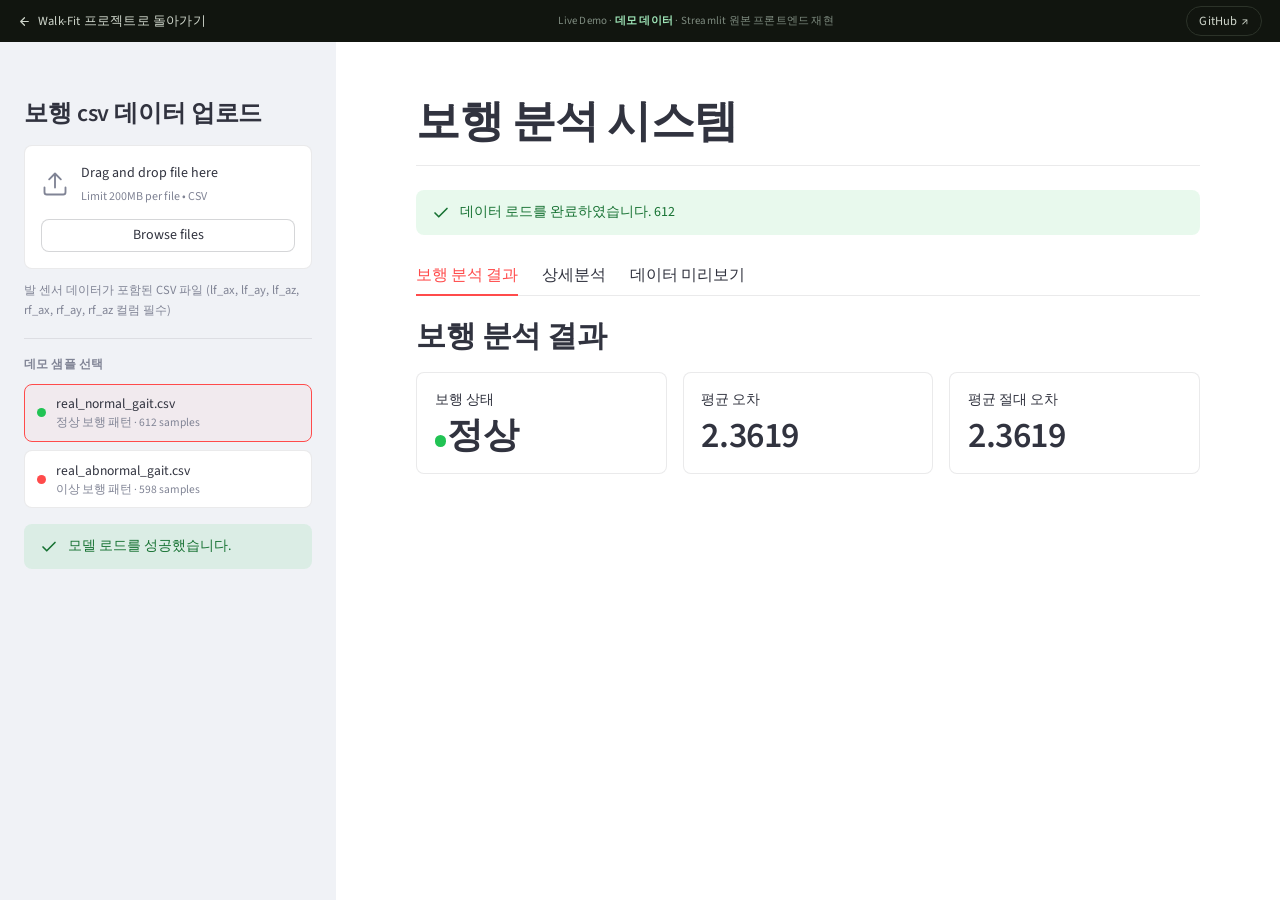
<file: projects/gait-analysis/demo.html>
<!DOCTYPE html>
<html lang="ko">
<head>
<meta charset="UTF-8" />
<meta name="viewport" content="width=device-width, initial-scale=1.0" />
<title>보행 분석 — Live Demo</title>
<link rel="preconnect" href="https://fonts.googleapis.com" />
<link rel="preconnect" href="https://fonts.gstatic.com" crossorigin />
<link href="https://fonts.googleapis.com/css2?family=Source+Sans+3:ital,wght@0,300;0,400;0,600;0,700;1,400&family=Source+Code+Pro:wght@400;600&display=swap" rel="stylesheet" />
<script src="https://cdn.plot.ly/plotly-2.35.2.min.js" charset="utf-8"></script>
<style>
  :root{
    --st-text:#31333F; --st-faded:#808495; --st-red:#FF4B4B; --st-red-d:#E03C3C;
    --st-sidebar:#F0F2F6; --st-border:rgba(49,51,63,.2); --st-border-light:rgba(49,51,63,.1);
    --st-bg:#FFFFFF;
    --font:'Source Sans 3','Source Sans Pro',system-ui,-apple-system,sans-serif;
    --mono:'Source Code Pro',ui-monospace,monospace;
  }
  *,*::before,*::after{box-sizing:border-box;margin:0;padding:0}
  html,body{height:100%}
  body{font-family:var(--font);color:var(--st-text);background:var(--st-bg);
    -webkit-font-smoothing:antialiased;line-height:1.6;font-weight:400}
  button{font-family:inherit;cursor:pointer}

  /* portfolio return bar (host chrome, not part of original app) */
  .retbar{height:42px;background:#11150f;color:#cfd6cb;display:flex;align-items:center;
    justify-content:space-between;padding:0 18px;font-size:12.5px;letter-spacing:.2px}
  .retbar a{color:#cfd6cb;text-decoration:none;display:inline-flex;align-items:center;gap:7px}
  .retbar a:hover{color:#fff}
  .retbar .mid{color:#7f8c80;font-size:11px}
  .retbar .mid b{color:#9fe6b8;font-weight:600}
  .retbar .gh{border:1px solid #2c3329;border-radius:999px;padding:4px 12px}
  @media (max-width:680px){ .retbar .mid{display:none} }

  /* ===== streamlit app shell ===== */
  .stApp{display:flex;height:calc(100vh - 42px);overflow:hidden}

  /* sidebar */
  .sidebar{width:336px;flex:0 0 336px;background:var(--st-sidebar);overflow-y:auto;
    padding:3.5rem 1.5rem 2rem;position:relative}
  .sidebar h2{font-size:1.5rem;font-weight:600;letter-spacing:-.005em;margin-bottom:1rem;line-height:1.3}
  .sb-collapse{position:absolute;top:.6rem;right:.6rem;width:30px;height:30px;border:none;background:none;
    color:var(--st-faded);border-radius:.5rem;display:grid;place-items:center}
  .sb-collapse:hover{background:rgba(49,51,63,.07);color:var(--st-text)}

  /* file uploader */
  .uploader{border:1px solid var(--st-border-light);border-radius:.5rem;background:#fff;
    padding:1rem;margin-bottom:.75rem}
  .uploader-drop{display:flex;align-items:center;gap:.75rem}
  .uploader-icon{color:var(--st-faded);flex:0 0 auto}
  .uploader-txt{flex:1;min-width:0}
  .uploader-main{font-size:.875rem;color:var(--st-text);font-weight:400}
  .uploader-sub{font-size:.75rem;color:var(--st-faded);margin-top:2px}
  .browse-btn{display:inline-block;margin-top:.85rem;font-size:.875rem;font-weight:400;
    border:1px solid var(--st-border);background:#fff;color:var(--st-text);
    padding:.32rem .75rem;border-radius:.5rem;transition:.15s;width:100%}
  .browse-btn:hover{border-color:var(--st-red);color:var(--st-red)}
  .sb-hint{font-size:.78rem;color:var(--st-faded);margin:.4rem 0 1.1rem}

  /* demo sample chooser (host helper, styled like streamlit) */
  .demo-pick{border-top:1px solid var(--st-border-light);padding-top:1rem;margin-top:.5rem}
  .demo-pick-h{font-size:.75rem;font-weight:600;color:var(--st-faded);text-transform:uppercase;
    letter-spacing:.04em;margin-bottom:.6rem}
  .demo-btn{display:flex;align-items:center;gap:.6rem;width:100%;text-align:left;
    border:1px solid var(--st-border-light);background:#fff;color:var(--st-text);
    padding:.6rem .75rem;border-radius:.5rem;margin-bottom:.5rem;font-size:.85rem;transition:.15s}
  .demo-btn:hover{border-color:var(--st-red)}
  .demo-btn.on{border-color:var(--st-red);background:rgba(255,75,75,.05)}
  .demo-btn .dot{width:9px;height:9px;border-radius:50%;flex:0 0 auto}
  .demo-btn small{display:block;color:var(--st-faded);font-size:.72rem;margin-top:1px}

  /* sidebar success */
  .st-success,.st-info,.st-error{border-radius:.5rem;padding:.75rem 1rem;font-size:.875rem;
    display:flex;align-items:flex-start;gap:.6rem;line-height:1.5}
  .st-success{background:rgba(33,195,84,.1);color:#177233}
  .st-info{background:rgba(28,131,225,.1);color:#0c5394}
  .st-error{background:rgba(255,43,43,.09);color:#bd2626}
  .st-success svg,.st-info svg,.st-error svg{flex:0 0 auto;margin-top:2px}
  .sb-success{margin-top:1rem}

  /* main */
  .main{flex:1;overflow-y:auto;padding:3.5rem 5rem 6rem}
  .main-inner{max-width:none}
  h1.title{font-size:2.75rem;font-weight:700;letter-spacing:-.01em;line-height:1.15;padding-bottom:.4rem}
  .divider{border:none;border-top:1px solid var(--st-border-light);margin:.6rem 0 1.5rem}
  h2.hdr{font-size:1.875rem;font-weight:600;letter-spacing:-.005em;margin:.4rem 0 1rem;line-height:1.3}
  h3.sub{font-size:1.3rem;font-weight:600;margin:1.3rem 0 .7rem}

  /* info markdown block */
  .md-guide{font-size:1rem;color:var(--st-text)}
  .md-guide h3{font-size:1.3rem;font-weight:600;margin:1.4rem 0 .8rem}
  .md-guide p{margin:.5rem 0}
  .md-guide ul{margin:.4rem 0 .8rem 1.4rem}
  .md-guide li{margin:.25rem 0}
  .md-guide code{font-family:var(--mono);font-size:.82em;background:rgba(49,51,63,.08);
    color:#E03C3C;padding:.1em .4em;border-radius:.35rem}
  .md-guide strong{font-weight:600}

  /* tabs */
  .tabs{display:flex;gap:1.5rem;border-bottom:1px solid var(--st-border-light);margin-bottom:1.3rem}
  .tab{background:none;border:none;padding:.55rem 0;font-size:1rem;color:var(--st-text);
    position:relative;font-weight:400;white-space:nowrap}
  .tab:hover{color:var(--st-red)}
  .tab.on{color:var(--st-red)}
  .tab.on::after{content:"";position:absolute;left:0;right:0;bottom:-1px;height:2px;background:var(--st-red)}
  .tabpane{display:none;animation:fade .25s}
  .tabpane.on{display:block}
  @keyframes fade{from{opacity:0}}

  /* metrics */
  .metric-row{display:flex;gap:1rem;flex-wrap:wrap}
  .metric{flex:1;min-width:180px;background:#fff;border:1px solid var(--st-border-light);
    border-radius:.5rem;padding:1rem 1.1rem}
  .metric-label{font-size:.875rem;color:var(--st-text);font-weight:400;display:flex;align-items:center;gap:.3rem}
  .metric-value{font-size:2.25rem;font-weight:600;letter-spacing:-.01em;line-height:1.2;margin-top:.15rem;
    font-variant-numeric:tabular-nums}

  /* status badge color dot */
  .status-dot{display:inline-block;width:.7rem;height:.7rem;border-radius:50%;margin-right:.1rem}

  /* selectbox */
  .field-label{font-size:.875rem;color:var(--st-text);margin-bottom:.35rem}
  .selectbox{position:relative;max-width:100%;margin-bottom:1.2rem}
  .selectbox select{appearance:none;width:100%;font-family:inherit;font-size:1rem;color:var(--st-text);
    background:#fff;border:1px solid var(--st-border-light);border-radius:.5rem;
    padding:.5rem 2.2rem .5rem .75rem;cursor:pointer}
  .selectbox select:focus{outline:none;border-color:var(--st-red);box-shadow:0 0 0 1px var(--st-red)}
  .selectbox::after{content:"";position:absolute;right:.85rem;top:50%;width:.5rem;height:.5rem;
    border-right:2px solid var(--st-faded);border-bottom:2px solid var(--st-faded);
    transform:translateY(-70%) rotate(45deg);pointer-events:none}

  .chart-card{border:1px solid var(--st-border-light);border-radius:.5rem;padding:.25rem;background:#fff}
  #gaitChart{width:100%;height:500px}

  .two-col{display:grid;grid-template-columns:1fr 1fr;gap:1.5rem;margin-top:1.2rem}
  @media (max-width:900px){ .two-col{grid-template-columns:1fr} }

  /* dataframe */
  .df-wrap{border:1px solid var(--st-border-light);border-radius:.5rem;overflow:auto;background:#fff;max-height:430px}
  table.df{border-collapse:collapse;width:100%;font-size:.8rem;font-variant-numeric:tabular-nums}
  table.df th,table.df td{padding:.3rem .65rem;text-align:right;white-space:nowrap;
    border-right:1px solid var(--st-border-light);border-bottom:1px solid var(--st-border-light)}
  table.df thead th{position:sticky;top:0;background:#FAFAFB;font-weight:600;color:var(--st-text);z-index:1}
  table.df td.idx,table.df th.idx{position:sticky;left:0;background:#FAFAFB;color:var(--st-faded);
    text-align:right;font-weight:600;z-index:1}
  table.df thead th.idx{z-index:2}
  table.df tr:hover td{background:rgba(255,75,75,.03)}
  table.df td.k{text-align:left;font-weight:400}

  .spinner-row{display:flex;align-items:center;gap:.6rem;color:var(--st-faded);font-size:.9rem;margin:1rem 0}
  .spin{width:16px;height:16px;border:2px solid rgba(49,51,63,.18);border-top-color:var(--st-red);
    border-radius:50%;animation:sp .7s linear infinite}
  @keyframes sp{to{transform:rotate(360deg)}}

  @media (max-width:760px){
    .main{padding:2rem 1.25rem 4rem}
    h1.title{font-size:2.1rem}
    .sidebar{position:fixed;z-index:30;height:calc(100vh - 42px);box-shadow:4px 0 24px rgba(0,0,0,.12);
      transform:translateX(-100%);transition:transform .25s}
    .sidebar.open{transform:translateX(0)}
    .mobile-sb-btn{display:grid!important}
  }
  .mobile-sb-btn{display:none;position:fixed;top:52px;left:10px;z-index:31;width:38px;height:38px;
    border-radius:.5rem;background:#fff;border:1px solid var(--st-border-light);place-items:center;
    box-shadow:0 2px 8px rgba(0,0,0,.1)}
</style>
</head>
<body>

<div class="retbar">
  <a href="../../index.html"><svg width="13" height="13" viewBox="0 0 24 24" fill="none" stroke="currentColor" stroke-width="2.2" stroke-linecap="round" stroke-linejoin="round"><path d="M19 12H5M12 19l-7-7 7-7"/></svg> Walk-Fit 프로젝트로 돌아가기</a>
  <span class="mid">Live Demo · <b>데모 데이터</b> · Streamlit 원본 프론트엔드 재현</span>
  <a class="gh" href="https://github.com/dalgona039/gait-analysis-project" target="_blank" rel="noopener">GitHub ↗</a>
</div>

<button class="mobile-sb-btn" id="mobileSbBtn" aria-label="사이드바">
  <svg width="18" height="18" viewBox="0 0 24 24" fill="none" stroke="#31333F" stroke-width="2" stroke-linecap="round"><path d="M3 6h18M3 12h18M3 18h18"/></svg>
</button>

<div class="stApp">
  <!-- ===== sidebar ===== -->
  <aside class="sidebar" id="sidebar">
    <h2>보행 csv 데이터 업로드</h2>

    <div class="uploader">
      <div class="uploader-drop">
        <svg class="uploader-icon" width="28" height="28" viewBox="0 0 24 24" fill="none" stroke="currentColor" stroke-width="1.6" stroke-linecap="round" stroke-linejoin="round"><path d="M21 15v4a2 2 0 0 1-2 2H5a2 2 0 0 1-2-2v-4M17 8l-5-5-5 5M12 3v12"/></svg>
        <div class="uploader-txt">
          <div class="uploader-main">Drag and drop file here</div>
          <div class="uploader-sub">Limit 200MB per file • CSV</div>
        </div>
      </div>
      <button class="browse-btn" id="browseBtn">Browse files</button>
    </div>
    <div class="sb-hint">발 센서 데이터가 포함된 CSV 파일 (lf_ax, lf_ay, lf_az, rf_ax, rf_ay, rf_az 컬럼 필수)</div>

    <div class="demo-pick">
      <div class="demo-pick-h">데모 샘플 선택</div>
      <button class="demo-btn" data-sample="normal">
        <span class="dot" style="background:#21C354"></span>
        <span>real_normal_gait.csv<small>정상 보행 패턴 · 612 samples</small></span>
      </button>
      <button class="demo-btn" data-sample="abnormal">
        <span class="dot" style="background:#FF4B4B"></span>
        <span>real_abnormal_gait.csv<small>이상 보행 패턴 · 598 samples</small></span>
      </button>
    </div>

    <div class="sb-success sb-success-hidden" id="sbSuccess" style="display:none">
      <div class="st-success">
        <svg width="18" height="18" viewBox="0 0 24 24" fill="none" stroke="currentColor" stroke-width="2.2" stroke-linecap="round" stroke-linejoin="round"><path d="M20 6 9 17l-5-5"/></svg>
        <span>모델 로드를 성공했습니다.</span>
      </div>
    </div>
  </aside>

  <!-- ===== main ===== -->
  <main class="main">
    <div class="main-inner">
      <h1 class="title">보행 분석 시스템</h1>
      <hr class="divider" />

      <!-- initial empty state -->
      <div id="emptyState">
        <div class="st-info" style="margin-bottom:1.5rem">
          <svg width="18" height="18" viewBox="0 0 24 24" fill="none" stroke="currentColor" stroke-width="2.2" stroke-linecap="round" stroke-linejoin="round"><circle cx="12" cy="12" r="10"/><path d="M12 16v-4M12 8h.01"/></svg>
          <span>왼쪽 사이드바에서 CSV 파일을 업로드하세요.</span>
        </div>
        <div class="md-guide">
          <h3>CSV 파일 형식 안내</h3>
          <p><strong>필수 컬럼:</strong></p>
          <ul>
            <li><code>lf_ax</code>, <code>lf_ay</code>, <code>lf_az</code>: 왼발 가속도</li>
            <li><code>rf_ax</code>, <code>rf_ay</code>, <code>rf_az</code>: 오른발 가속도</li>
            <li><code>pelvis_ax</code>, <code>pelvis_ay</code>, <code>pelvis_az</code>: 골반 가속도</li>
          </ul>
          <p>최소 100개 이상의 샘플 필요</p>
        </div>
      </div>

      <!-- results state -->
      <div id="resultState" style="display:none">
        <div class="st-success" id="loadMsg" style="margin-bottom:1.3rem">
          <svg width="18" height="18" viewBox="0 0 24 24" fill="none" stroke="currentColor" stroke-width="2.2" stroke-linecap="round" stroke-linejoin="round"><path d="M20 6 9 17l-5-5"/></svg>
          <span id="loadMsgTxt">데이터 로드를 완료하였습니다.</span>
        </div>

        <div class="tabs">
          <button class="tab on" data-tab="t1">보행 분석 결과</button>
          <button class="tab" data-tab="t2">상세분석</button>
          <button class="tab" data-tab="t3">데이터 미리보기</button>
        </div>

        <!-- tab 1 -->
        <section class="tabpane on" id="t1">
          <h2 class="hdr">보행 분석 결과</h2>
          <div class="metric-row">
            <div class="metric">
              <div class="metric-label">보행 상태</div>
              <div class="metric-value" id="mStatus"><span class="status-dot"></span><span></span></div>
            </div>
            <div class="metric">
              <div class="metric-label">평균 오차</div>
              <div class="metric-value" id="mAvg">—</div>
            </div>
            <div class="metric">
              <div class="metric-label">평균 절대 오차</div>
              <div class="metric-value" id="mMae">—</div>
            </div>
          </div>
        </section>

        <!-- tab 2 -->
        <section class="tabpane" id="t2">
          <h2 class="hdr">상세 분석</h2>
          <div class="field-label">분석할 축을 선택합니다.</div>
          <div class="selectbox">
            <select id="axisSel">
              <option value="0">pelvis_ax</option>
              <option value="1">pelvis_ay</option>
              <option value="2">pelvis_az</option>
            </select>
          </div>
          <div class="chart-card"><div id="gaitChart"></div></div>

          <div class="two-col">
            <div>
              <h3 class="sub">오차 통계</h3>
              <div class="df-wrap">
                <table class="df" id="errStatTable">
                  <thead><tr><th class="idx"></th><th class="k" style="text-align:left">지표</th><th>값</th></tr></thead>
                  <tbody></tbody>
                </table>
              </div>
            </div>
            <div></div>
          </div>
        </section>

        <!-- tab 3 -->
        <section class="tabpane" id="t3">
          <h2 class="hdr">원본 데이터</h2>
          <div class="df-wrap" id="rawWrap"><table class="df" id="rawTable"></table></div>
          <h3 class="sub">데이터 통계</h3>
          <div class="df-wrap" id="descWrap"><table class="df" id="descTable"></table></div>
        </section>
      </div>
    </div>
  </main>
</div>

<script src="demo.js"></script>
</body>
</html>
</file>
<file: assets/style.css>
@import url('https://fonts.googleapis.com/css2?family=Inter:wght@300;400;500;600;700&family=JetBrains+Mono:wght@400;500&display=swap');

/* ============================================================
   TOKENS
   ============================================================ */
:root {
  --font-sans: 'Inter', system-ui, -apple-system, sans-serif;
  --font-mono: 'JetBrains Mono', ui-monospace, monospace;

  --color-primary:      #111111;
  --color-on-primary:   #FFFFFF;
  --color-canvas:       #FFFFFF;
  --color-surface-soft: #F5F5F2;
  --color-hairline:     #E0E0DC;
  --color-ink:          #111111;
  --color-ink-soft:     #666660;

  /* Color blocks — section storytelling */
  --block-lime:  #D4F5C4;
  --block-lilac: #E0D8F8;
  --block-cream: #F8F0DC;
  --block-mint:  #C8F0E8;
  --block-pink:  #F8D8E8;
  --block-coral: #F8D0C0;
  --block-navy:  #1C2440;
  --block-sky:   #CFE3F8;

  --spacing-section: 96px;
  --block-padding: 64px 80px;
  --max-width: 1200px;
  --radius-pill: 9999px;
  --radius-lg: 24px;
  --nav-h: 56px;
}

/* ============================================================
   RESET
   ============================================================ */
*, *::before, *::after { box-sizing: border-box; margin: 0; padding: 0; }

html { scroll-behavior: smooth; -webkit-text-size-adjust: 100%; }

body {
  font-family: var(--font-sans);
  font-weight: 400;
  color: var(--color-ink);
  background: var(--color-canvas);
  line-height: 1.5;
  -webkit-font-smoothing: antialiased;
  text-rendering: optimizeLegibility;
}

img { max-width: 100%; display: block; }
a { color: inherit; text-decoration: none; }
ul { list-style: none; }

/* ============================================================
   TYPOGRAPHY
   ============================================================ */
.display-xl { font-size: 72px; font-weight: 300; line-height: 1.00; letter-spacing: -1.5px; }
.display-lg { font-size: 52px; font-weight: 300; line-height: 1.10; letter-spacing: -0.8px; }
.headline   { font-size: 26px; font-weight: 600; line-height: 1.35; letter-spacing: -0.26px; }
.subhead    { font-size: 22px; font-weight: 300; line-height: 1.35; }
.body-lg    { font-size: 20px; font-weight: 300; line-height: 1.40; }
.body       { font-size: 17px; font-weight: 400; line-height: 1.55; }
.body-sm    { font-size: 15px; font-weight: 400; line-height: 1.50; }
.eyebrow {
  font-family: var(--font-mono);
  font-size: 12px;
  font-weight: 500;
  letter-spacing: 1.2px;
  text-transform: uppercase;
}
.ink-soft { color: var(--color-ink-soft); }

@media (max-width: 768px) {
  .display-xl { font-size: 46px; letter-spacing: -1px; }
  .display-lg { font-size: 36px; letter-spacing: -0.6px; }
  .headline   { font-size: 22px; }
  .subhead    { font-size: 19px; }
  .body-lg    { font-size: 18px; }
}

/* ============================================================
   LAYOUT PRIMITIVES
   ============================================================ */
.wrap { max-width: var(--max-width); margin: 0 auto; padding: 0 32px; }

.section { padding: var(--spacing-section) 0; }

.section-head { margin-bottom: 48px; }
.section-head .eyebrow { color: var(--color-ink-soft); display: block; margin-bottom: 14px; }

/* Color block — full-bleed band, rounded inner panel */
.block {
  padding: var(--spacing-section) 0;
}
.block-inner {
  max-width: var(--max-width);
  margin: 0 auto;
  border-radius: var(--radius-lg);
  padding: var(--block-padding);
}
.block-lime  .block-inner,  .bg-lime  { background: var(--block-lime); }
.block-lilac .block-inner,  .bg-lilac { background: var(--block-lilac); }
.block-cream .block-inner,  .bg-cream { background: var(--block-cream); }
.block-mint  .block-inner,  .bg-mint  { background: var(--block-mint); }
.block-pink  .block-inner,  .bg-pink  { background: var(--block-pink); }
.block-coral .block-inner,  .bg-coral { background: var(--block-coral); }
.block-navy  .block-inner,  .bg-navy  { background: var(--block-navy); color: #fff; }
.block-sky   .block-inner,  .bg-sky   { background: var(--block-sky); }

@media (max-width: 768px) {
  :root { --spacing-section: 64px; }
  .wrap { padding: 0 20px; }
  .block-inner { padding: 40px 24px; border-radius: 18px; }
  .block { padding-left: 20px; padding-right: 20px; }
}

/* ============================================================
   BUTTONS (always pill)
   ============================================================ */
.btn {
  display: inline-flex;
  align-items: center;
  gap: 8px;
  font-family: var(--font-sans);
  font-size: 16px;
  font-weight: 500;
  border-radius: var(--radius-pill);
  cursor: pointer;
  transition: transform .15s ease, background .2s ease, color .2s ease, border-color .2s ease;
  white-space: nowrap;
}
.btn-primary {
  background: #111; color: #fff; padding: 11px 24px; border: 1.5px solid #111;
}
.btn-primary:hover { background: #2b2b2b; border-color: #2b2b2b; transform: translateY(-1px); }
.btn-secondary {
  background: #fff; color: #111; padding: 10px 22px; border: 1.5px solid var(--color-hairline);
}
.btn-secondary:hover { border-color: #111; transform: translateY(-1px); }
/* On dark/navy backgrounds */
.bg-navy .btn-secondary, .block-navy .btn-secondary {
  background: transparent; color: #fff; border-color: rgba(255,255,255,.4);
}
.bg-navy .btn-secondary:hover, .block-navy .btn-secondary:hover { border-color: #fff; }

/* ============================================================
   PILLS / TAGS
   ============================================================ */
.tags { display: flex; flex-wrap: wrap; gap: 8px; }
.tag {
  font-family: var(--font-mono);
  font-size: 12px;
  letter-spacing: .4px;
  padding: 6px 13px;
  border-radius: var(--radius-pill);
  background: #111;
  color: #fff;
  line-height: 1;
}
.tag-soft {
  background: transparent;
  color: var(--color-ink);
  border: 1px solid var(--color-hairline);
}
/* tags on dark surfaces */
.bg-navy .tag, .block-navy .tag { background: #fff; color: #111; }

/* ============================================================
   NAV
   ============================================================ */
.nav {
  position: sticky; top: 0; z-index: 100;
  height: var(--nav-h);
  background: rgba(255,255,255,.88);
  backdrop-filter: saturate(180%) blur(12px);
  border-bottom: 1px solid var(--color-hairline);
}
.nav-inner {
  max-width: var(--max-width);
  margin: 0 auto;
  height: 100%;
  padding: 0 32px;
  display: flex;
  align-items: center;
  gap: 28px;
}
.nav-brand { font-weight: 600; font-size: 17px; letter-spacing: -.2px; }
.nav-links { display: flex; align-items: center; gap: 26px; margin-left: auto; }
.nav-link {
  font-size: 15px; font-weight: 500; color: var(--color-ink-soft);
  transition: color .15s ease; position: relative;
}
.nav-link:hover { color: var(--color-ink); }

/* dropdown */
.nav-drop { position: relative; }
.nav-drop::after {
  content: "";
  position: absolute;
  top: 100%;
  left: 50%;
  width: 260px;
  transform: translateX(-50%);
  height: 20px;
  pointer-events: auto;
}
.nav-drop > .nav-link { display: inline-flex; align-items: center; gap: 5px; cursor: pointer; }
.nav-drop-menu {
  position: absolute; top: calc(100% + 12px); left: 50%; transform: translateX(-50%) translateY(0);
  background: #fff;
  border: 1px solid var(--color-hairline);
  border-radius: 16px;
  padding: 8px;
  min-width: 220px;
  display: flex; flex-direction: column; gap: 2px;
  opacity: 0; visibility: hidden; pointer-events: none;
  transition: opacity .18s ease, transform .18s ease, visibility .18s;
}
.nav-drop.open .nav-drop-menu,
.nav-drop:hover .nav-drop-menu {
  opacity: 1; visibility: visible; pointer-events: auto; transform: translateX(-50%) translateY(0);
}
.nav-drop-menu a {
  font-size: 14px; font-weight: 500; color: var(--color-ink-soft);
  padding: 9px 14px; border-radius: 10px; transition: background .12s ease, color .12s ease;
  display: flex; align-items: center; gap: 9px;
}
.nav-drop-menu a:hover { background: var(--color-surface-soft); color: var(--color-ink); }
.nav-drop-menu .dot { width: 9px; height: 9px; border-radius: 50%; flex: none; }

.nav-cta { margin-left: 4px; }

.nav-toggle {
  display: none; margin-left: auto;
  background: none; border: none; cursor: pointer; padding: 8px;
  flex-direction: column; gap: 5px;
}
.nav-toggle span { width: 22px; height: 2px; background: #111; display: block; transition: .2s; }

@media (max-width: 880px) {
  .nav-drop::after { display: none; }
  .nav-toggle { display: flex; }
  .nav-links {
    position: absolute; top: var(--nav-h); left: 0; right: 0;
    flex-direction: column; align-items: stretch; gap: 0;
    background: #fff; border-bottom: 1px solid var(--color-hairline);
    padding: 8px 20px 20px;
    margin-left: 0;
    max-height: 0; overflow: hidden; opacity: 0; pointer-events: none;
    transition: max-height .28s ease, opacity .2s ease, padding .28s ease;
  }
  .nav.open .nav-links { max-height: 560px; opacity: 1; pointer-events: auto; }
  .nav-link { padding: 13px 0; border-bottom: 1px solid var(--color-surface-soft); }
  .nav-drop-menu {
    position: static; transform: none; opacity: 1; visibility: visible; pointer-events: auto;
    border: none; border-radius: 0; padding: 0 0 6px 14px; min-width: 0;
    display: none;
  }
  .nav-drop.open .nav-drop-menu { display: flex; }
  .nav-cta { margin: 14px 0 0; align-self: flex-start; }
}

/* ============================================================
   MARQUEE
   ============================================================ */
.marquee {
  background: #111; color: #fff; overflow: hidden;
  padding: 22px 0; white-space: nowrap;
  border-top: 1px solid #111; border-bottom: 1px solid #111;
}
.marquee-track {
  display: inline-flex; gap: 0; align-items: center;
  animation: marquee 28s linear infinite;
}
.marquee:hover .marquee-track { animation-play-state: paused; }
.marquee-item {
  font-family: var(--font-mono); font-size: 17px; letter-spacing: .5px;
  padding: 0 28px; color: #fff;
}
.marquee-item.dim { color: rgba(255,255,255,.4); }
@keyframes marquee { from { transform: translateX(0); } to { transform: translateX(-50%); } }
@media (prefers-reduced-motion: reduce) { .marquee-track { animation: none; } }

/* ============================================================
   HERO
   ============================================================ */
.hero { padding: 88px 0 72px; }
.hero .eyebrow { color: var(--color-ink-soft); display: block; margin-bottom: 22px; }
.hero h1 { margin-bottom: 26px; max-width: 14ch; }
.hero-lead { max-width: 46ch; color: var(--color-ink-soft); margin-bottom: 36px; }
.hero-actions { display: flex; gap: 12px; flex-wrap: wrap; }

/* ============================================================
   ABOUT
   ============================================================ */
.about-grid { display: grid; grid-template-columns: 1fr 1fr; gap: 64px; align-items: start; }
.about-bio { max-width: 52ch; }
.about-bio p + p { margin-top: 18px; }
.interests-title { display: block; margin-bottom: 18px; color: var(--color-ink-soft); }
@media (max-width: 880px) { .about-grid { grid-template-columns: 1fr; gap: 40px; } }

/* ============================================================
   PUBLICATION CARD
   ============================================================ */
.pub-card { display: grid; grid-template-columns: 1.4fr 1fr; gap: 48px; align-items: start; }
.pub-meta .eyebrow { display: block; margin-bottom: 16px; }
.pub-status {
  display: inline-flex; align-items: center; gap: 7px;
  font-family: var(--font-mono); font-size: 12px; letter-spacing: .5px;
  padding: 6px 13px; border-radius: var(--radius-pill);
  border: 1px solid rgba(17,17,17,.25); margin-top: 22px;
}
.pub-status .dot { width: 8px; height: 8px; border-radius: 50%; background: #C99A2E; }
@media (max-width: 880px) { .pub-card { grid-template-columns: 1fr; gap: 28px; } }

/* publication list (multiple entries) */
.pub-list { display: grid; gap: 0; }
.pub-item {
  display: grid; grid-template-columns: 0.85fr 1.55fr; gap: 44px;
  padding: 38px 0; border-top: 1px solid rgba(17,17,17,.16); align-items: start;
}
.pub-item:first-child { border-top: none; padding-top: 8px; }
.pub-item .pub-side .eyebrow { display: block; margin-bottom: 14px; }
.pub-item h3 { font-size: 23px; font-weight: 600; line-height: 1.3; letter-spacing: -.3px; margin-bottom: 12px; }
.pub-item .pub-flag {
  display: inline-flex; align-items: center; gap: 6px;
  font-family: var(--font-mono); font-size: 11px; letter-spacing: .5px;
  padding: 4px 10px; border-radius: var(--radius-pill);
  background: #111; color: #fff; margin-bottom: 16px;
}
.pub-metrics { display: flex; flex-wrap: wrap; gap: 8px; margin-top: 18px; }
@media (max-width: 880px) {
  .pub-item { grid-template-columns: 1fr; gap: 16px; padding: 30px 0; }
  .pub-item h3 { font-size: 20px; }
}

/* ============================================================
   PROJECT GRID (home)
   ============================================================ */
.proj-grid {
  display: grid; grid-template-columns: repeat(3, 1fr); gap: 20px;
}
@media (max-width: 980px) { .proj-grid { grid-template-columns: repeat(2, 1fr); } }
@media (max-width: 620px) { .proj-grid { grid-template-columns: 1fr; } }

.proj-card {
  border: 1px solid var(--color-hairline);
  border-radius: var(--radius-lg);
  padding: 28px;
  display: flex; flex-direction: column;
  min-height: 280px;
  transition: transform .2s ease, border-color .2s ease;
  position: relative; overflow: hidden;
  background: #fff;
}
.proj-card:hover { transform: translateY(-4px); border-color: #111; }
.proj-card .swatch {
  width: 44px; height: 44px; border-radius: 12px; margin-bottom: 22px;
}
.proj-card h3 { font-size: 20px; font-weight: 600; letter-spacing: -.3px; margin-bottom: 10px; line-height: 1.25; }
.proj-card .proj-desc { color: var(--color-ink-soft); font-size: 15px; line-height: 1.5; margin-bottom: 18px; flex: 1; }
.proj-card .proj-tags { font-family: var(--font-mono); font-size: 11px; letter-spacing: .3px; color: var(--color-ink-soft); margin-bottom: 18px; line-height: 1.6; }
.proj-link {
  font-size: 14px; font-weight: 600; display: inline-flex; align-items: center; gap: 6px;
  transition: gap .15s ease;
}
.proj-card:hover .proj-link { gap: 11px; }

/* ============================================================
   FOOTER
   ============================================================ */
.footer { background: #111; color: #fff; padding: 80px 0 40px; }
.footer-top { display: flex; justify-content: space-between; align-items: flex-end; gap: 40px; flex-wrap: wrap; margin-bottom: 56px; }
.footer h2 { font-size: 40px; font-weight: 300; letter-spacing: -.8px; line-height: 1.1; }
.footer-links { display: flex; gap: 14px; flex-wrap: wrap; }
.footer-bottom {
  display: flex; justify-content: space-between; align-items: center; gap: 16px; flex-wrap: wrap;
  padding-top: 28px; border-top: 1px solid rgba(255,255,255,.16);
  font-family: var(--font-mono); font-size: 12px; letter-spacing: .5px; color: rgba(255,255,255,.55);
}
.footer-bottom a { color: rgba(255,255,255,.55); }
.footer-bottom a:hover { color: #fff; }

/* ============================================================
   PROJECT PAGE BITS
   ============================================================ */
.proj-hero { padding: 0; }
.proj-hero .block-inner { padding: 72px 80px; }
.proj-hero .eyebrow { display: block; margin-bottom: 18px; }
.proj-hero h1 { margin-bottom: 20px; max-width: 18ch; }
.proj-hero .lead { max-width: 56ch; margin-bottom: 30px; }
.proj-hero .block-navy .lead, .block-navy .lead { color: rgba(255,255,255,.82); }
.proj-hero-actions { display: flex; gap: 12px; flex-wrap: wrap; margin-top: 8px; align-items: center; }
@media (max-width: 768px) { .proj-hero .block-inner { padding: 44px 26px; } }

.lead { color: var(--color-ink-soft); }

/* feature list */
.feature-list { display: grid; gap: 2px; }
.feature-list li {
  display: grid; grid-template-columns: 28px 1fr; gap: 14px; align-items: start;
  padding: 16px 0; border-bottom: 1px solid var(--color-hairline);
}
.feature-list li .idx { font-family: var(--font-mono); font-size: 13px; color: var(--color-ink-soft); padding-top: 2px; }
.feature-list li .ft-body { font-size: 16px; line-height: 1.5; }
.feature-list li .ft-body strong { font-weight: 600; }
.block-navy .feature-list li, .bg-navy .feature-list li { border-color: rgba(255,255,255,.18); }
.block-navy .feature-list .idx, .bg-navy .feature-list .idx { color: rgba(255,255,255,.55); }

/* big stats */
.stats { display: grid; grid-template-columns: repeat(4, 1fr); gap: 20px; }
.stat .num { font-size: 52px; font-weight: 300; letter-spacing: -1.5px; line-height: 1; }
.stat .lbl { font-family: var(--font-mono); font-size: 12px; letter-spacing: .5px; color: var(--color-ink-soft); margin-top: 12px; text-transform: uppercase; }
@media (max-width: 880px) { .stats { grid-template-columns: repeat(2, 1fr); gap: 32px 20px; } }
@media (max-width: 460px) { .stats { grid-template-columns: 1fr 1fr; } .stat .num { font-size: 40px; } }

/* stack columns */
.stack-grid { display: grid; grid-template-columns: repeat(2, 1fr); gap: 36px 56px; }
.stack-col h4 { font-family: var(--font-mono); font-size: 12px; letter-spacing: 1px; text-transform: uppercase; margin-bottom: 14px; color: var(--color-ink); }
.stack-col ul li { padding: 7px 0; font-size: 15px; border-bottom: 1px solid rgba(17,17,17,.1); }
.stack-col ul li:last-child { border-bottom: none; }
@media (max-width: 620px) { .stack-grid { grid-template-columns: 1fr; gap: 28px; } }

/* generic two-col */
.two-col { display: grid; grid-template-columns: 1.1fr 1fr; gap: 56px; align-items: start; }
@media (max-width: 880px) { .two-col { grid-template-columns: 1fr; gap: 32px; } }

/* data table */
.dtable { width: 100%; border-collapse: collapse; font-size: 15px; }
.dtable th, .dtable td { text-align: left; padding: 14px 16px; border-bottom: 1px solid rgba(17,17,17,.14); }
.dtable th { font-family: var(--font-mono); font-size: 11px; letter-spacing: .6px; text-transform: uppercase; color: var(--color-ink-soft); font-weight: 500; }
.dtable td.em { font-weight: 600; }

/* model/pipeline flow */
.flow { display: flex; flex-wrap: wrap; align-items: center; gap: 10px; }
.flow .node {
  font-family: var(--font-mono); font-size: 13px;
  padding: 10px 15px; border-radius: 12px; background: rgba(255,255,255,.6);
  border: 1px solid rgba(17,17,17,.18);
}
.flow .arrow { font-family: var(--font-mono); color: var(--color-ink-soft); }
.block-navy .flow .node { background: rgba(255,255,255,.1); border-color: rgba(255,255,255,.25); color: #fff; }

/* back/footer nav */
.proj-foot { padding: 56px 0 88px; }
.proj-foot-actions { display: flex; gap: 12px; flex-wrap: wrap; }

/* media placeholder */
.media-ph {
  border-radius: var(--radius-lg);
  background-image: repeating-linear-gradient(45deg, rgba(17,17,17,.05) 0 12px, transparent 12px 24px);
  border: 1px solid var(--color-hairline);
  display: flex; align-items: center; justify-content: center;
  min-height: 220px;
}
.media-ph span { font-family: var(--font-mono); font-size: 12px; letter-spacing: .5px; color: var(--color-ink-soft); }

/* utility */
.mt-s { margin-top: 16px; } .mt-m { margin-top: 28px; } .mt-l { margin-top: 44px; }
.mb-s { margin-bottom: 16px; } .mb-m { margin-bottom: 28px; }
.divider { height: 1px; background: var(--color-hairline); border: none; margin: 0; }
</file>
